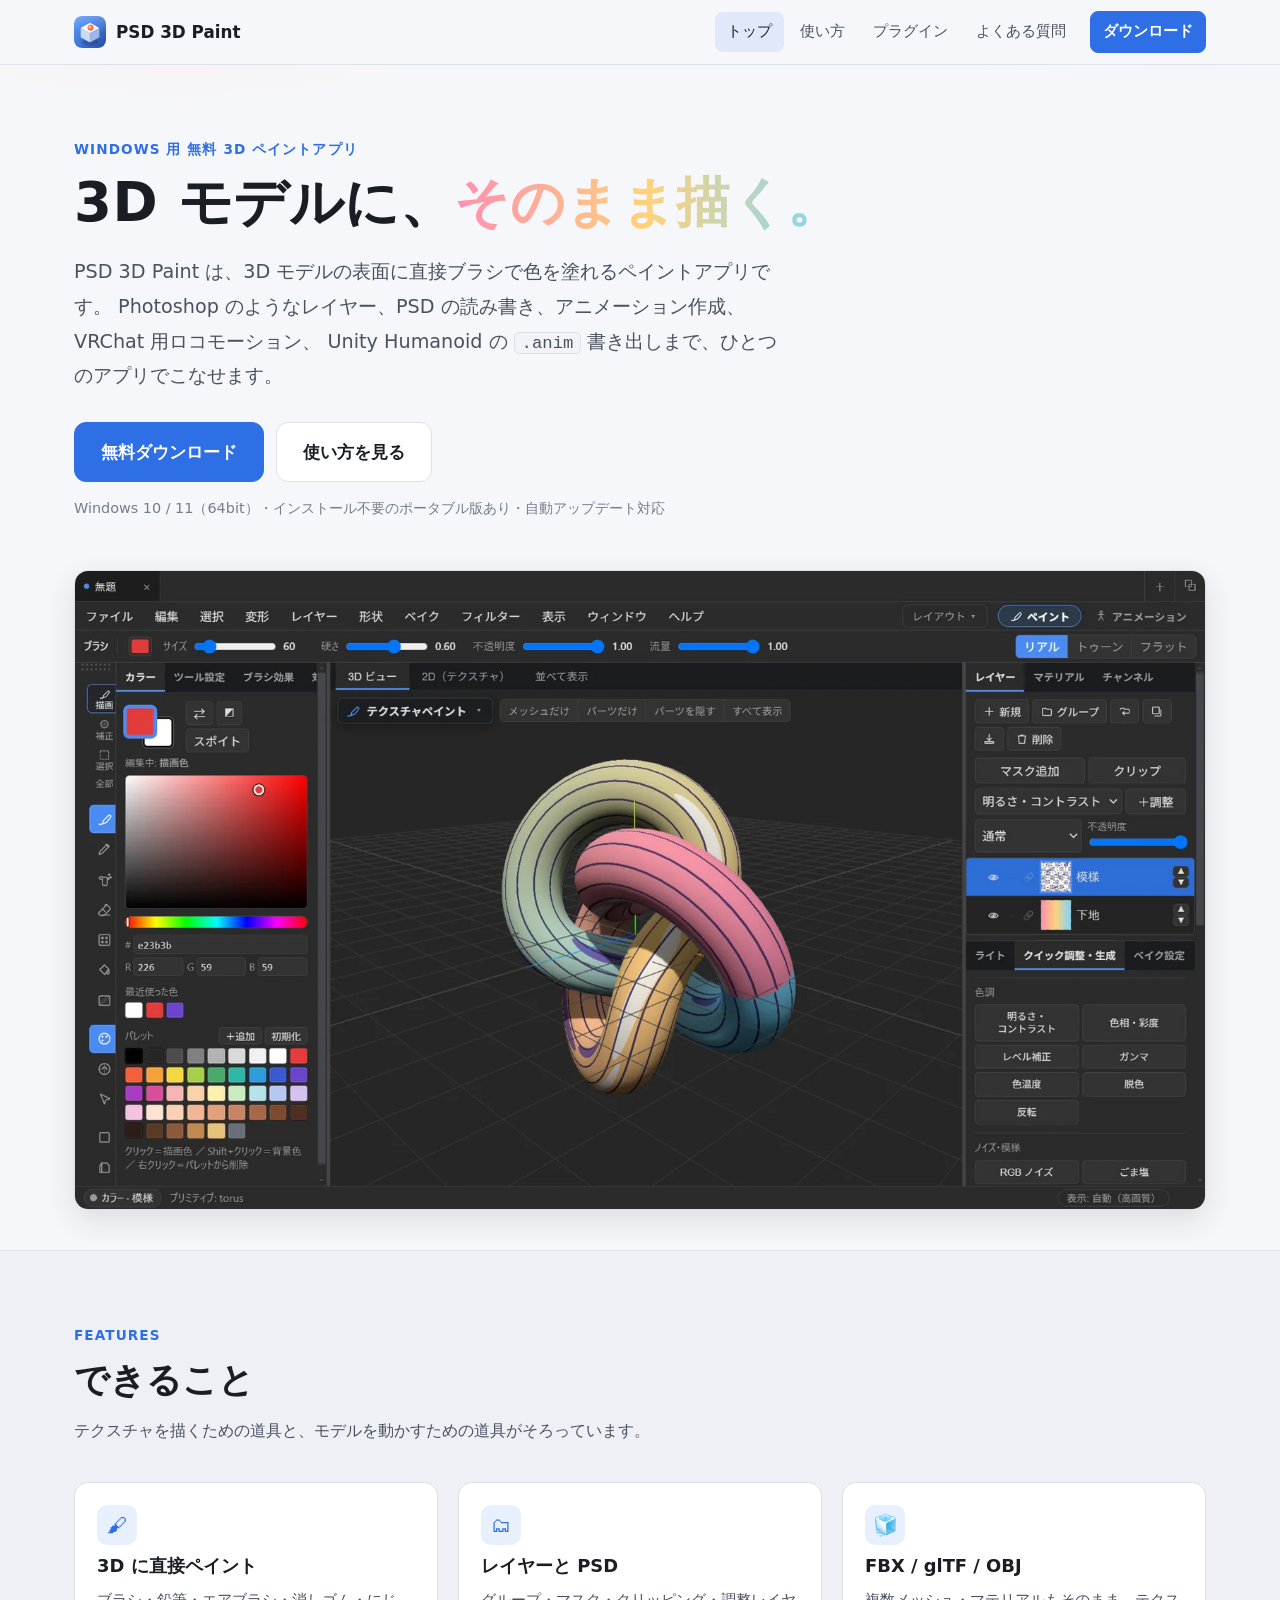
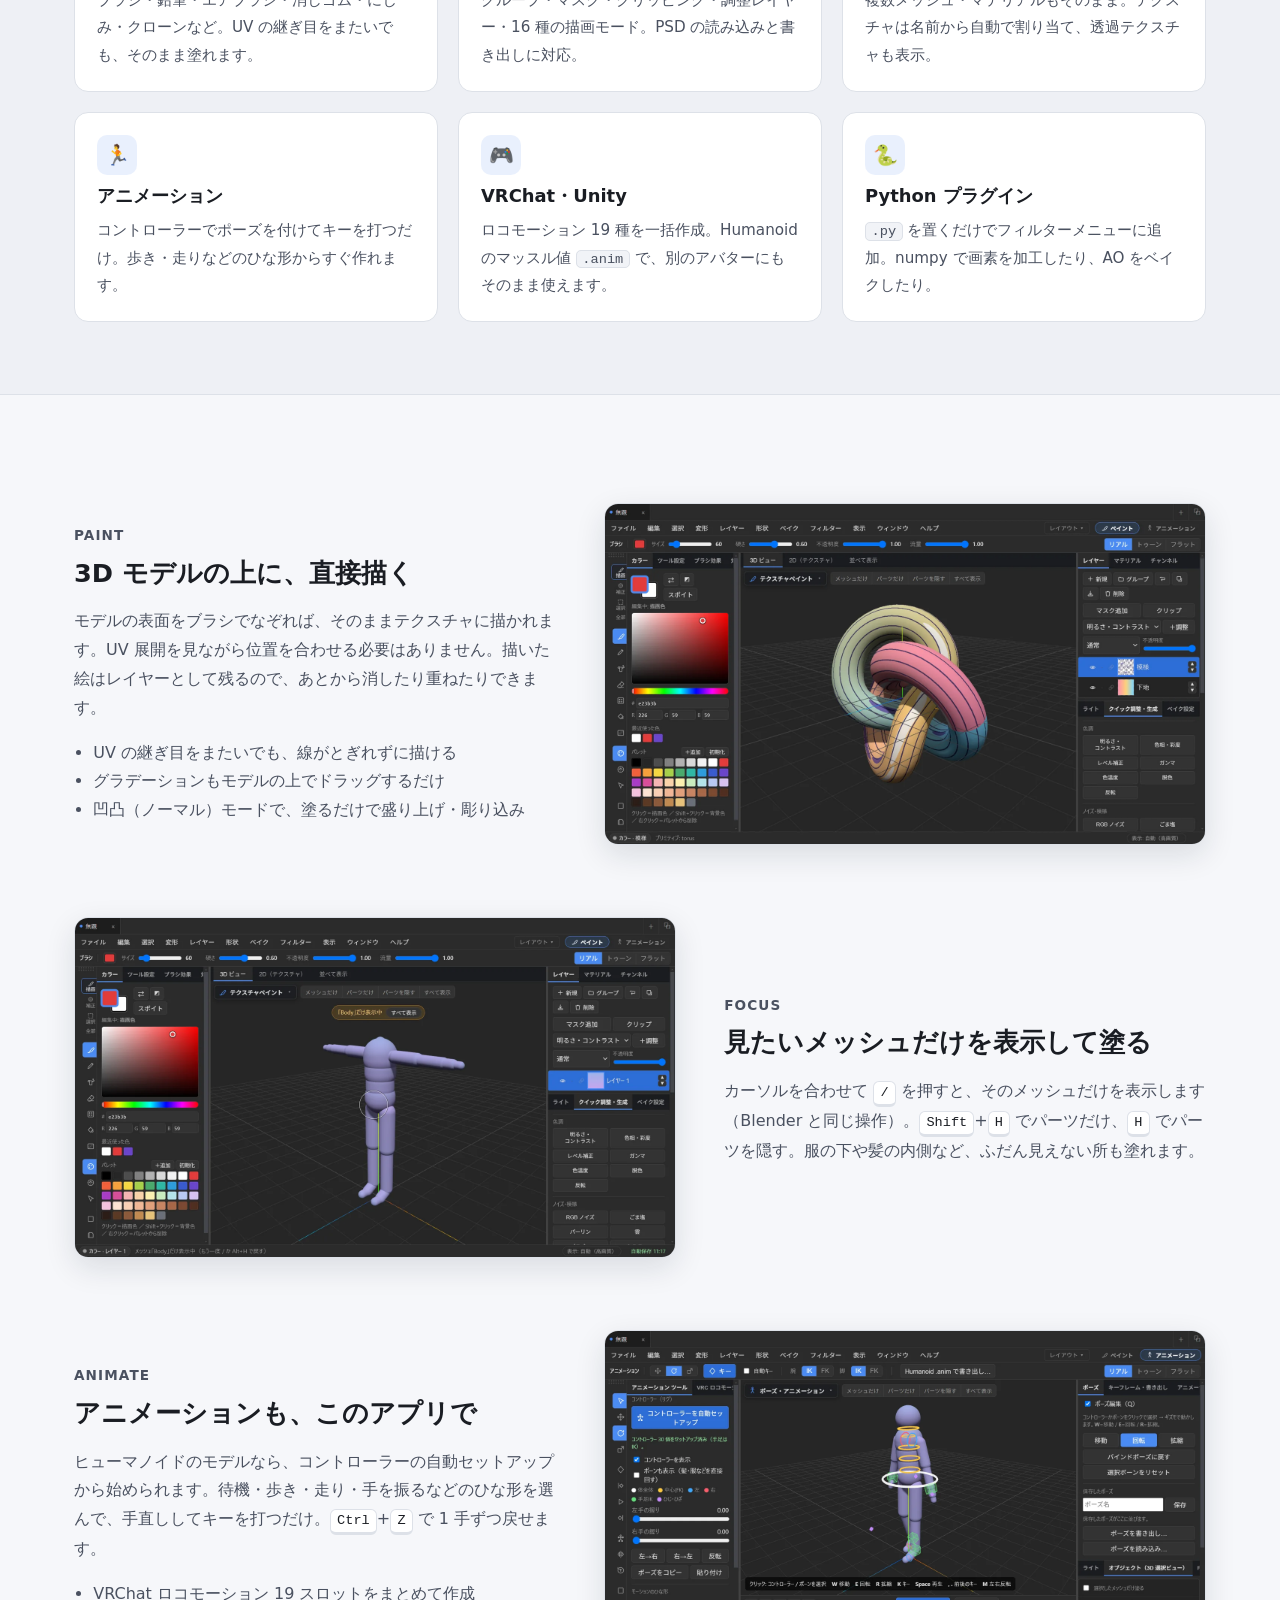
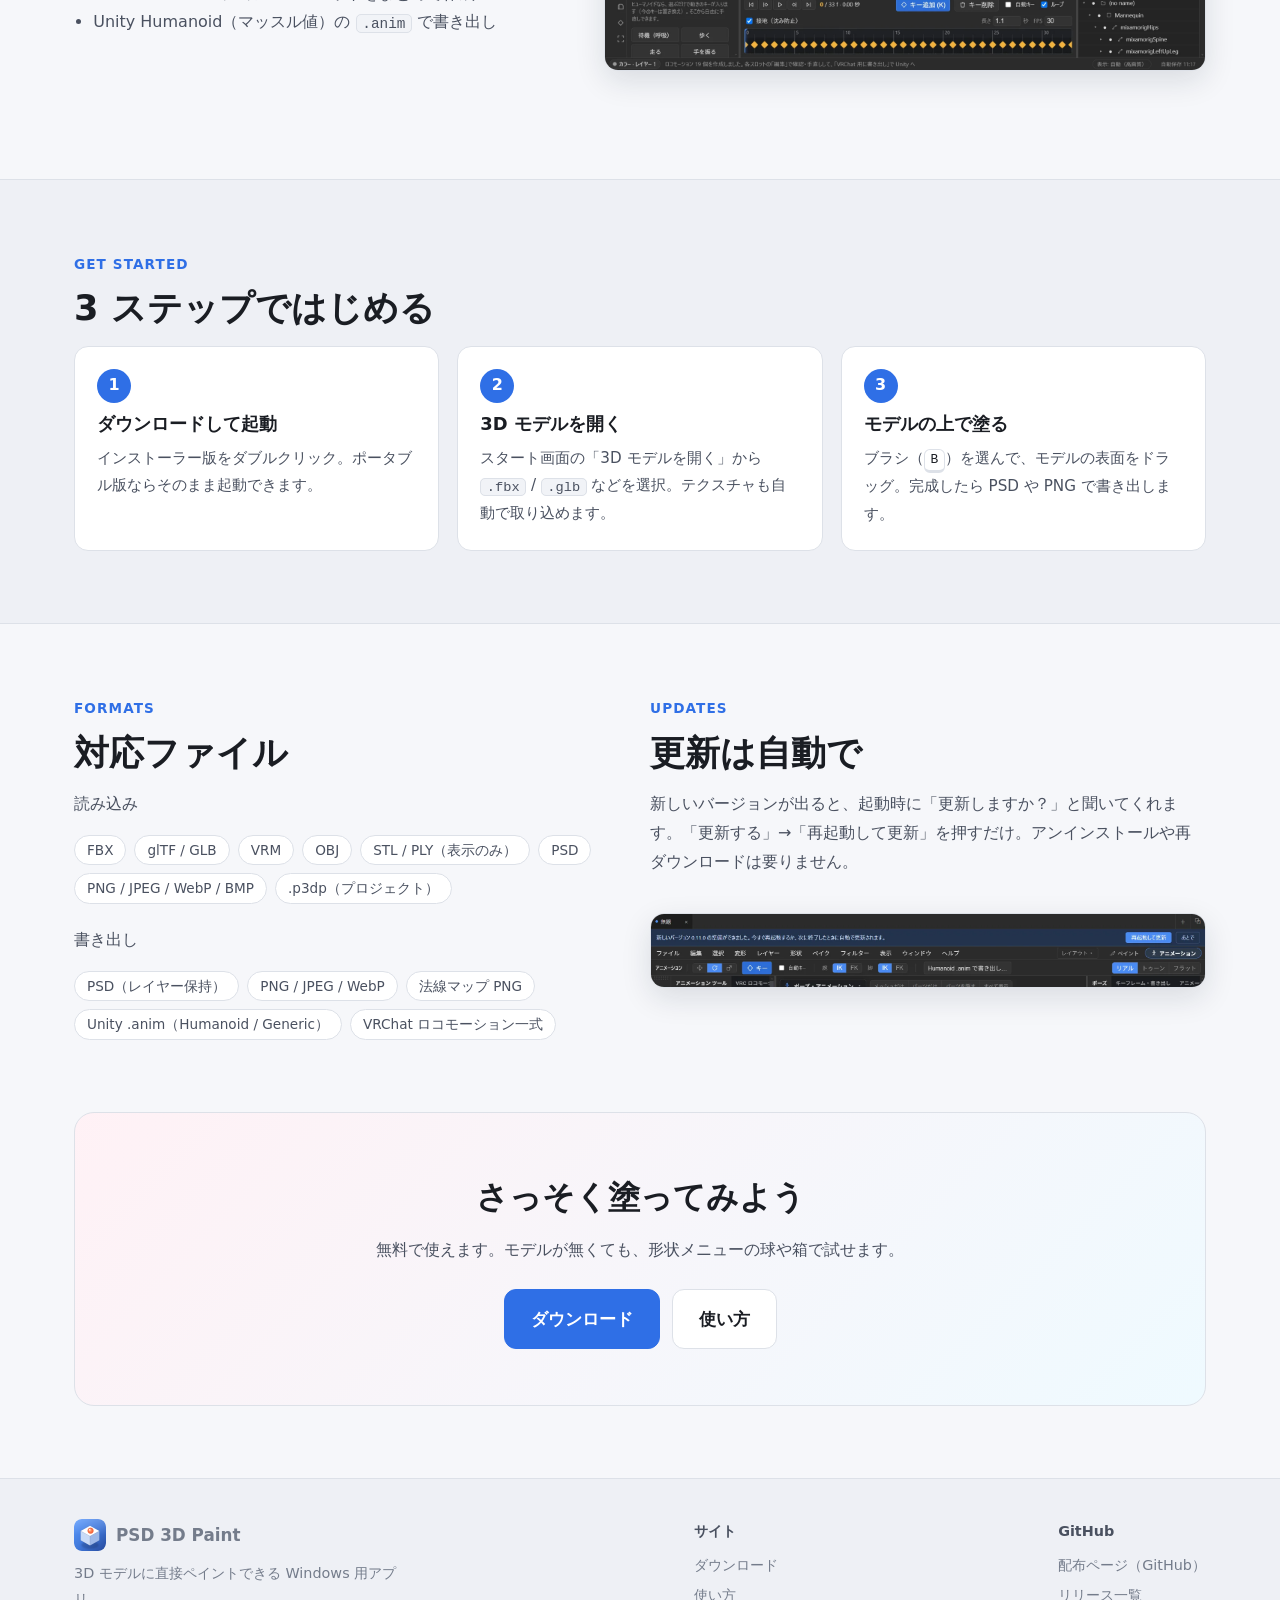
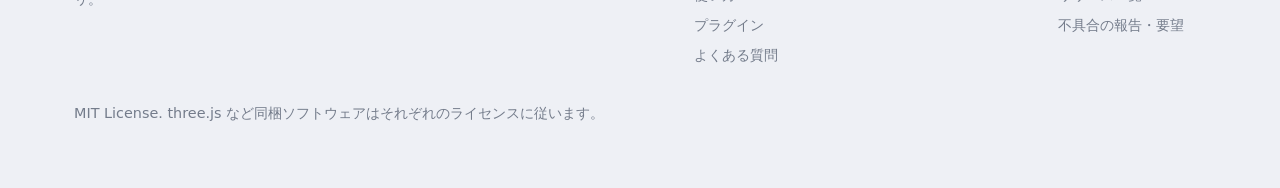
<file: index.html>
<!doctype html>
<html lang="ja">
<head>
  <meta charset="utf-8" />
  <meta name="viewport" content="width=device-width, initial-scale=1" />
  <title>PSD 3D Paint — 3D モデルに直接ペイント</title>
  <meta name="description" content="PSD 3D Paint は 3D モデルにテクスチャを直接塗れる無料の Windows アプリ。レイヤー・PSD 対応、アニメーション作成、VRChat ロコモーション、Unity Humanoid .anim 書き出し、Python プラグイン。" />
  <meta property="og:title" content="PSD 3D Paint — 3D モデルに直接ペイント" />
  <meta property="og:description" content="3D モデルに直接塗れる。レイヤー・PSD・アニメーション・VRChat・Unity 対応の無料ペイントアプリ。" />
  <meta property="og:type" content="website" />
  <meta property="og:image" content="images/og.jpg" />
  <meta name="twitter:card" content="summary_large_image" />
  <link rel="icon" href="images/favicon.png" />
  <link rel="stylesheet" href="assets/style.css" />
</head>
<body>
  <header class="site-header">
    <div class="wrap">
      <a class="brand" href="index.html"><img data-img="icon" src="images/icon-256.png" alt="" />PSD 3D Paint</a>
      <button class="nav-toggle" aria-label="メニュー" aria-expanded="false">☰</button>
      <nav class="nav">
        <a href="index.html" class="active">トップ</a>
        <a href="guide.html">使い方</a>
        <a href="plugins.html">プラグイン</a>
        <a href="faq.html">よくある質問</a>
        <a class="btn primary" href="download.html">ダウンロード</a>
      </nav>
    </div>
  </header>

  <main>
    <section class="hero">
      <div class="wrap">
        <p class="eyebrow">Windows 用 無料 3D ペイントアプリ</p>
        <h1>3D モデルに、<span class="grad">そのまま描く。</span></h1>
        <p class="lead">
          PSD 3D Paint は、3D モデルの表面に直接ブラシで色を塗れるペイントアプリです。
          Photoshop のようなレイヤー、PSD の読み書き、アニメーション作成、VRChat 用ロコモーション、
          Unity Humanoid の <code>.anim</code> 書き出しまで、ひとつのアプリでこなせます。
        </p>
        <div class="btn-row">
          <a class="btn primary big" href="download.html">無料ダウンロード</a>
          <a class="btn big" href="guide.html">使い方を見る</a>
        </div>
        <p class="meta">Windows 10 / 11（64bit）・インストール不要のポータブル版あり・自動アップデート対応</p>
        <div class="hero-shot shot">
          <img data-img="hero" src="images/hero-paint.webp" width="1600" height="904" alt="PSD 3D Paint のペイント画面。中央の 3D ビューにグラデーションと模様が塗られた結び目の形のモデル、左にカラーパネル、右にレイヤーパネル。" />
        </div>
      </div>
    </section>

    <section class="block alt">
      <div class="wrap">
        <p class="eyebrow">Features</p>
        <h2 class="title">できること</h2>
        <p class="sub">テクスチャを描くための道具と、モデルを動かすための道具がそろっています。</p>
        <div class="grid c3">
          <div class="card"><div class="ico">🖌</div><h3>3D に直接ペイント</h3><p>ブラシ・鉛筆・エアブラシ・消しゴム・にじみ・クローンなど。UV の継ぎ目をまたいでも、そのまま塗れます。</p></div>
          <div class="card"><div class="ico">🗂</div><h3>レイヤーと PSD</h3><p>グループ・マスク・クリッピング・調整レイヤー・16 種の描画モード。PSD の読み込みと書き出しに対応。</p></div>
          <div class="card"><div class="ico">🧊</div><h3>FBX / glTF / OBJ</h3><p>複数メッシュ・マテリアルもそのまま。テクスチャは名前から自動で割り当て、透過テクスチャも表示。</p></div>
          <div class="card"><div class="ico">🏃</div><h3>アニメーション</h3><p>コントローラーでポーズを付けてキーを打つだけ。歩き・走りなどのひな形からすぐ作れます。</p></div>
          <div class="card"><div class="ico">🎮</div><h3>VRChat・Unity</h3><p>ロコモーション 19 種を一括作成。Humanoid のマッスル値 <code>.anim</code> で、別のアバターにもそのまま使えます。</p></div>
          <div class="card"><div class="ico">🐍</div><h3>Python プラグイン</h3><p><code>.py</code> を置くだけでフィルターメニューに追加。numpy で画素を加工したり、AO をベイクしたり。</p></div>
        </div>
      </div>
    </section>

    <section class="block">
      <div class="wrap">
        <div class="feature">
          <div class="text">
            <p class="eyebrow">Paint</p>
            <h3>3D モデルの上に、直接描く</h3>
            <p>モデルの表面をブラシでなぞれば、そのままテクスチャに描かれます。UV 展開を見ながら位置を合わせる必要はありません。描いた絵はレイヤーとして残るので、あとから消したり重ねたりできます。</p>
            <ul>
              <li>UV の継ぎ目をまたいでも、線がとぎれずに描ける</li>
              <li>グラデーションもモデルの上でドラッグするだけ</li>
              <li>凹凸（ノーマル）モードで、塗るだけで盛り上げ・彫り込み</li>
            </ul>
          </div>
          <div class="shot"><img data-img="paint" src="images/hero-paint.webp" width="1600" height="904" loading="lazy" alt="3D モデルに直接ペイントしている画面" /></div>
        </div>

        <div class="feature rev">
          <div class="text">
            <p class="eyebrow">Focus</p>
            <h3>見たいメッシュだけを表示して塗る</h3>
            <p>カーソルを合わせて <kbd>/</kbd> を押すと、そのメッシュだけを表示します（Blender と同じ操作）。<kbd>Shift</kbd>+<kbd>H</kbd> でパーツだけ、<kbd>H</kbd> でパーツを隠す。服の下や髪の内側など、ふだん見えない所も塗れます。</p>
          </div>
          <div class="shot"><img data-img="isolate" src="images/isolate-mesh.webp" width="1600" height="904" loading="lazy" alt="メッシュ「Body」だけを表示している 3D ビュー" /></div>
        </div>

        <div class="feature">
          <div class="text">
            <p class="eyebrow">Animate</p>
            <h3>アニメーションも、このアプリで</h3>
            <p>ヒューマノイドのモデルなら、コントローラーの自動セットアップから始められます。待機・歩き・走り・手を振るなどのひな形を選んで、手直ししてキーを打つだけ。<kbd>Ctrl</kbd>+<kbd>Z</kbd> で 1 手ずつ戻せます。</p>
            <ul>
              <li>VRChat ロコモーション 19 スロットをまとめて作成</li>
              <li>Unity Humanoid（マッスル値）の <code>.anim</code> で書き出し</li>
            </ul>
          </div>
          <div class="shot"><img data-img="anim" src="images/anim-workspace.webp" width="1600" height="904" loading="lazy" alt="アニメーション ワークスペース。人形のモデルが歩くポーズで、下にキーフレームのタイムライン" /></div>
        </div>
      </div>
    </section>

    <section class="block alt">
      <div class="wrap">
        <p class="eyebrow">Get started</p>
        <h2 class="title">3 ステップではじめる</h2>
        <div class="steps">
          <div class="card"><h3>ダウンロードして起動</h3><p>インストーラー版をダブルクリック。ポータブル版ならそのまま起動できます。</p></div>
          <div class="card"><h3>3D モデルを開く</h3><p>スタート画面の「3D モデルを開く」から <code>.fbx</code> / <code>.glb</code> などを選択。テクスチャも自動で取り込めます。</p></div>
          <div class="card"><h3>モデルの上で塗る</h3><p>ブラシ（<kbd>B</kbd>）を選んで、モデルの表面をドラッグ。完成したら PSD や PNG で書き出します。</p></div>
        </div>
      </div>
    </section>

    <section class="block">
      <div class="wrap">
        <div class="grid c2">
          <div>
            <p class="eyebrow">Formats</p>
            <h2 class="title">対応ファイル</h2>
            <p class="sub" style="margin-bottom:16px">読み込み</p>
            <div class="tags">
              <span class="tag">FBX</span><span class="tag">glTF / GLB</span><span class="tag">VRM</span><span class="tag">OBJ</span><span class="tag">STL / PLY（表示のみ）</span>
              <span class="tag">PSD</span><span class="tag">PNG / JPEG / WebP / BMP</span><span class="tag">.p3dp（プロジェクト）</span>
            </div>
            <p class="sub" style="margin:22px 0 16px">書き出し</p>
            <div class="tags">
              <span class="tag">PSD（レイヤー保持）</span><span class="tag">PNG / JPEG / WebP</span><span class="tag">法線マップ PNG</span>
              <span class="tag">Unity .anim（Humanoid / Generic）</span><span class="tag">VRChat ロコモーション一式</span>
            </div>
          </div>
          <div>
            <p class="eyebrow">Updates</p>
            <h2 class="title">更新は自動で</h2>
            <p class="sub">新しいバージョンが出ると、起動時に「更新しますか？」と聞いてくれます。「更新する」→「再起動して更新」を押すだけ。アンインストールや再ダウンロードは要りません。</p>
            <div class="shot"><img data-img="update" src="images/update-banner.webp" width="1600" height="211" loading="lazy" alt="「新しいバージョンの準備ができました」と表示された更新バー" /></div>
          </div>
        </div>
      </div>
    </section>

    <section class="block" style="padding-top:0">
      <div class="wrap">
        <div class="cta">
          <h2>さっそく塗ってみよう</h2>
          <p>無料で使えます。モデルが無くても、形状メニューの球や箱で試せます。</p>
          <div class="btn-row">
            <a class="btn primary big" href="download.html">ダウンロード</a>
            <a class="btn big" href="guide.html">使い方</a>
          </div>
        </div>
      </div>
    </section>
  </main>

  <footer class="site-footer">
    <div class="wrap">
      <div class="cols">
        <div>
          <a class="brand" href="index.html"><img data-img="icon" src="images/icon-256.png" alt="" />PSD 3D Paint</a>
          <p style="margin:10px 0 0;max-width:340px">3D モデルに直接ペイントできる Windows 用アプリ。</p>
        </div>
        <div><h4>サイト</h4><ul><li><a href="download.html">ダウンロード</a></li><li><a href="guide.html">使い方</a></li><li><a href="plugins.html">プラグイン</a></li><li><a href="faq.html">よくある質問</a></li></ul></div>
        <div><h4>GitHub</h4><ul><li><a class="gh-link" data-gh="repo">配布ページ（GitHub）</a></li><li><a class="gh-link" data-gh="releases">リリース一覧</a></li><li><a class="gh-link" data-gh="issues">不具合の報告・要望</a></li></ul></div>
      </div>
      <p class="fine">MIT License. three.js など同梱ソフトウェアはそれぞれのライセンスに従います。</p>
    </div>
  </footer>
  <script src="assets/config.js"></script>
  <script src="assets/images.js"></script>
  <script src="assets/site.js"></script>
</body>
</html>
</file>
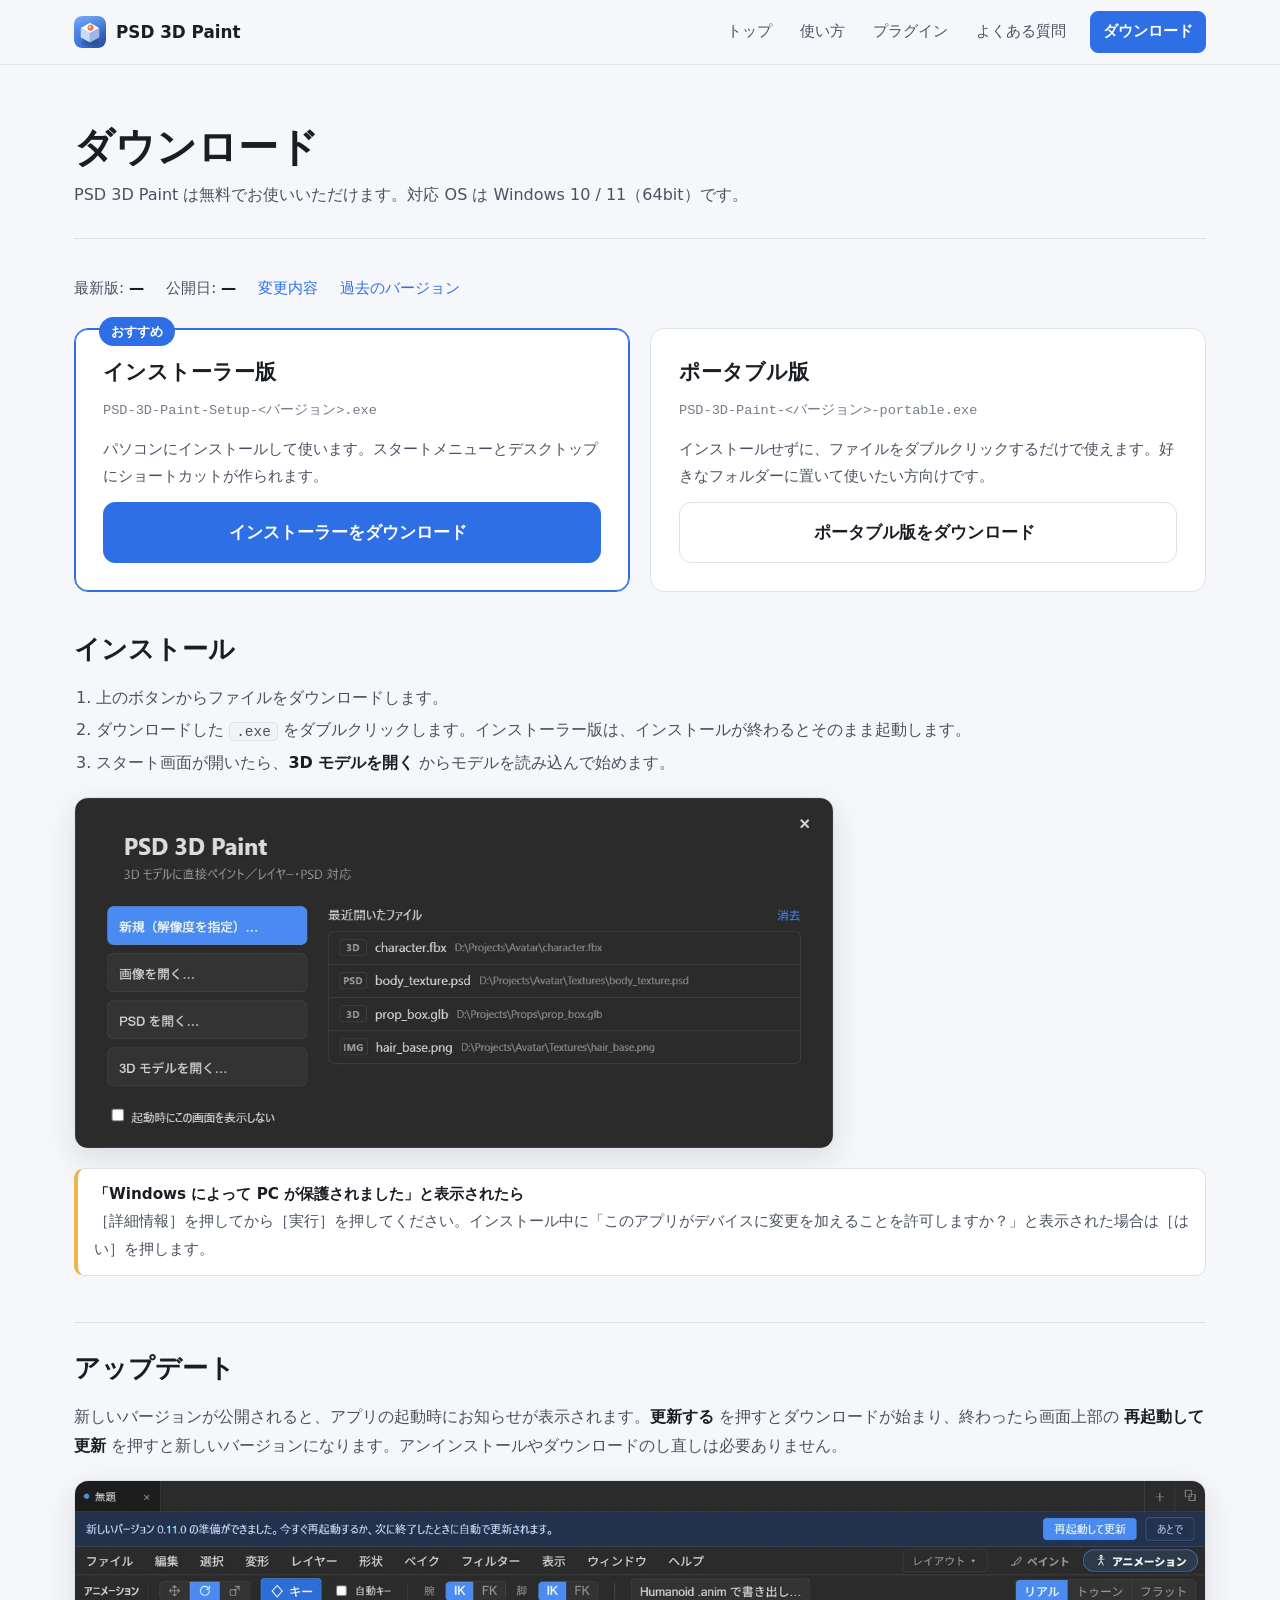
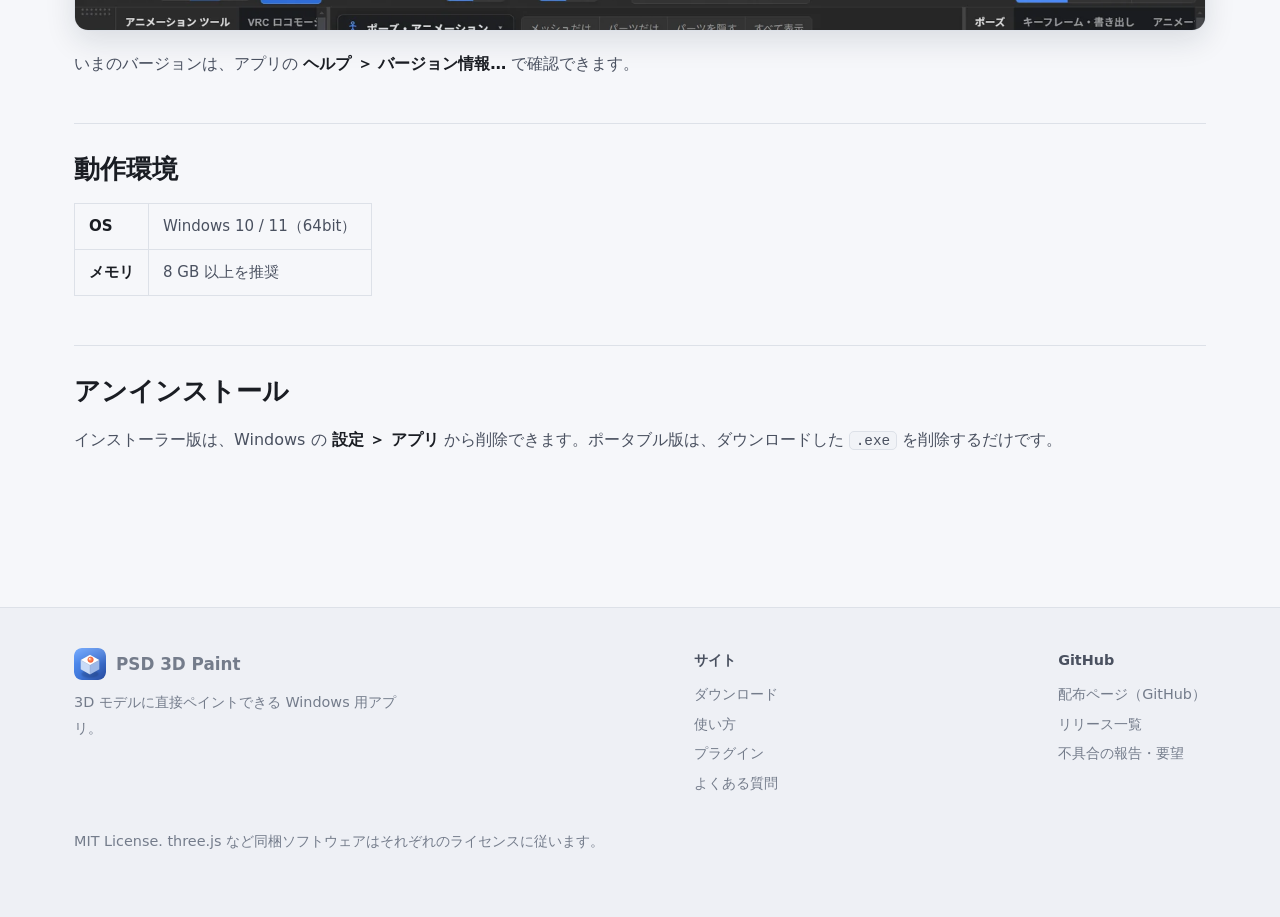
<file: download.html>
<!doctype html>
<html lang="ja">
<head>
  <meta charset="utf-8" />
  <meta name="viewport" content="width=device-width, initial-scale=1" />
  <title>ダウンロード — PSD 3D Paint</title>
  <meta name="description" content="PSD 3D Paint の最新版をダウンロード（Windows 10 / 11）。インストーラー版とポータブル版があります。" />
  <meta property="og:title" content="ダウンロード — PSD 3D Paint" />
  <meta property="og:image" content="images/og.jpg" />
  <link rel="icon" href="images/favicon.png" />
  <link rel="stylesheet" href="assets/style.css" />
</head>
<body>
  <header class="site-header">
    <div class="wrap">
      <a class="brand" href="index.html"><img data-img="icon" src="images/icon-256.png" alt="" />PSD 3D Paint</a>
      <button class="nav-toggle" aria-label="メニュー" aria-expanded="false">☰</button>
      <nav class="nav">
        <a href="index.html">トップ</a>
        <a href="guide.html">使い方</a>
        <a href="plugins.html">プラグイン</a>
        <a href="faq.html">よくある質問</a>
        <a class="btn primary" href="download.html">ダウンロード</a>
      </nav>
    </div>
  </header>

  <main class="wrap">
    <div class="page-head">
      <h1>ダウンロード</h1>
      <p>PSD 3D Paint は無料でお使いいただけます。対応 OS は Windows 10 / 11（64bit）です。</p>
    </div>

    <section style="padding:36px 0 20px">
      <div class="notice" data-if-unconfigured>
        ただいま準備中です。公開されると、このページから最新版をダウンロードできます。
      </div>
      <div class="release-info">
        <span>最新版: <b data-release="version">—</b></span>
        <span>公開日: <b data-release="date">—</b></span>
        <a data-release="notes" class="gh-link" data-gh="latest">変更内容</a>
        <a class="gh-link" data-gh="releases">過去のバージョン</a>
      </div>

      <div class="dl-grid">
        <div class="card dl-card recommended">
          <span class="badge">おすすめ</span>
          <h3 style="font-size:1.3rem">インストーラー版</h3>
          <p class="file" data-file="setup">PSD-3D-Paint-Setup-&lt;バージョン&gt;.exe</p>
          <p>パソコンにインストールして使います。スタートメニューとデスクトップにショートカットが作られます。</p>
          <a class="btn primary big" data-asset="setup">インストーラーをダウンロード <small data-size></small></a>
        </div>
        <div class="card dl-card">
          <h3 style="font-size:1.3rem">ポータブル版</h3>
          <p class="file" data-file="portable">PSD-3D-Paint-&lt;バージョン&gt;-portable.exe</p>
          <p>インストールせずに、ファイルをダブルクリックするだけで使えます。好きなフォルダーに置いて使いたい方向けです。</p>
          <a class="btn big" data-asset="portable">ポータブル版をダウンロード <small data-size></small></a>
        </div>
      </div>
    </section>

    <div class="docs" style="grid-template-columns:1fr;padding-top:20px">
      <div class="content">
        <section id="install">
          <h2>インストール</h2>
          <ol>
            <li>上のボタンからファイルをダウンロードします。</li>
            <li>ダウンロードした <code>.exe</code> をダブルクリックします。インストーラー版は、インストールが終わるとそのまま起動します。</li>
            <li>スタート画面が開いたら、<strong>3D モデルを開く</strong> からモデルを読み込んで始めます。</li>
          </ol>
          <figure class="shot mid"><img data-img="welcome" src="images/welcome.webp" width="1080" height="498" loading="lazy" alt="スタート画面" /></figure>
          <div class="warn">
            <strong>「Windows によって PC が保護されました」と表示されたら</strong><br />
            ［詳細情報］を押してから［実行］を押してください。インストール中に「このアプリがデバイスに変更を加えることを許可しますか？」と表示された場合は［はい］を押します。
          </div>
        </section>

        <section id="update">
          <h2>アップデート</h2>
          <p>新しいバージョンが公開されると、アプリの起動時にお知らせが表示されます。<strong>更新する</strong> を押すとダウンロードが始まり、終わったら画面上部の <strong>再起動して更新</strong> を押すと新しいバージョンになります。アンインストールやダウンロードのし直しは必要ありません。</p>
          <figure class="shot"><img data-img="update" src="images/update-banner.webp" width="1600" height="211" loading="lazy" alt="アップデートのお知らせ" /></figure>
          <p>いまのバージョンは、アプリの <strong>ヘルプ ＞ バージョン情報…</strong> で確認できます。</p>
        </section>

        <section id="requirements">
          <h2>動作環境</h2>
          <table>
            <tbody>
              <tr><th>OS</th><td>Windows 10 / 11（64bit）</td></tr>
              <tr><th>メモリ</th><td>8 GB 以上を推奨</td></tr>
            </tbody>
          </table>
        </section>

        <section id="uninstall">
          <h2>アンインストール</h2>
          <p>インストーラー版は、Windows の <strong>設定 ＞ アプリ</strong> から削除できます。ポータブル版は、ダウンロードした <code>.exe</code> を削除するだけです。</p>
        </section>
      </div>
    </div>
  </main>

  <footer class="site-footer">
    <div class="wrap">
      <div class="cols">
        <div>
          <a class="brand" href="index.html"><img data-img="icon" src="images/icon-256.png" alt="" />PSD 3D Paint</a>
          <p style="margin:10px 0 0;max-width:340px">3D モデルに直接ペイントできる Windows 用アプリ。</p>
        </div>
        <div><h4>サイト</h4><ul><li><a href="download.html">ダウンロード</a></li><li><a href="guide.html">使い方</a></li><li><a href="plugins.html">プラグイン</a></li><li><a href="faq.html">よくある質問</a></li></ul></div>
        <div><h4>GitHub</h4><ul><li><a class="gh-link" data-gh="repo">配布ページ（GitHub）</a></li><li><a class="gh-link" data-gh="releases">リリース一覧</a></li><li><a class="gh-link" data-gh="issues">不具合の報告・要望</a></li></ul></div>
      </div>
      <p class="fine">MIT License. three.js など同梱ソフトウェアはそれぞれのライセンスに従います。</p>
    </div>
  </footer>
  <script src="assets/config.js"></script>
  <script src="assets/images.js"></script>
  <script src="assets/site.js"></script>
</body>
</html>
</file>
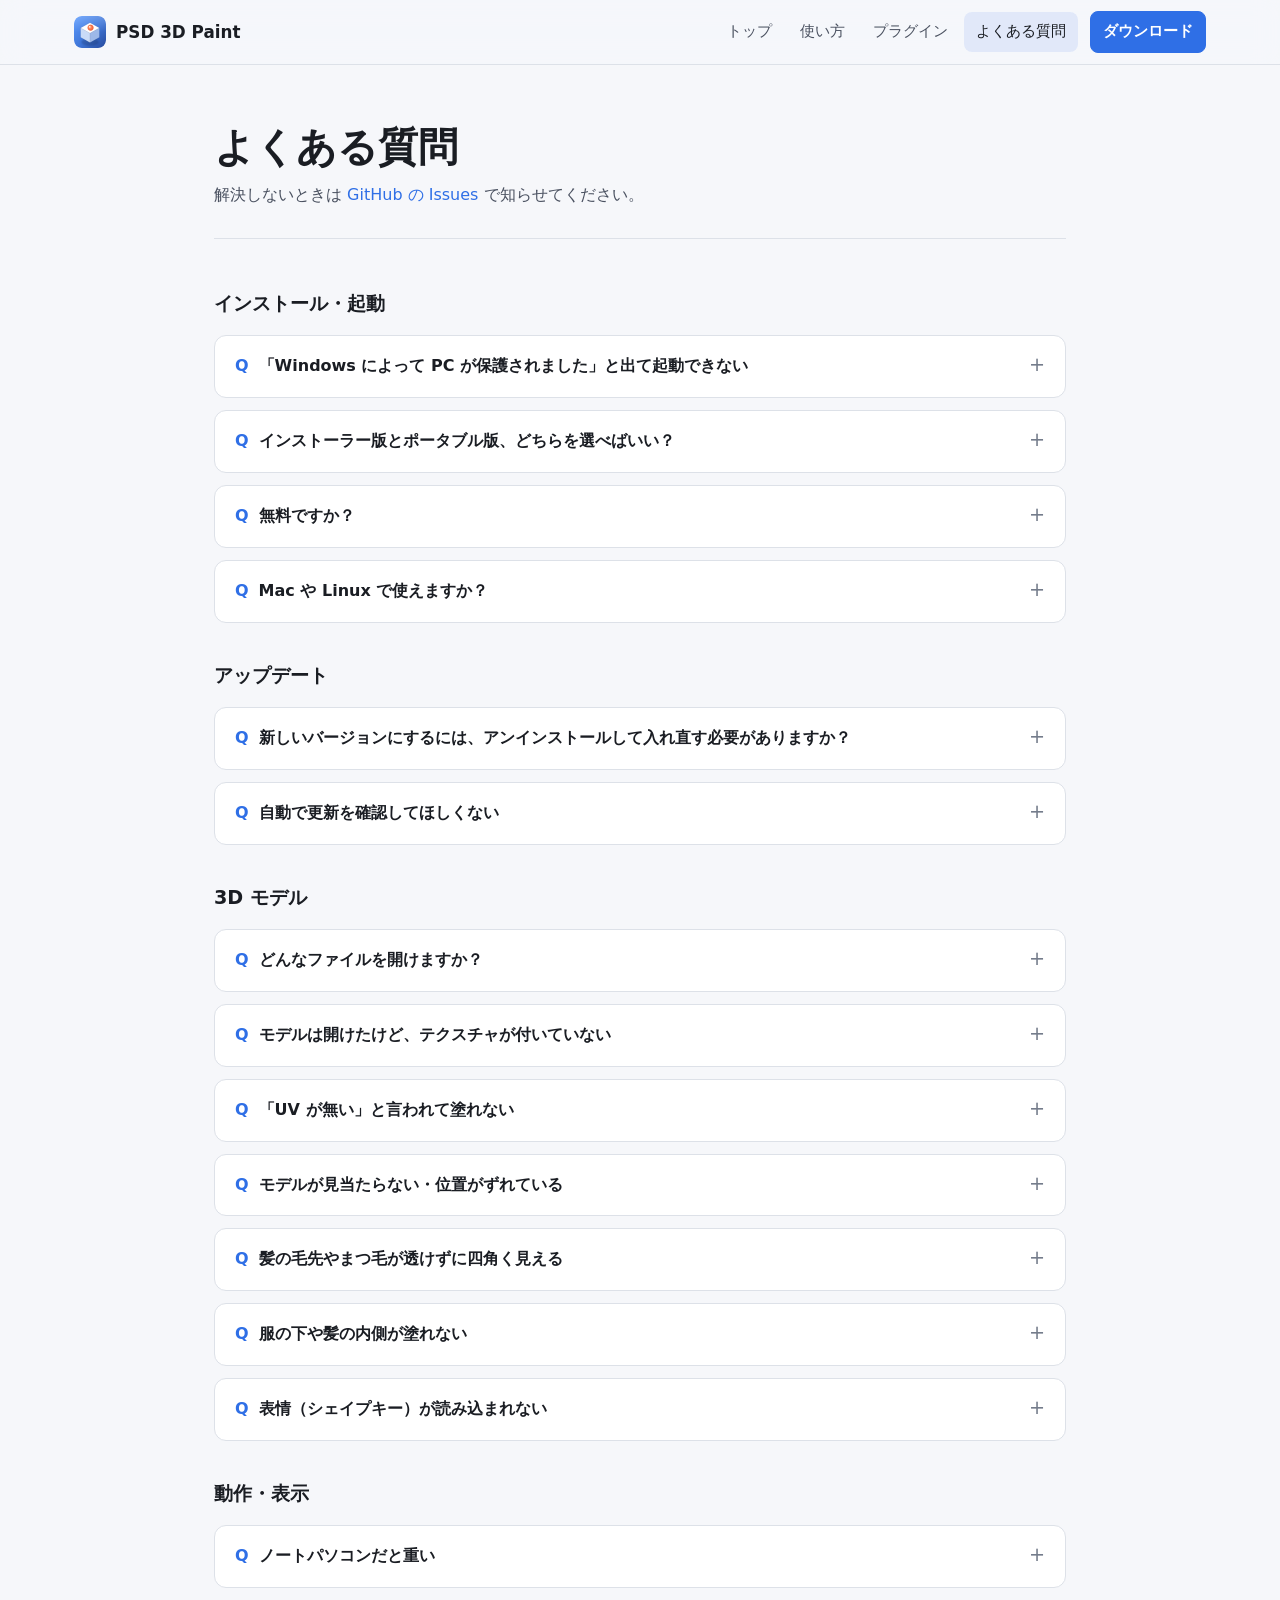
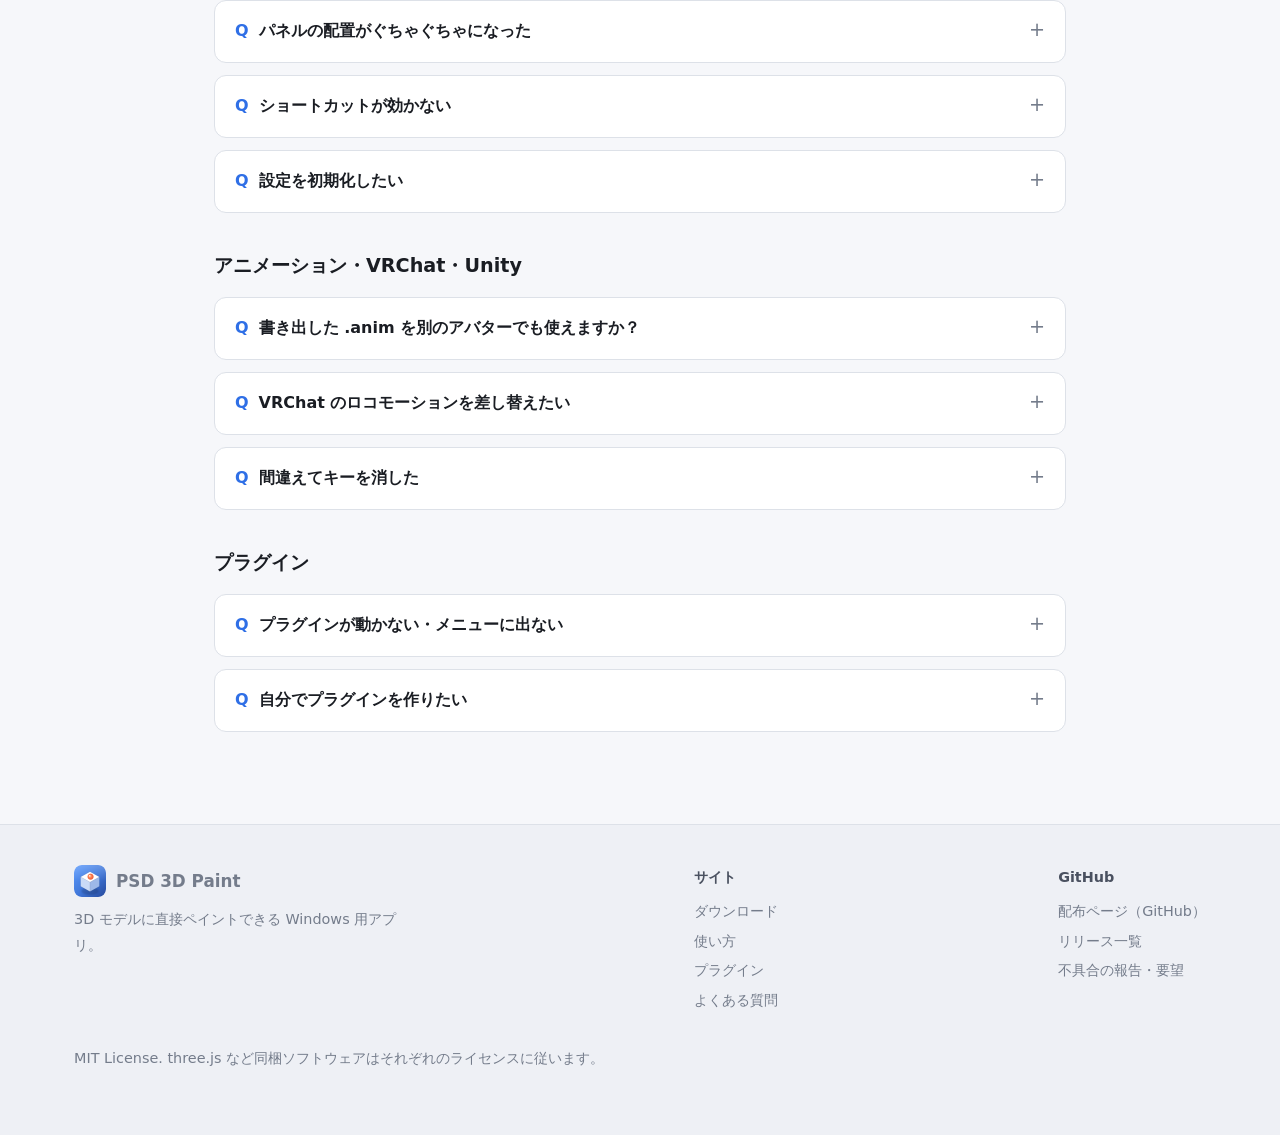
<file: faq.html>
<!doctype html>
<html lang="ja">
<head>
  <meta charset="utf-8" />
  <meta name="viewport" content="width=device-width, initial-scale=1" />
  <title>よくある質問 — PSD 3D Paint</title>
  <meta name="description" content="PSD 3D Paint のよくある質問。起動時の警告、モデルが読み込めない、重い、透過、アップデート、VRChat など。" />
  <meta property="og:title" content="よくある質問 — PSD 3D Paint" />
  <meta property="og:image" content="images/og.jpg" />
  <link rel="icon" href="images/favicon.png" />
  <link rel="stylesheet" href="assets/style.css" />
</head>
<body>
  <header class="site-header">
    <div class="wrap">
      <a class="brand" href="index.html"><img data-img="icon" src="images/icon-256.png" alt="" />PSD 3D Paint</a>
      <button class="nav-toggle" aria-label="メニュー" aria-expanded="false">☰</button>
      <nav class="nav">
        <a href="index.html">トップ</a>
        <a href="guide.html">使い方</a>
        <a href="plugins.html">プラグイン</a>
        <a href="faq.html" class="active">よくある質問</a>
        <a class="btn primary" href="download.html">ダウンロード</a>
      </nav>
    </div>
  </header>

  <main class="wrap" style="max-width:900px">
    <div class="page-head">
      <h1>よくある質問</h1>
      <p>解決しないときは <a class="gh-link" data-gh="issues">GitHub の Issues</a> で知らせてください。</p>
    </div>

    <div style="padding:12px 0 80px">
      <h2 class="faq-group">インストール・起動</h2>
      <details class="qa"><summary>「Windows によって PC が保護されました」と出て起動できない</summary>
        <div class="a"><p>コード署名をしていないため、Windows SmartScreen の警告が出ます。<strong>［詳細情報］→［実行］</strong> で起動できます。</p></div></details>
      <details class="qa"><summary>インストーラー版とポータブル版、どちらを選べばいい？</summary>
        <div class="a"><p>迷ったら <strong>インストーラー版</strong>。スタートメニューに登録され、更新も終了時に自動で適用されます。USB メモリで持ち歩きたい、インストールしたくない場合はポータブル版を選んでください。どちらも自動アップデートに対応しています。</p></div></details>
      <details class="qa"><summary>無料ですか？</summary>
        <div class="a"><p>無料です。</p></div></details>
      <details class="qa"><summary>Mac や Linux で使えますか？</summary>
        <div class="a"><p>いまは Windows 10 / 11（64bit）用だけです。</p></div></details>

      <h2 class="faq-group">アップデート</h2>
      <details class="qa"><summary>新しいバージョンにするには、アンインストールして入れ直す必要がありますか？</summary>
        <div class="a"><p>いいえ。起動時に新しいバージョンがあると「更新しますか？」と表示されるので、<strong>更新する</strong> → <strong>再起動して更新</strong> を押すだけです。いまのバージョンは ヘルプ ＞ バージョン情報… で確認できます。</p></div></details>
      <details class="qa"><summary>自動で更新を確認してほしくない</summary>
        <div class="a"><p><strong>ヘルプ ＞ 起動時に自動で更新を確認</strong> のチェックを外してください。<strong>ヘルプ ＞ 更新を確認…</strong> でいつでも手動で確認できます。</p></div></details>

      <h2 class="faq-group">3D モデル</h2>
      <details class="qa"><summary>どんなファイルを開けますか？</summary>
        <div class="a"><p>FBX / glTF・GLB / VRM / OBJ / STL / PLY です。STL と PLY は UV を持たないので表示だけで、塗れません。<code>.gltf</code> は外部ファイル（<code>.bin</code> や画像）を参照していると読めないので、<code>.glb</code> で書き出してください。</p></div></details>
      <details class="qa"><summary>モデルは開けたけど、テクスチャが付いていない</summary>
        <div class="a"><p>モデルと同じフォルダー（または FBX フォルダーの親）にテクスチャ画像があれば、開いたときに割り当て画面が出ます。出なかった場合や選び直したい場合は <strong>ファイル ＞ モデルのテクスチャを取り込む</strong> を使ってください。<a href="guide.html#textures">詳しくはこちら</a>。</p></div></details>
      <details class="qa"><summary>「UV が無い」と言われて塗れない</summary>
        <div class="a"><p>UV 展開されていないメッシュは塗れません。Blender などで UV 展開してから <code>.glb</code> / <code>.fbx</code> で書き出してください。</p></div></details>
      <details class="qa"><summary>モデルが見当たらない・位置がずれている</summary>
        <div class="a"><p>テンキーの <kbd>.</kbd> で全体を表示します。読み込み時に中心を原点に合わせ、底面がグリッドに乗るように自動で配置しています。</p></div></details>
      <details class="qa"><summary>髪の毛先やまつ毛が透けずに四角く見える</summary>
        <div class="a"><p>マテリアルパネルの <strong>透過</strong> を「切り抜き」にしてみてください。既定の「自動」は、透明な画素があれば透かします。透過マスク（白 = 見える、黒 = 透明）を使うモデルは、テクスチャの取り込み画面でマスク画像も選んでください。</p></div></details>
      <details class="qa"><summary>服の下や髪の内側が塗れない</summary>
        <div class="a"><p>塗りたいメッシュにカーソルを合わせて <kbd>/</kbd>（そのメッシュだけ表示）や <kbd>Shift</kbd>+<kbd>H</kbd>（そのパーツだけ表示）を押してください。隠した部分は塗りの対象から外れます。<a href="guide.html#isolate">詳しくはこちら</a>。</p></div></details>
      <details class="qa"><summary>表情（シェイプキー）が読み込まれない</summary>
        <div class="a"><p>読み込みを速くするため、シェイプキーは既定で読み込みません。<strong>環境設定 ＞ 一般</strong> で読み込むようにできます。</p></div></details>

      <h2 class="faq-group">動作・表示</h2>
      <details class="qa"><summary>ノートパソコンだと重い</summary>
        <div class="a"><p>右下の <strong>表示: 自動</strong> を押して <strong>軽量</strong> にしてください。視点を動かしている間や塗っている間だけ解像度を下げ、影と選択枠を省略します。それでも重いときは、キャンバスの解像度を下げる、環境設定で元に戻す段数を減らす、影を切る、を試してください。</p></div></details>
      <details class="qa"><summary>パネルの配置がぐちゃぐちゃになった</summary>
        <div class="a"><p><strong>ウィンドウ ＞ このワークスペースの配置をリセット</strong> で元に戻ります。右上の <strong>レイアウト ▾</strong> からプリセットも選べます。</p></div></details>
      <details class="qa"><summary>ショートカットが効かない</summary>
        <div class="a"><p>文字入力欄にカーソルがあると、キーは入力欄に入ります。3D ビューを一度クリックしてから押してください。キーの割り当ては <strong>環境設定 ＞ ショートカット</strong> で確認・変更できます。</p></div></details>
      <details class="qa"><summary>設定を初期化したい</summary>
        <div class="a"><p>アプリを終了して <code>%APPDATA%\PSD 3D Paint\</code> を削除してください。保存したプロジェクト（<code>.p3dp</code>）は別の場所にあるので消えません。</p></div></details>

      <h2 class="faq-group">アニメーション・VRChat・Unity</h2>
      <details class="qa"><summary>書き出した .anim を別のアバターでも使えますか？</summary>
        <div class="a"><p><strong>ヒューマノイド（マッスル）</strong> 形式で書き出した <code>.anim</code> は、Rig が Humanoid のアバターならどれにでも使えます。<strong>このモデル専用</strong> 形式は、書き出したモデルにだけ使えます。</p></div></details>
      <details class="qa"><summary>VRChat のロコモーションを差し替えたい</summary>
        <div class="a"><p>アニメーションモードの <strong>VRC ロコモーション</strong> タブで 19 スロットを作り、<strong>VRChat 用に書き出し…</strong> で Unity プロジェクトの Assets を選びます。Unity で <strong>Tools ＞ PSD 3D Paint ＞ VRC ロコモーションを作成</strong> を実行すると、Animator Controller まで作られます。<a href="guide.html#vrc">詳しくはこちら</a>。</p></div></details>
      <details class="qa"><summary>間違えてキーを消した</summary>
        <div class="a"><p>アニメーションモードでも <kbd>Ctrl</kbd>+<kbd>Z</kbd> で戻せます（キーの追加・削除・移動、ポーズの変更など。最大 100 手）。</p></div></details>

      <h2 class="faq-group">プラグイン</h2>
      <details class="qa"><summary>プラグインが動かない・メニューに出ない</summary>
        <div class="a"><p>Python 3 が必要です。<strong>環境設定 ＞ プラグイン</strong> に Python のバージョンが表示されているか確認し、見つからないときは <strong>Python設定</strong> で場所を指定してください。numpy を使うプラグインは <code>pip install numpy</code> も必要です。エラーは Python コンソールパネルに出ます。</p></div></details>
      <details class="qa"><summary>自分でプラグインを作りたい</summary>
        <div class="a"><p><a href="plugins.html#hello">プラグインの作り方</a> を見てください。<code>.py</code> を 1 つ書くだけで作れます。</p></div></details>
    </div>
  </main>

  <footer class="site-footer">
    <div class="wrap">
      <div class="cols">
        <div>
          <a class="brand" href="index.html"><img data-img="icon" src="images/icon-256.png" alt="" />PSD 3D Paint</a>
          <p style="margin:10px 0 0;max-width:340px">3D モデルに直接ペイントできる Windows 用アプリ。</p>
        </div>
        <div><h4>サイト</h4><ul><li><a href="download.html">ダウンロード</a></li><li><a href="guide.html">使い方</a></li><li><a href="plugins.html">プラグイン</a></li><li><a href="faq.html">よくある質問</a></li></ul></div>
        <div><h4>GitHub</h4><ul><li><a class="gh-link" data-gh="repo">配布ページ（GitHub）</a></li><li><a class="gh-link" data-gh="releases">リリース一覧</a></li><li><a class="gh-link" data-gh="issues">不具合の報告・要望</a></li></ul></div>
      </div>
      <p class="fine">MIT License. three.js など同梱ソフトウェアはそれぞれのライセンスに従います。</p>
    </div>
  </footer>
  <script src="assets/config.js"></script>
  <script src="assets/images.js"></script>
  <script src="assets/site.js"></script>
</body>
</html>
</file>
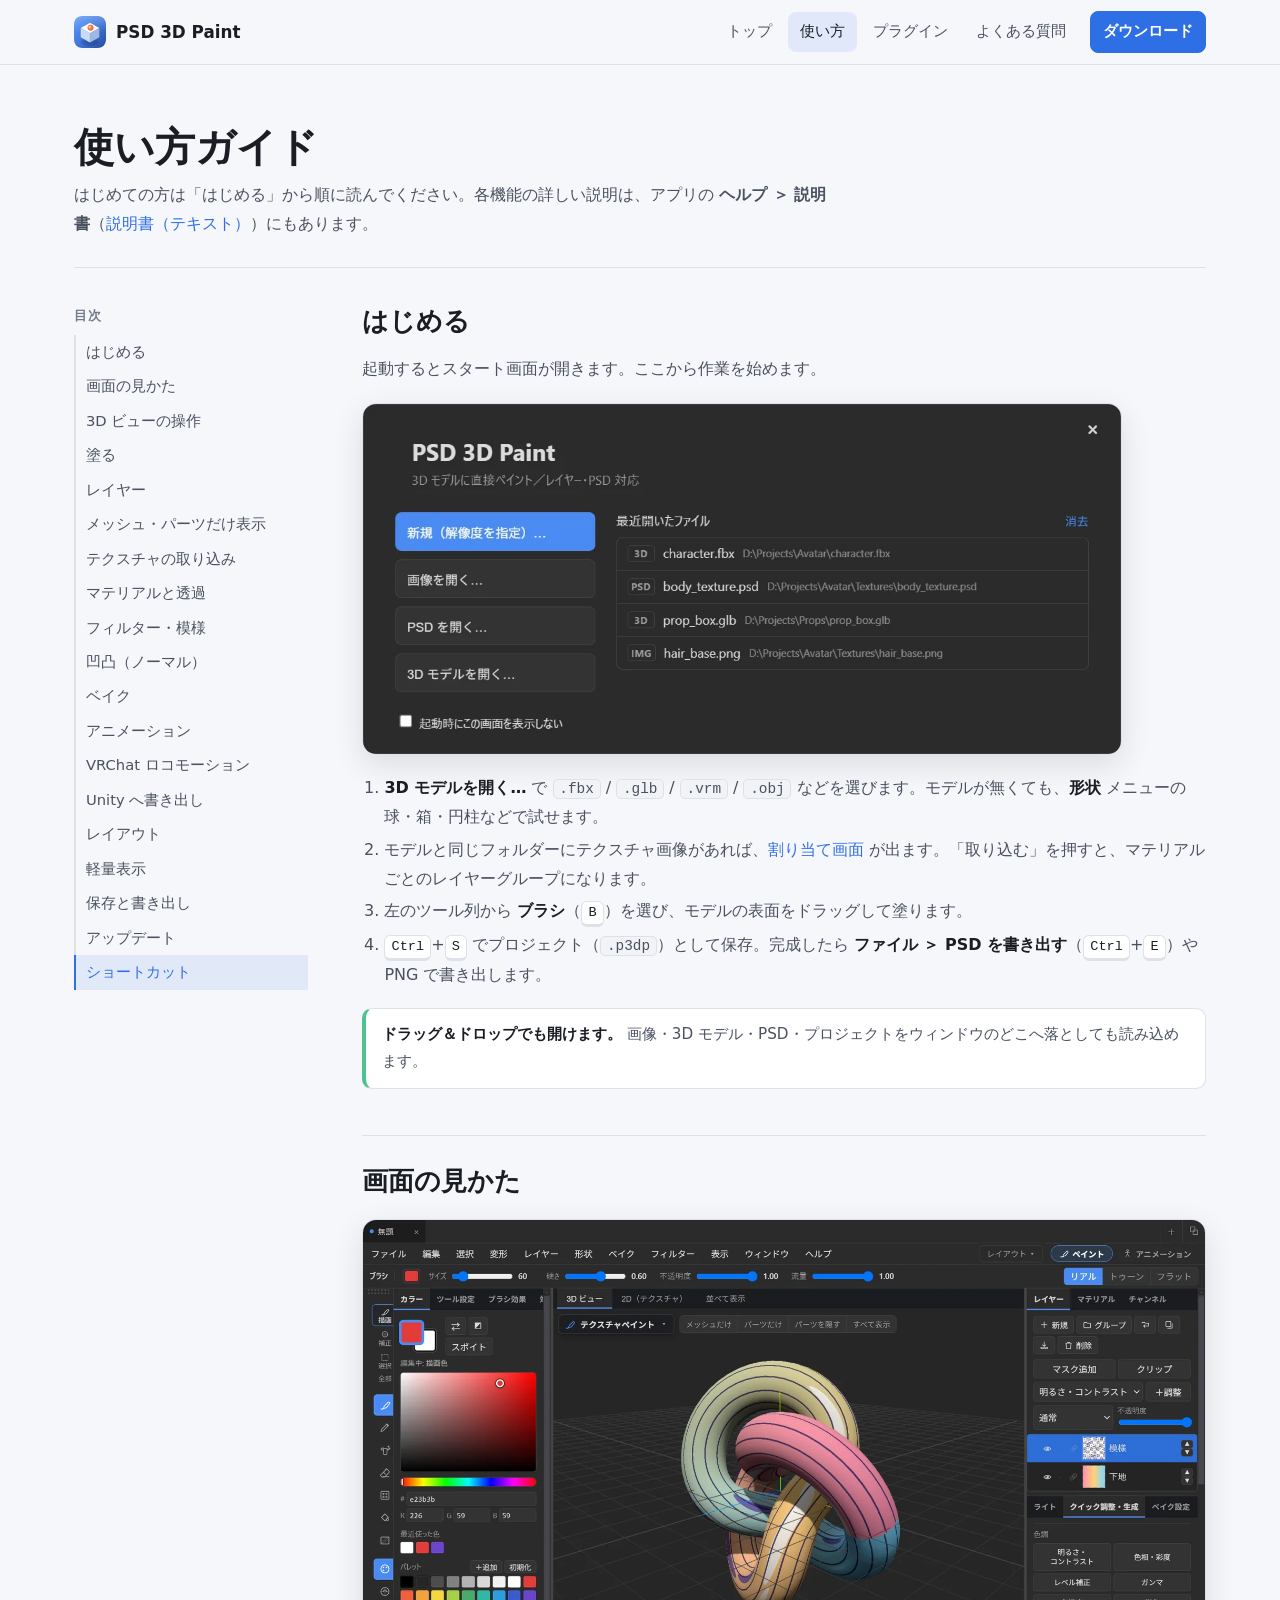
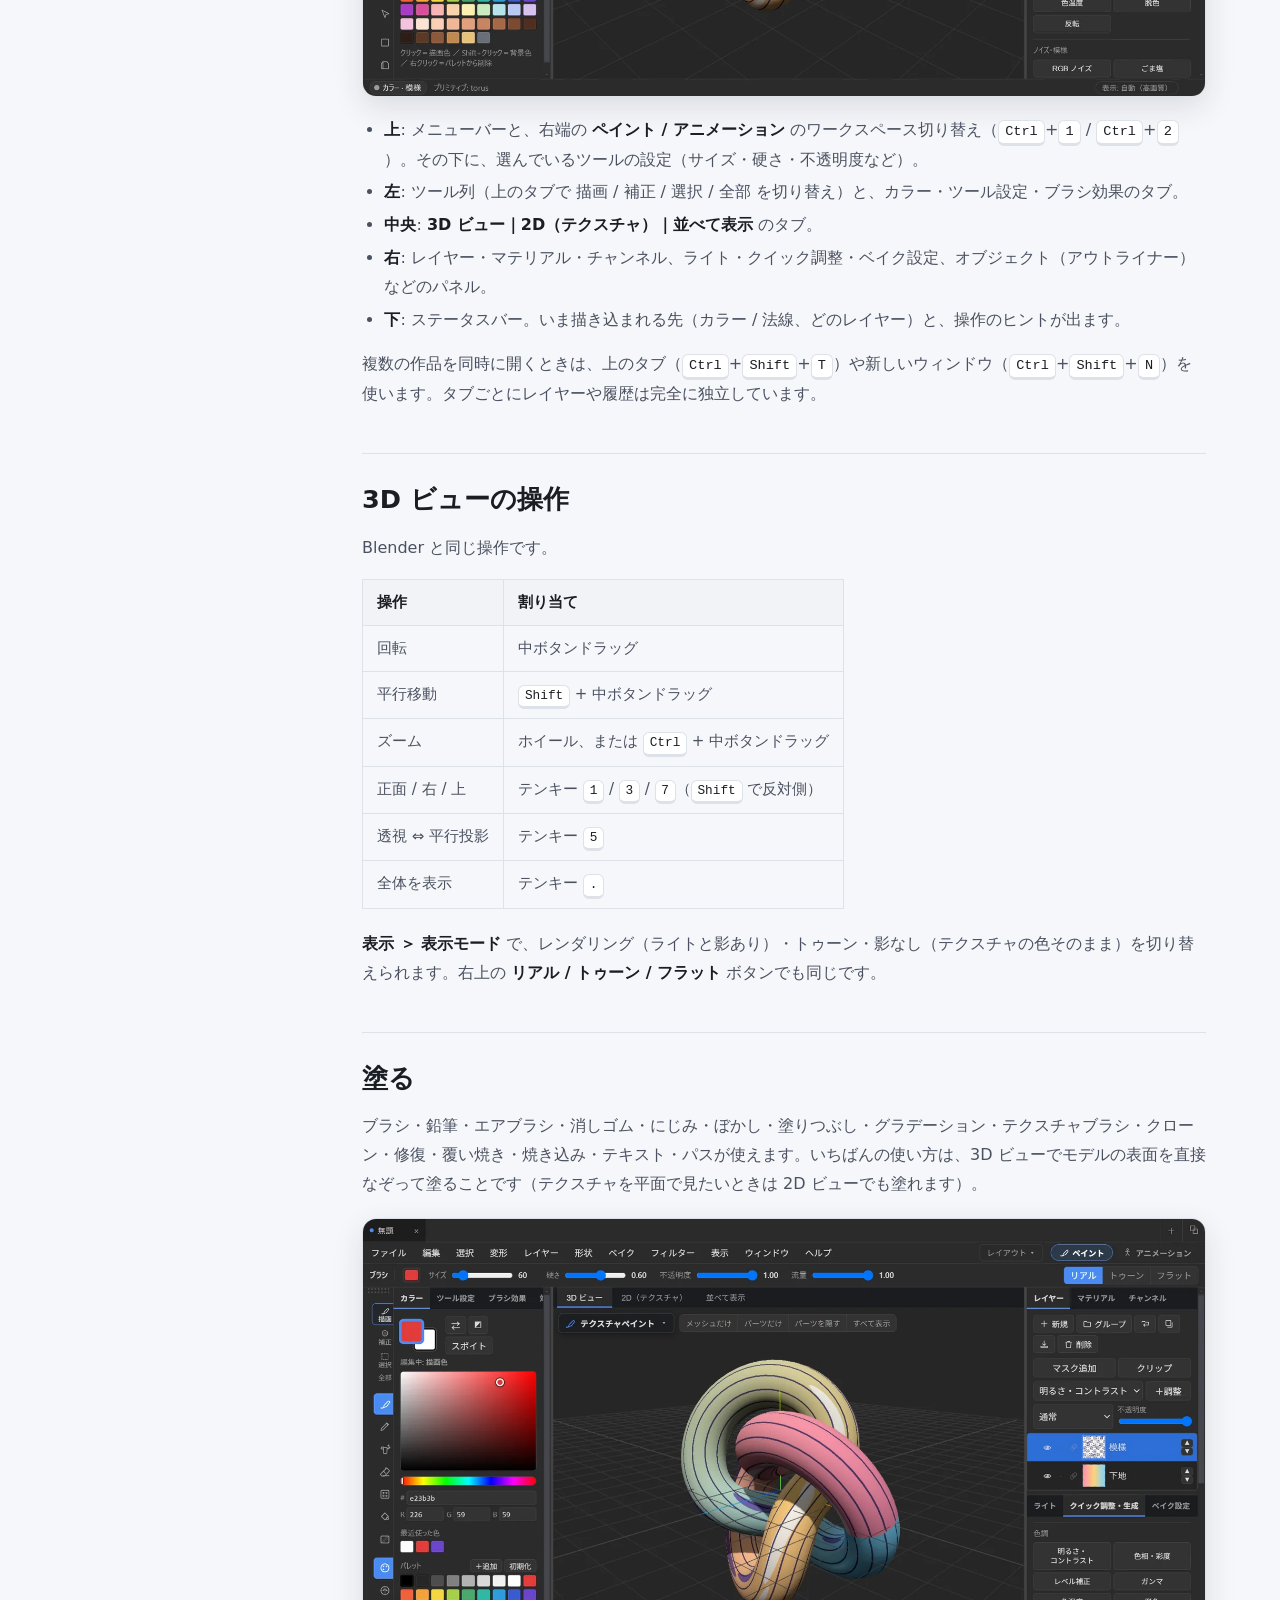
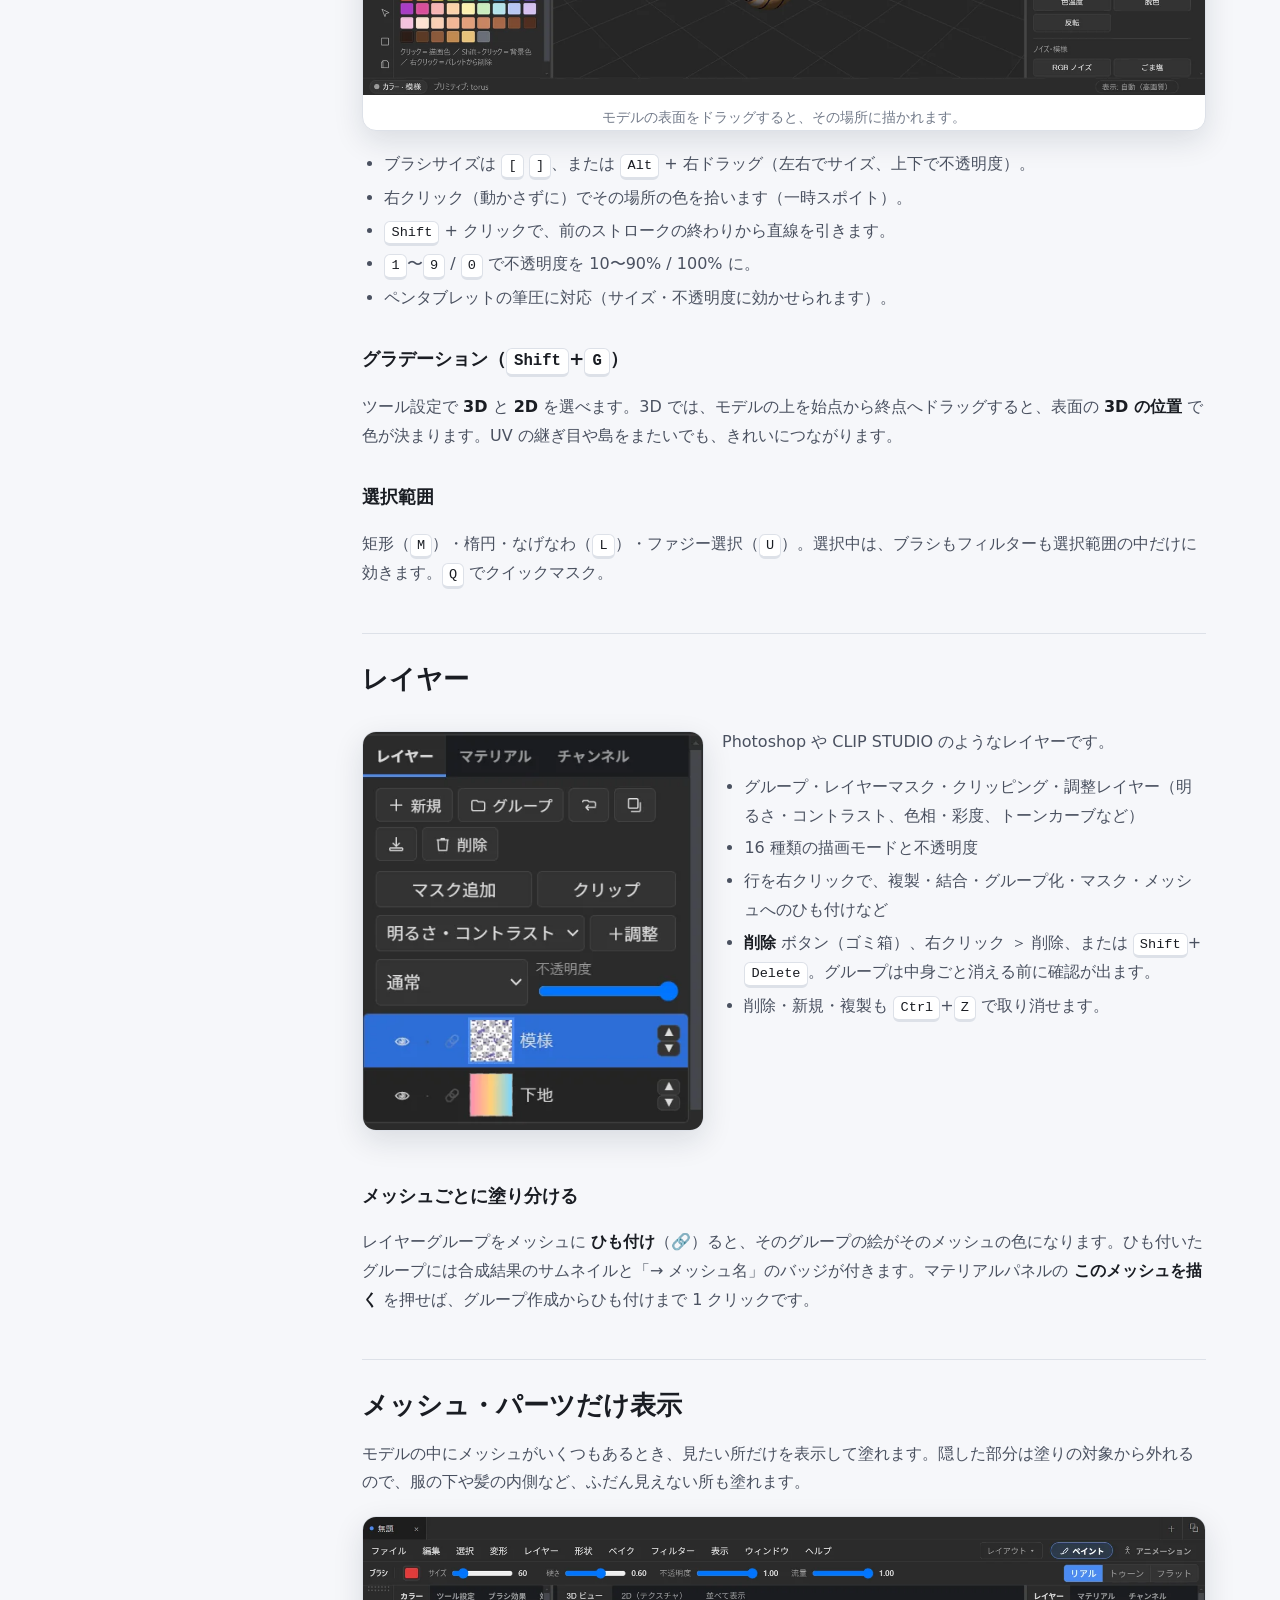
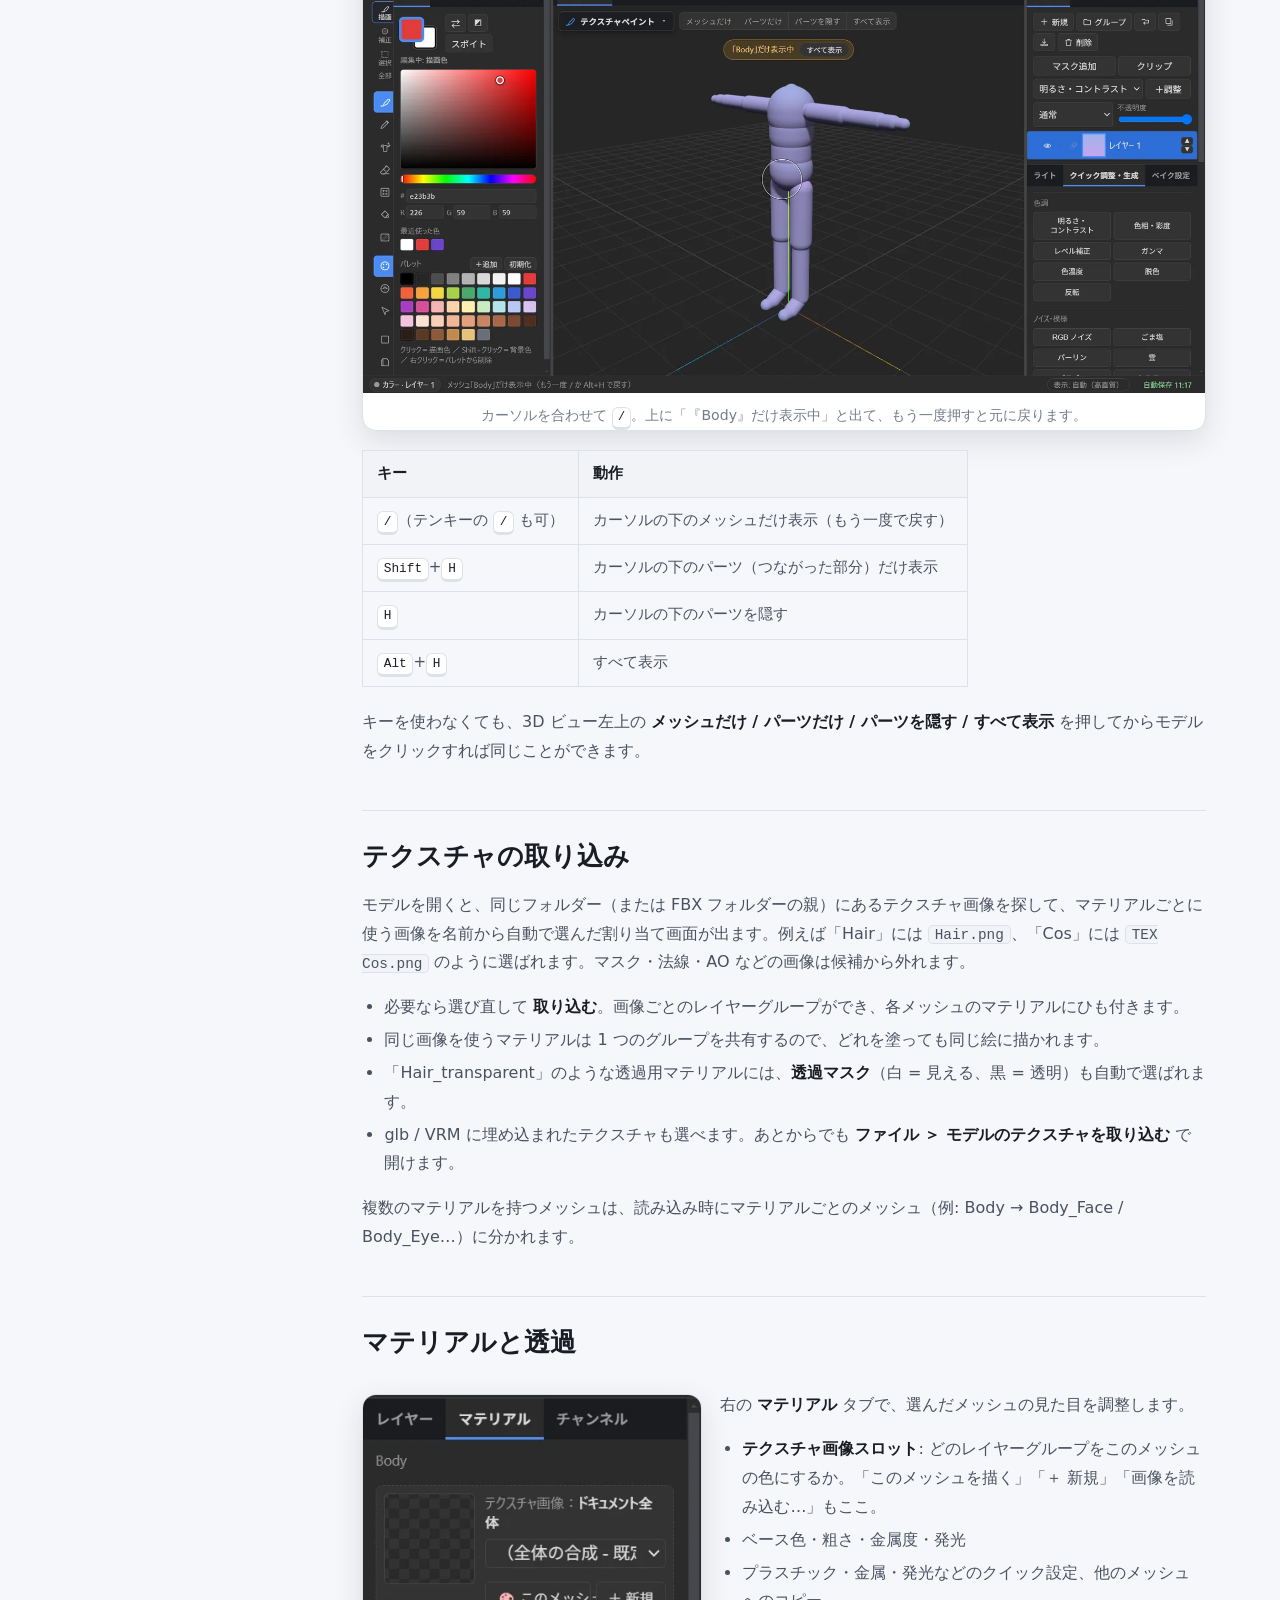
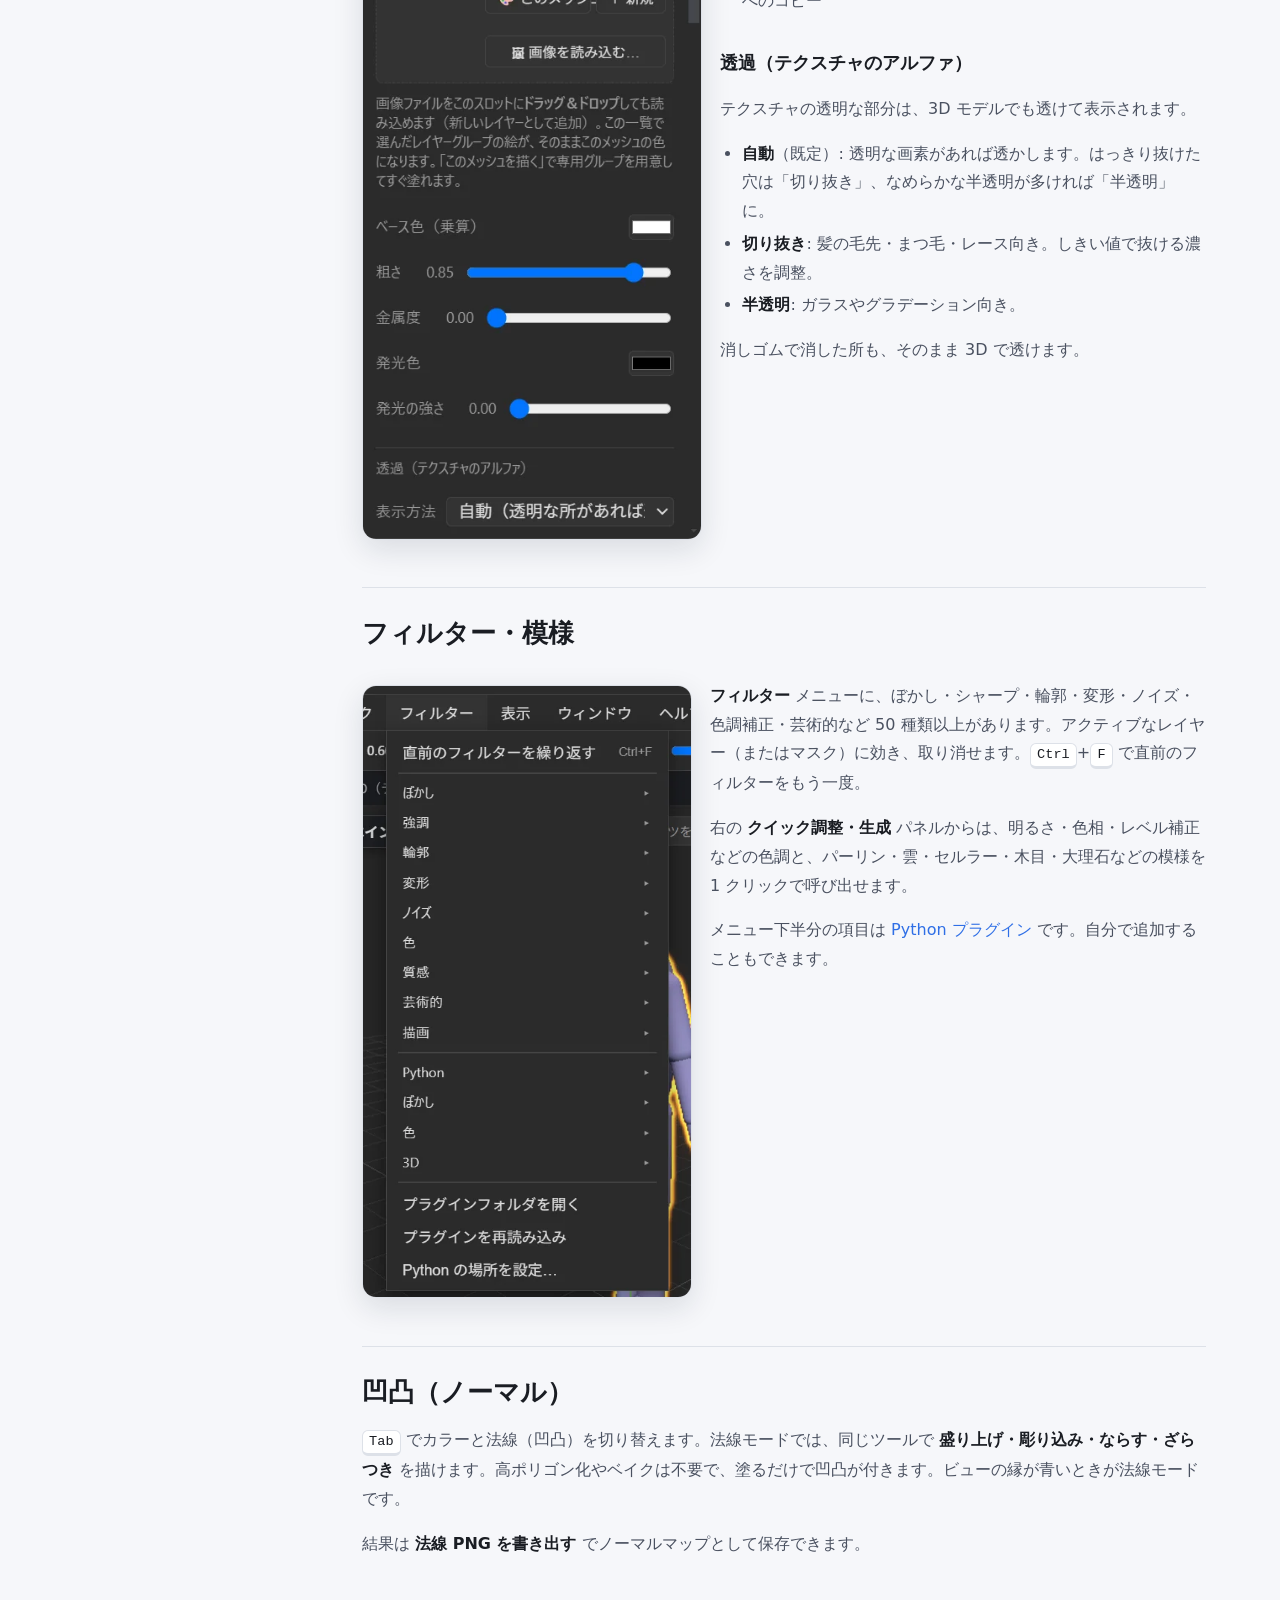
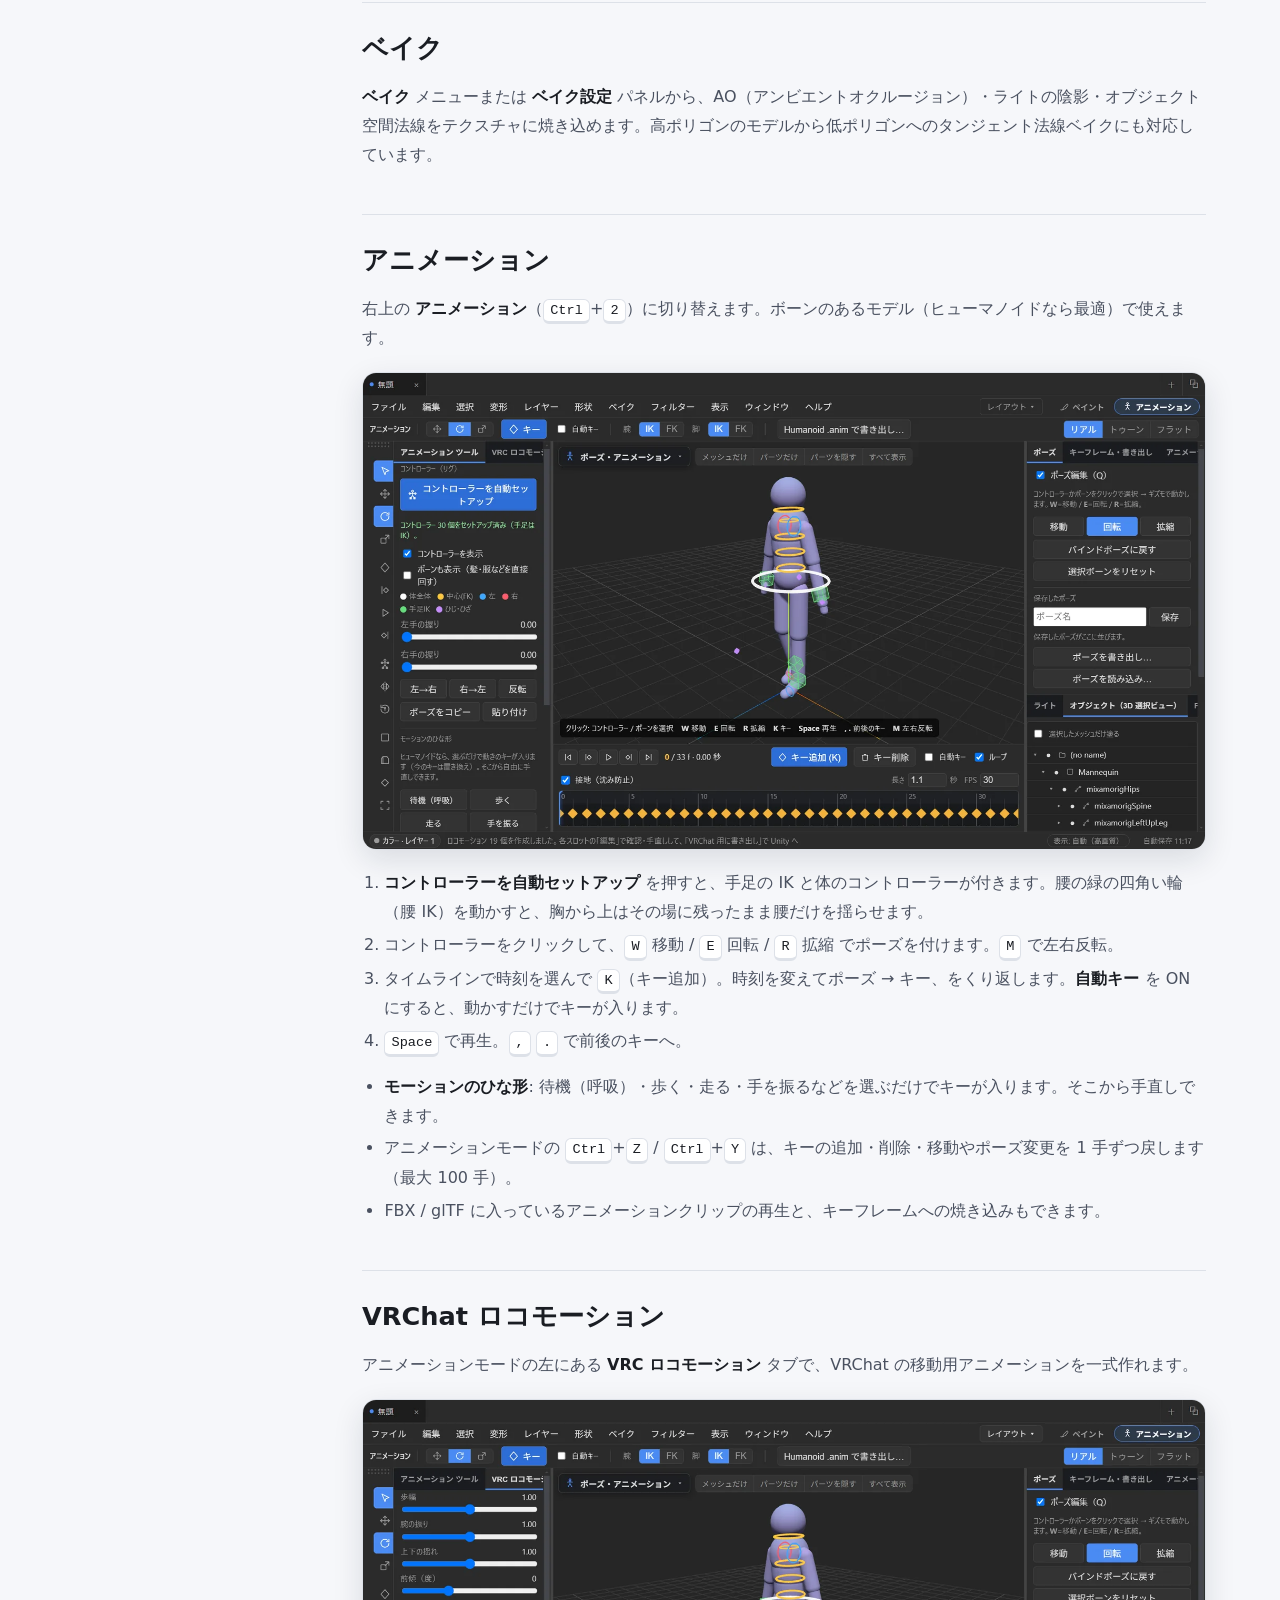
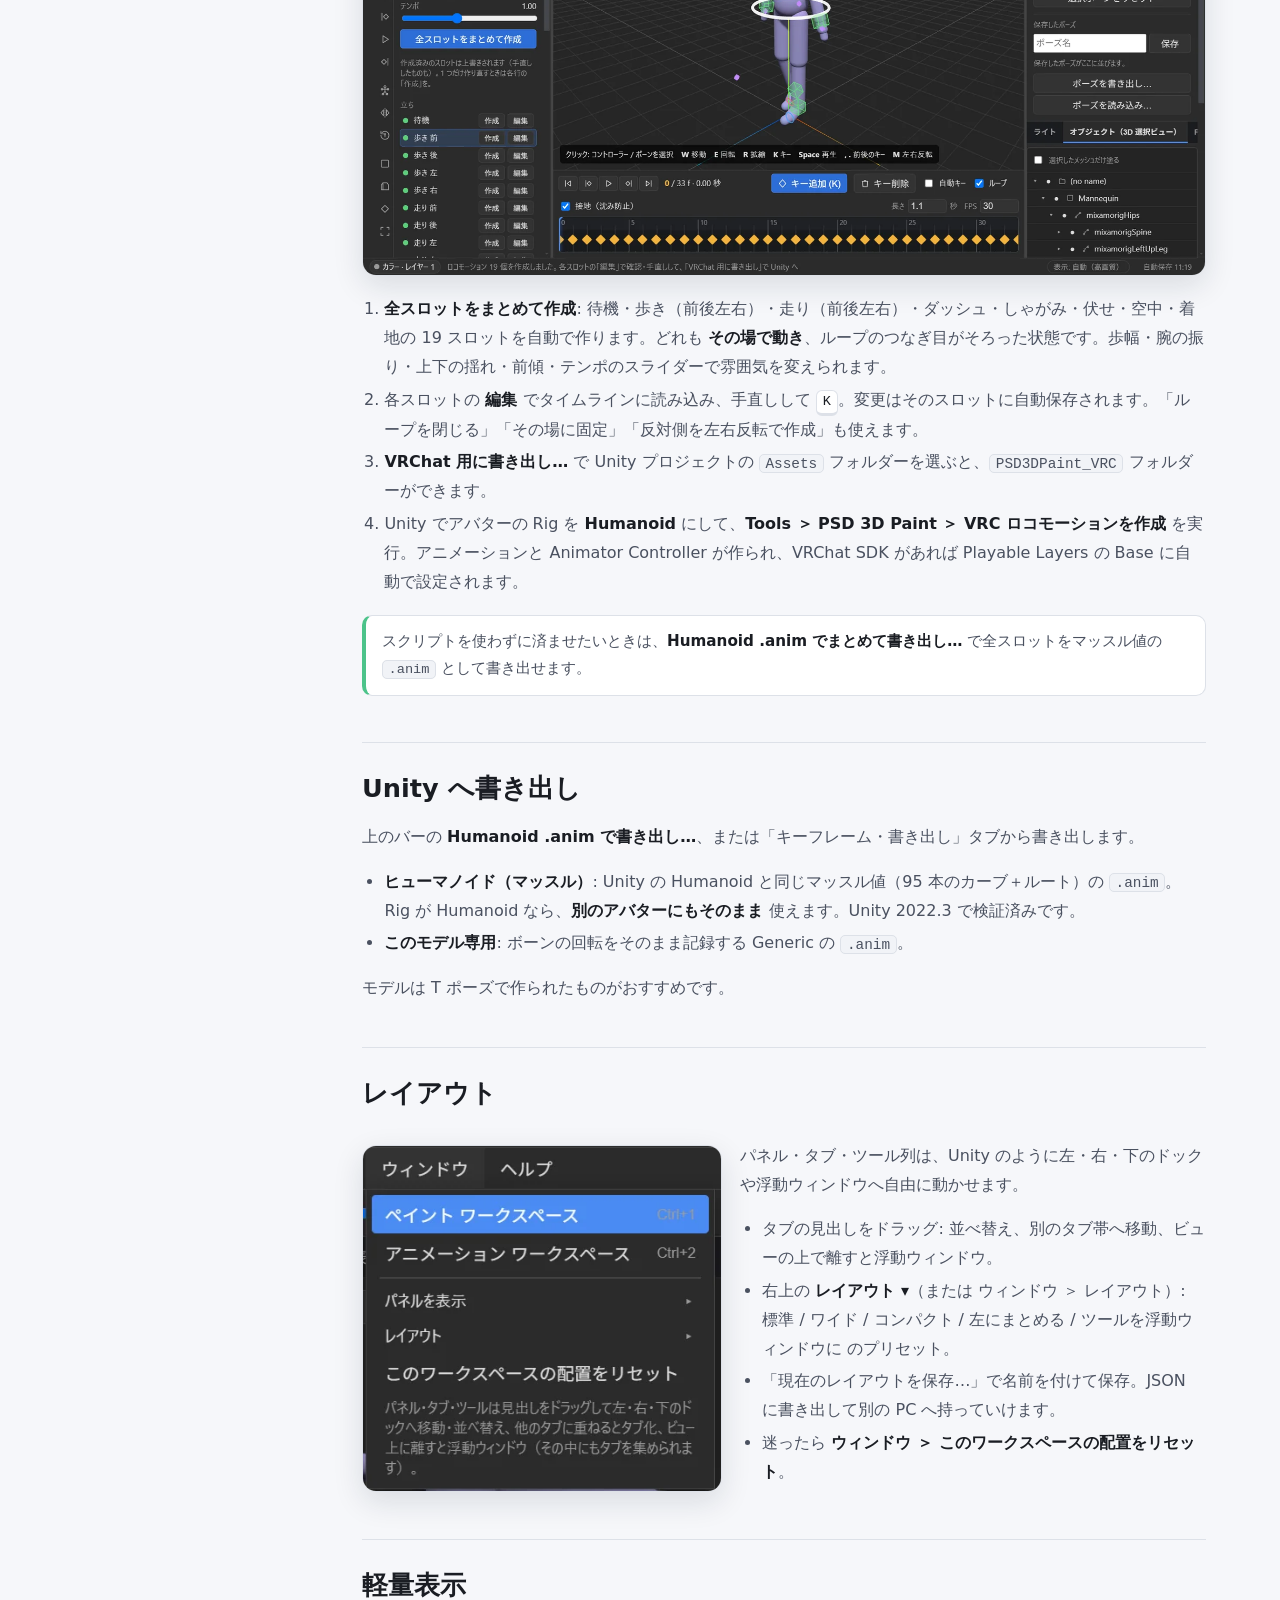
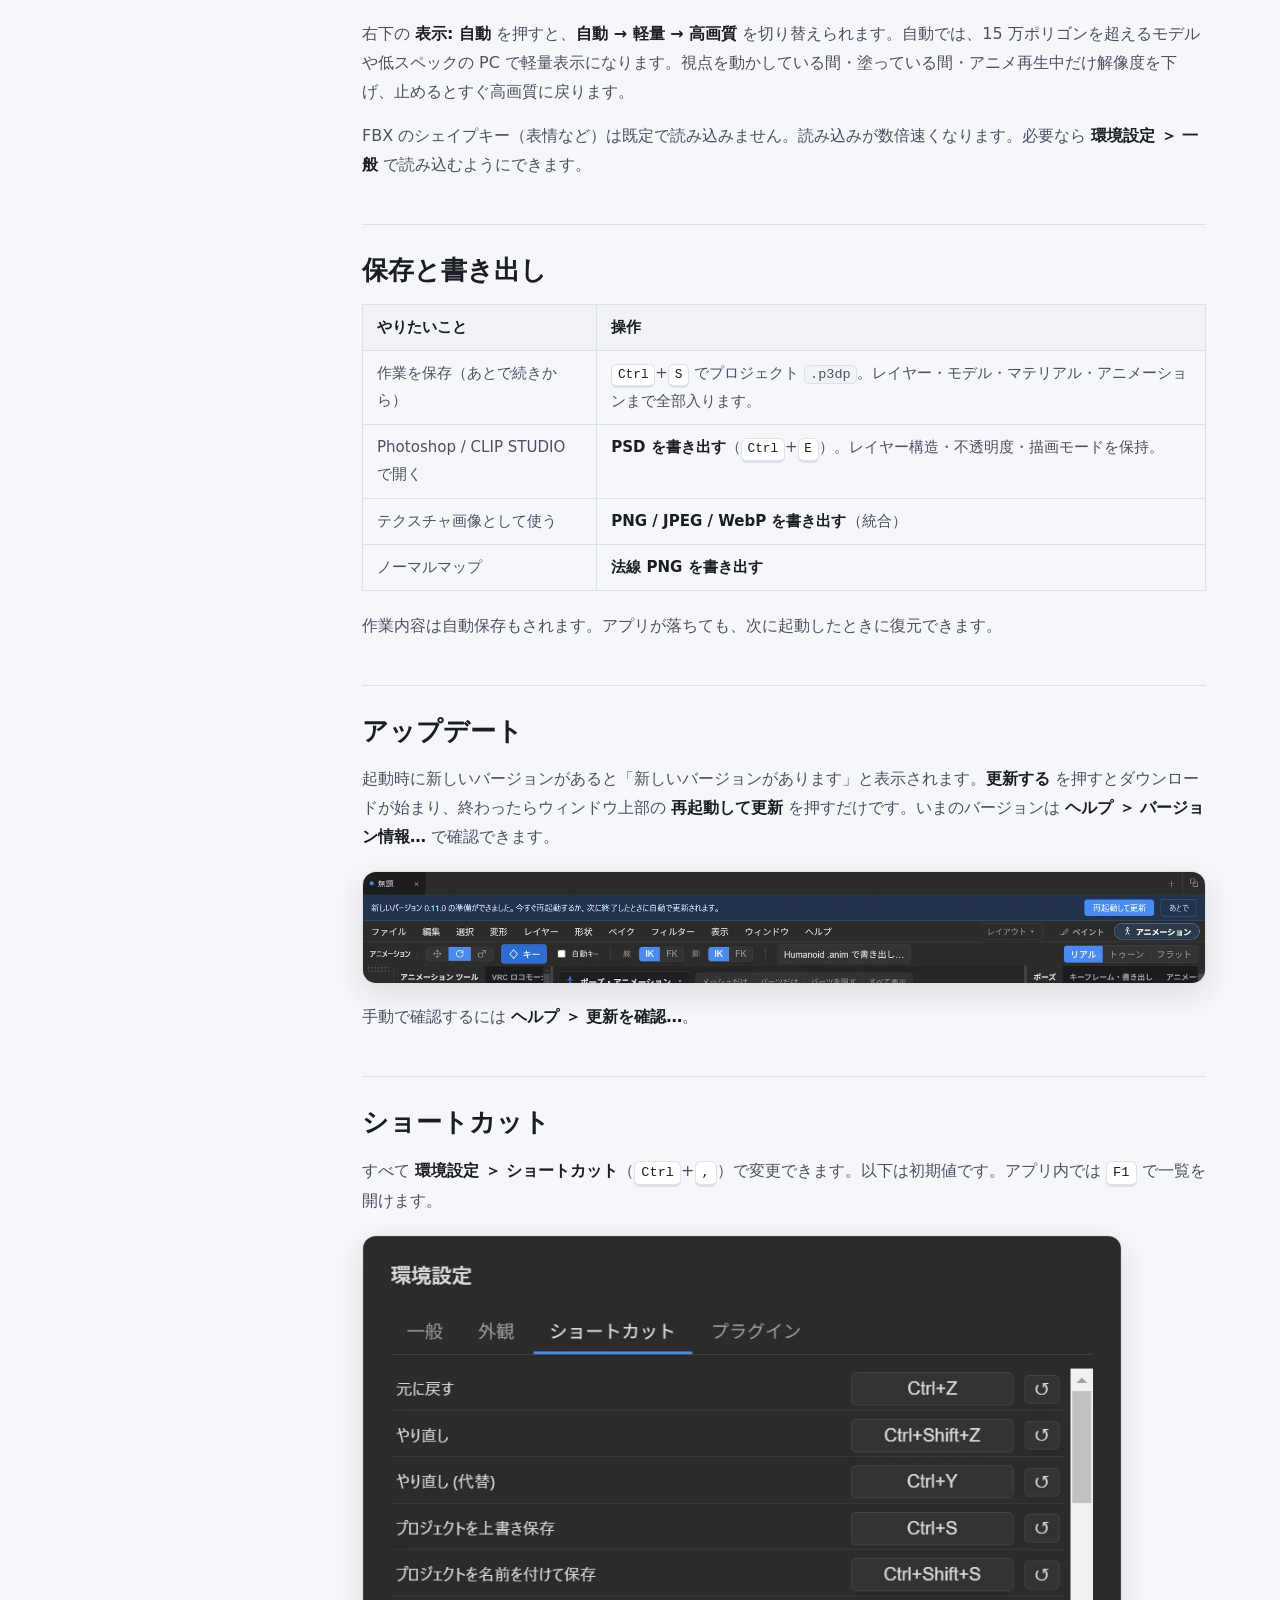
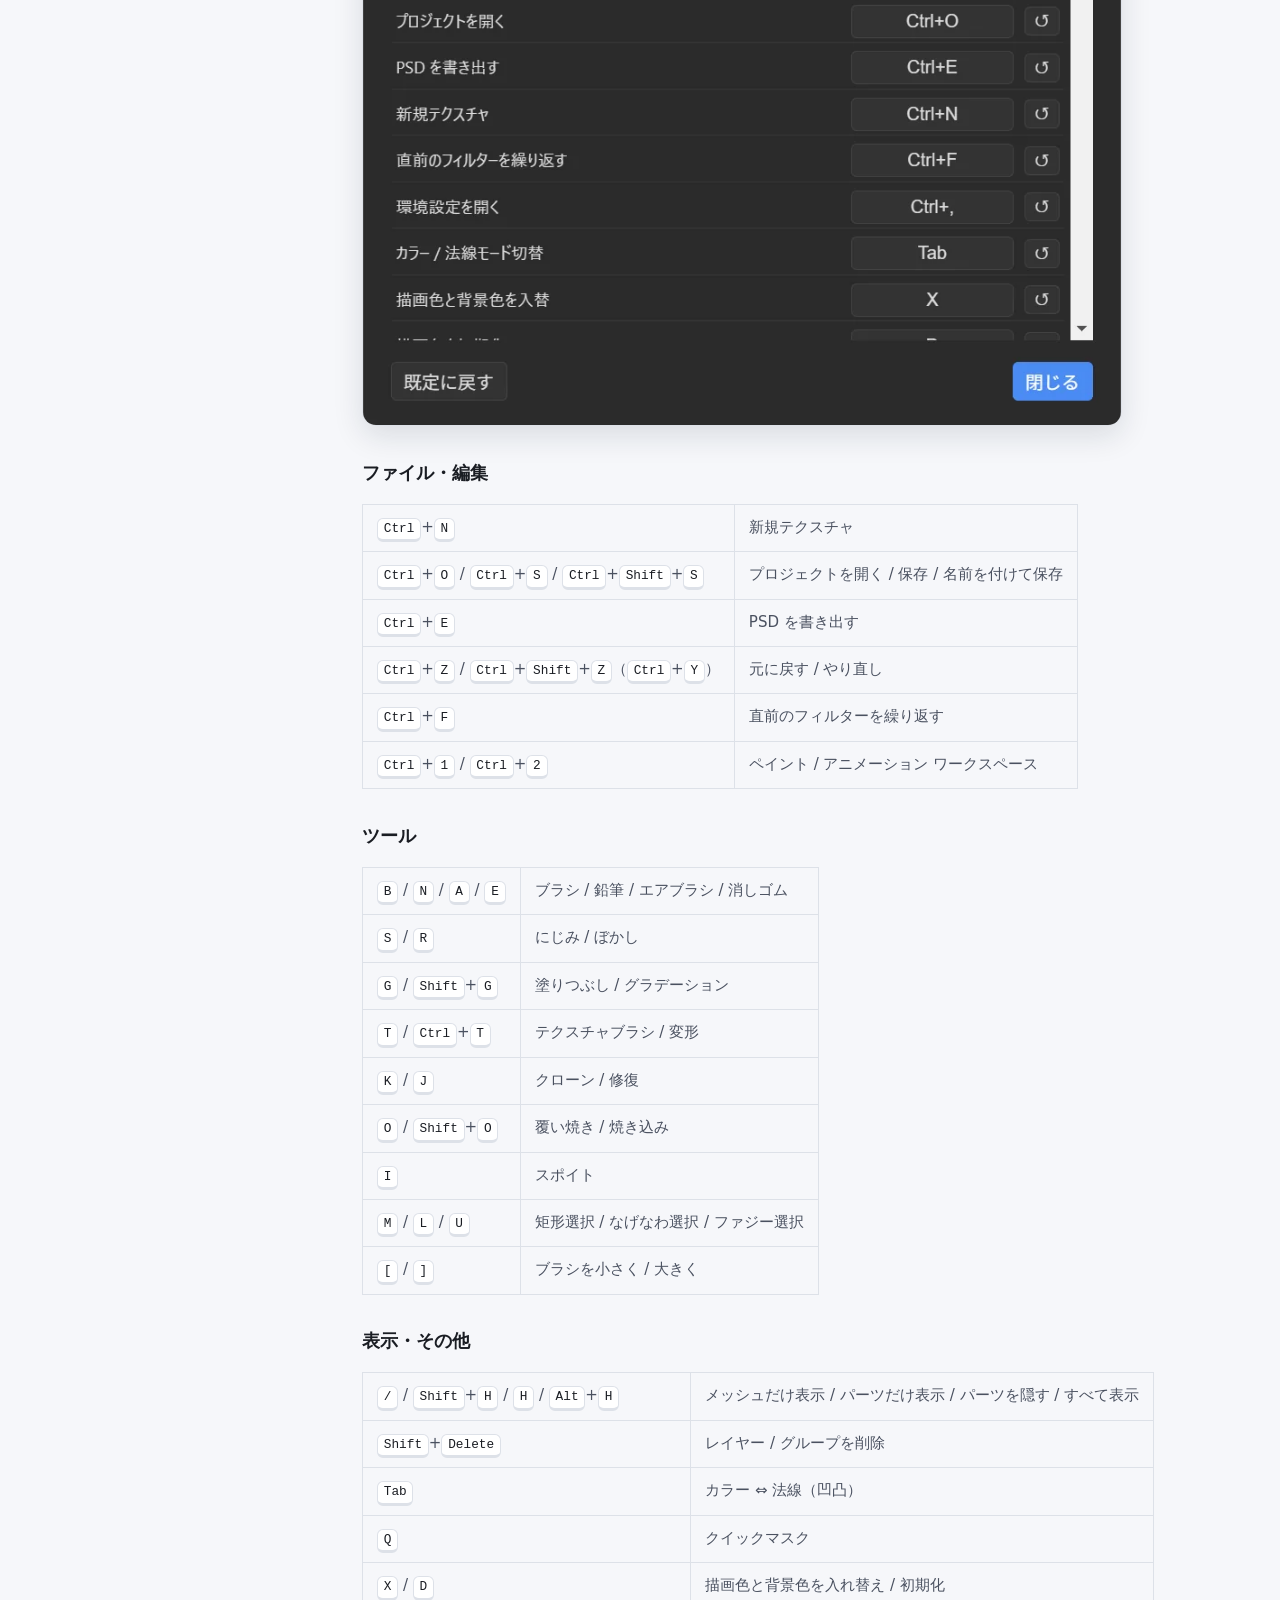
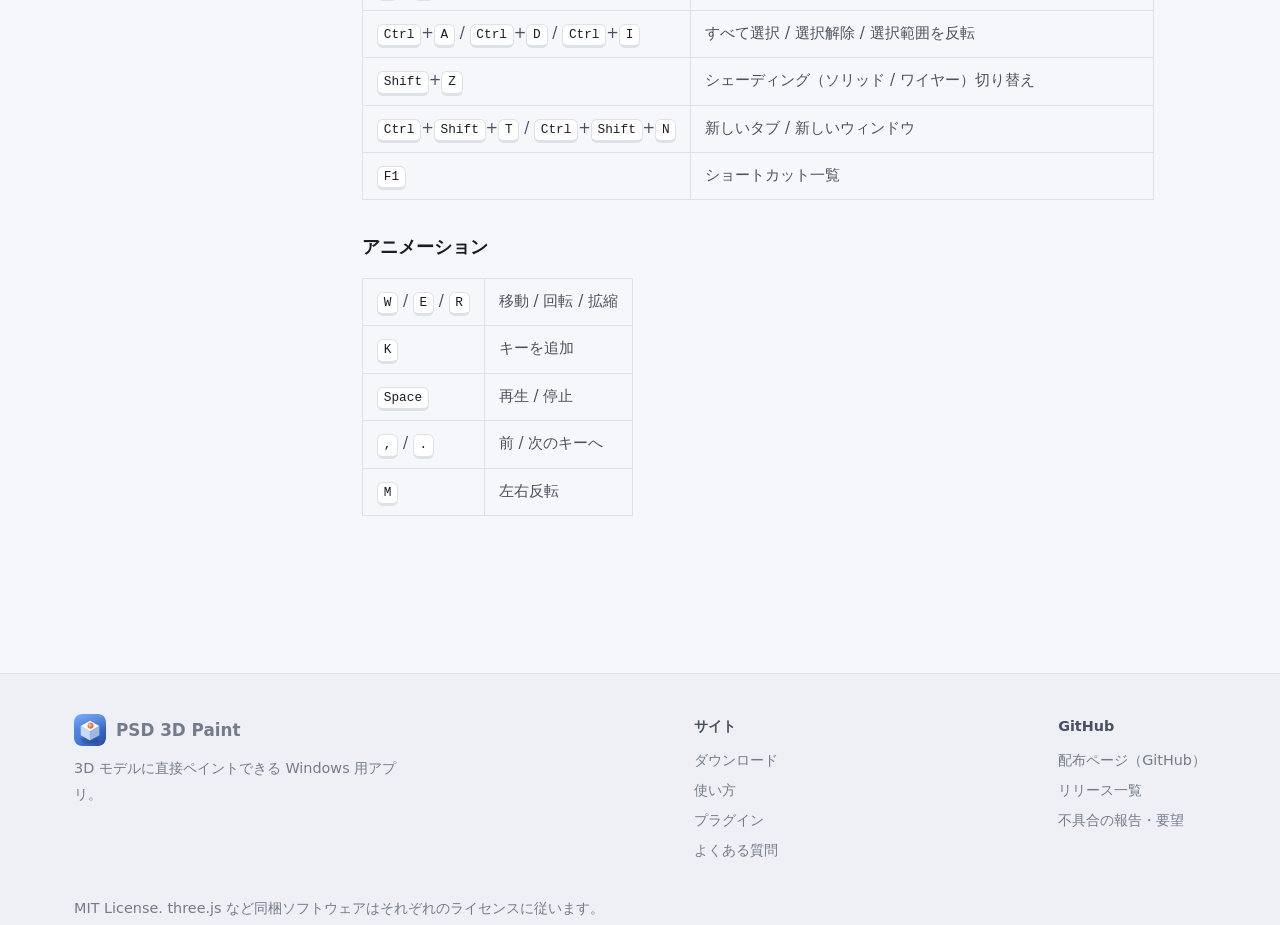
<file: guide.html>
<!doctype html>
<html lang="ja">
<head>
  <meta charset="utf-8" />
  <meta name="viewport" content="width=device-width, initial-scale=1" />
  <title>使い方ガイド — PSD 3D Paint</title>
  <meta name="description" content="PSD 3D Paint の操作説明。3D モデルの読み込み、ペイント、レイヤー、透過テクスチャ、アニメーション、VRChat ロコモーション、Unity 書き出し、ショートカット。" />
  <meta property="og:title" content="使い方ガイド — PSD 3D Paint" />
  <meta property="og:image" content="images/og.jpg" />
  <link rel="icon" href="images/favicon.png" />
  <link rel="stylesheet" href="assets/style.css" />
</head>
<body>
  <header class="site-header">
    <div class="wrap">
      <a class="brand" href="index.html"><img data-img="icon" src="images/icon-256.png" alt="" />PSD 3D Paint</a>
      <button class="nav-toggle" aria-label="メニュー" aria-expanded="false">☰</button>
      <nav class="nav">
        <a href="index.html">トップ</a>
        <a href="guide.html" class="active">使い方</a>
        <a href="plugins.html">プラグイン</a>
        <a href="faq.html">よくある質問</a>
        <a class="btn primary" href="download.html">ダウンロード</a>
      </nav>
    </div>
  </header>

  <main class="wrap">
    <div class="page-head">
      <h1>使い方ガイド</h1>
      <p>はじめての方は「はじめる」から順に読んでください。各機能の詳しい説明は、アプリの <strong>ヘルプ ＞ 説明書</strong>（<a href="files/MANUAL.txt">説明書（テキスト）</a>）にもあります。</p>
    </div>

    <div class="docs">
      <aside class="toc" aria-label="目次">
        <p class="toc-title">目次</p>
        <ol>
          <li><a href="#start">はじめる</a></li>
          <li><a href="#screen">画面の見かた</a></li>
          <li><a href="#view">3D ビューの操作</a></li>
          <li><a href="#paint">塗る</a></li>
          <li><a href="#layers">レイヤー</a></li>
          <li><a href="#isolate">メッシュ・パーツだけ表示</a></li>
          <li><a href="#textures">テクスチャの取り込み</a></li>
          <li><a href="#material">マテリアルと透過</a></li>
          <li><a href="#filters">フィルター・模様</a></li>
          <li><a href="#normal">凹凸（ノーマル）</a></li>
          <li><a href="#bake">ベイク</a></li>
          <li><a href="#anim">アニメーション</a></li>
          <li><a href="#vrc">VRChat ロコモーション</a></li>
          <li><a href="#unity">Unity へ書き出し</a></li>
          <li><a href="#layout">レイアウト</a></li>
          <li><a href="#perf">軽量表示</a></li>
          <li><a href="#save">保存と書き出し</a></li>
          <li><a href="#update">アップデート</a></li>
          <li><a href="#keys">ショートカット</a></li>
        </ol>
      </aside>

      <article class="content">
        <section id="start">
          <h2>はじめる</h2>
          <p>起動するとスタート画面が開きます。ここから作業を始めます。</p>
          <figure class="shot mid"><img data-img="welcome" src="images/welcome.webp" width="1080" height="498" loading="lazy" alt="スタート画面" /></figure>
          <ol>
            <li><strong>3D モデルを開く…</strong> で <code>.fbx</code> / <code>.glb</code> / <code>.vrm</code> / <code>.obj</code> などを選びます。モデルが無くても、<strong>形状</strong> メニューの球・箱・円柱などで試せます。</li>
            <li>モデルと同じフォルダーにテクスチャ画像があれば、<a href="#textures">割り当て画面</a> が出ます。「取り込む」を押すと、マテリアルごとのレイヤーグループになります。</li>
            <li>左のツール列から <strong>ブラシ</strong>（<kbd>B</kbd>）を選び、モデルの表面をドラッグして塗ります。</li>
            <li><kbd>Ctrl</kbd>+<kbd>S</kbd> でプロジェクト（<code>.p3dp</code>）として保存。完成したら <strong>ファイル ＞ PSD を書き出す</strong>（<kbd>Ctrl</kbd>+<kbd>E</kbd>）や PNG で書き出します。</li>
          </ol>
          <div class="tip"><strong>ドラッグ＆ドロップでも開けます。</strong> 画像・3D モデル・PSD・プロジェクトをウィンドウのどこへ落としても読み込めます。</div>
        </section>

        <section id="screen">
          <h2>画面の見かた</h2>
          <figure class="shot"><img data-img="screen" src="images/hero-paint.webp" width="1600" height="904" loading="lazy" alt="ペイント画面の全体" /></figure>
          <ul>
            <li><strong>上</strong>: メニューバーと、右端の <strong>ペイント / アニメーション</strong> のワークスペース切り替え（<kbd>Ctrl</kbd>+<kbd>1</kbd> / <kbd>Ctrl</kbd>+<kbd>2</kbd>）。その下に、選んでいるツールの設定（サイズ・硬さ・不透明度など）。</li>
            <li><strong>左</strong>: ツール列（上のタブで 描画 / 補正 / 選択 / 全部 を切り替え）と、カラー・ツール設定・ブラシ効果のタブ。</li>
            <li><strong>中央</strong>: <strong>3D ビュー｜2D（テクスチャ）｜並べて表示</strong> のタブ。</li>
            <li><strong>右</strong>: レイヤー・マテリアル・チャンネル、ライト・クイック調整・ベイク設定、オブジェクト（アウトライナー）などのパネル。</li>
            <li><strong>下</strong>: ステータスバー。いま描き込まれる先（カラー / 法線、どのレイヤー）と、操作のヒントが出ます。</li>
          </ul>
          <p>複数の作品を同時に開くときは、上のタブ（<kbd>Ctrl</kbd>+<kbd>Shift</kbd>+<kbd>T</kbd>）や新しいウィンドウ（<kbd>Ctrl</kbd>+<kbd>Shift</kbd>+<kbd>N</kbd>）を使います。タブごとにレイヤーや履歴は完全に独立しています。</p>
        </section>

        <section id="view">
          <h2>3D ビューの操作</h2>
          <p>Blender と同じ操作です。</p>
          <table>
            <thead><tr><th>操作</th><th>割り当て</th></tr></thead>
            <tbody>
              <tr><td>回転</td><td>中ボタンドラッグ</td></tr>
              <tr><td>平行移動</td><td><kbd>Shift</kbd> + 中ボタンドラッグ</td></tr>
              <tr><td>ズーム</td><td>ホイール、または <kbd>Ctrl</kbd> + 中ボタンドラッグ</td></tr>
              <tr><td>正面 / 右 / 上</td><td>テンキー <kbd>1</kbd> / <kbd>3</kbd> / <kbd>7</kbd>（<kbd>Shift</kbd> で反対側）</td></tr>
              <tr><td>透視 ⇔ 平行投影</td><td>テンキー <kbd>5</kbd></td></tr>
              <tr><td>全体を表示</td><td>テンキー <kbd>.</kbd></td></tr>
            </tbody>
          </table>
          <p><strong>表示 ＞ 表示モード</strong> で、レンダリング（ライトと影あり）・トゥーン・影なし（テクスチャの色そのまま）を切り替えられます。右上の <strong>リアル / トゥーン / フラット</strong> ボタンでも同じです。</p>
        </section>

        <section id="paint">
          <h2>塗る</h2>
          <p>ブラシ・鉛筆・エアブラシ・消しゴム・にじみ・ぼかし・塗りつぶし・グラデーション・テクスチャブラシ・クローン・修復・覆い焼き・焼き込み・テキスト・パスが使えます。いちばんの使い方は、3D ビューでモデルの表面を直接なぞって塗ることです（テクスチャを平面で見たいときは 2D ビューでも塗れます）。</p>
          <figure class="shot"><img data-img="paint" src="images/hero-paint.webp" width="1600" height="904" loading="lazy" alt="3D モデルに直接ペイントしている画面" /><figcaption>モデルの表面をドラッグすると、その場所に描かれます。</figcaption></figure>
          <ul>
            <li>ブラシサイズは <kbd>[</kbd> <kbd>]</kbd>、または <kbd>Alt</kbd> + 右ドラッグ（左右でサイズ、上下で不透明度）。</li>
            <li>右クリック（動かさずに）でその場所の色を拾います（一時スポイト）。</li>
            <li><kbd>Shift</kbd> + クリックで、前のストロークの終わりから直線を引きます。</li>
            <li><kbd>1</kbd>〜<kbd>9</kbd> / <kbd>0</kbd> で不透明度を 10〜90% / 100% に。</li>
            <li>ペンタブレットの筆圧に対応（サイズ・不透明度に効かせられます）。</li>
          </ul>
          <h3>グラデーション（<kbd>Shift</kbd>+<kbd>G</kbd>）</h3>
          <p>ツール設定で <strong>3D</strong> と <strong>2D</strong> を選べます。3D では、モデルの上を始点から終点へドラッグすると、表面の <strong>3D の位置</strong> で色が決まります。UV の継ぎ目や島をまたいでも、きれいにつながります。</p>
          <h3>選択範囲</h3>
          <p>矩形（<kbd>M</kbd>）・楕円・なげなわ（<kbd>L</kbd>）・ファジー選択（<kbd>U</kbd>）。選択中は、ブラシもフィルターも選択範囲の中だけに効きます。<kbd>Q</kbd> でクイックマスク。</p>
        </section>

        <section id="layers">
          <h2>レイヤー</h2>
          <div class="inline-shots">
            <figure class="shot"><img data-img="layers" src="images/layers-panel.webp" width="402" height="470" loading="lazy" alt="レイヤーパネル" /></figure>
            <div style="flex:2 1 320px">
              <p>Photoshop や CLIP STUDIO のようなレイヤーです。</p>
              <ul>
                <li>グループ・レイヤーマスク・クリッピング・調整レイヤー（明るさ・コントラスト、色相・彩度、トーンカーブなど）</li>
                <li>16 種類の描画モードと不透明度</li>
                <li>行を右クリックで、複製・結合・グループ化・マスク・メッシュへのひも付けなど</li>
                <li><strong>削除</strong> ボタン（ゴミ箱）、右クリック ＞ 削除、または <kbd>Shift</kbd>+<kbd>Delete</kbd>。グループは中身ごと消える前に確認が出ます。</li>
                <li>削除・新規・複製も <kbd>Ctrl</kbd>+<kbd>Z</kbd> で取り消せます。</li>
              </ul>
            </div>
          </div>
          <h3>メッシュごとに塗り分ける</h3>
          <p>レイヤーグループをメッシュに <strong>ひも付け</strong>（🔗）ると、そのグループの絵がそのメッシュの色になります。ひも付いたグループには合成結果のサムネイルと「→ メッシュ名」のバッジが付きます。マテリアルパネルの <strong>このメッシュを描く</strong> を押せば、グループ作成からひも付けまで 1 クリックです。</p>
        </section>

        <section id="isolate">
          <h2>メッシュ・パーツだけ表示</h2>
          <p>モデルの中にメッシュがいくつもあるとき、見たい所だけを表示して塗れます。隠した部分は塗りの対象から外れるので、服の下や髪の内側など、ふだん見えない所も塗れます。</p>
          <figure class="shot"><img data-img="isolate" src="images/isolate-mesh.webp" width="1600" height="904" loading="lazy" alt="Body メッシュだけを表示している" /><figcaption>カーソルを合わせて <kbd>/</kbd>。上に「『Body』だけ表示中」と出て、もう一度押すと元に戻ります。</figcaption></figure>
          <table class="keys">
            <thead><tr><th>キー</th><th>動作</th></tr></thead>
            <tbody>
              <tr><td><kbd>/</kbd>（テンキーの <kbd>/</kbd> も可）</td><td>カーソルの下のメッシュだけ表示（もう一度で戻す）</td></tr>
              <tr><td><kbd>Shift</kbd>+<kbd>H</kbd></td><td>カーソルの下のパーツ（つながった部分）だけ表示</td></tr>
              <tr><td><kbd>H</kbd></td><td>カーソルの下のパーツを隠す</td></tr>
              <tr><td><kbd>Alt</kbd>+<kbd>H</kbd></td><td>すべて表示</td></tr>
            </tbody>
          </table>
          <p>キーを使わなくても、3D ビュー左上の <strong>メッシュだけ / パーツだけ / パーツを隠す / すべて表示</strong> を押してからモデルをクリックすれば同じことができます。</p>
        </section>

        <section id="textures">
          <h2>テクスチャの取り込み</h2>
          <p>モデルを開くと、同じフォルダー（または FBX フォルダーの親）にあるテクスチャ画像を探して、マテリアルごとに使う画像を名前から自動で選んだ割り当て画面が出ます。例えば「Hair」には <code>Hair.png</code>、「Cos」には <code>TEX Cos.png</code> のように選ばれます。マスク・法線・AO などの画像は候補から外れます。</p>
          <ul>
            <li>必要なら選び直して <strong>取り込む</strong>。画像ごとのレイヤーグループができ、各メッシュのマテリアルにひも付きます。</li>
            <li>同じ画像を使うマテリアルは 1 つのグループを共有するので、どれを塗っても同じ絵に描かれます。</li>
            <li>「Hair_transparent」のような透過用マテリアルには、<strong>透過マスク</strong>（白 = 見える、黒 = 透明）も自動で選ばれます。</li>
            <li>glb / VRM に埋め込まれたテクスチャも選べます。あとからでも <strong>ファイル ＞ モデルのテクスチャを取り込む</strong> で開けます。</li>
          </ul>
          <p>複数のマテリアルを持つメッシュは、読み込み時にマテリアルごとのメッシュ（例: Body → Body_Face / Body_Eye…）に分かれます。</p>
        </section>

        <section id="material">
          <h2>マテリアルと透過</h2>
          <div class="inline-shots">
            <figure class="shot" style="flex:0 1 340px"><img data-img="material" src="images/material-panel.webp" width="402" height="885" loading="lazy" alt="マテリアルパネル" /></figure>
            <div style="flex:2 1 320px">
              <p>右の <strong>マテリアル</strong> タブで、選んだメッシュの見た目を調整します。</p>
              <ul>
                <li><strong>テクスチャ画像スロット</strong>: どのレイヤーグループをこのメッシュの色にするか。「このメッシュを描く」「＋ 新規」「画像を読み込む…」もここ。</li>
                <li>ベース色・粗さ・金属度・発光</li>
                <li>プラスチック・金属・発光などのクイック設定、他のメッシュへのコピー</li>
              </ul>
              <h3>透過（テクスチャのアルファ）</h3>
              <p>テクスチャの透明な部分は、3D モデルでも透けて表示されます。</p>
              <ul>
                <li><strong>自動</strong>（既定）: 透明な画素があれば透かします。はっきり抜けた穴は「切り抜き」、なめらかな半透明が多ければ「半透明」に。</li>
                <li><strong>切り抜き</strong>: 髪の毛先・まつ毛・レース向き。しきい値で抜ける濃さを調整。</li>
                <li><strong>半透明</strong>: ガラスやグラデーション向き。</li>
              </ul>
              <p>消しゴムで消した所も、そのまま 3D で透けます。</p>
            </div>
          </div>
        </section>

        <section id="filters">
          <h2>フィルター・模様</h2>
          <div class="inline-shots">
            <figure class="shot" style="flex:0 1 330px"><img data-img="filter" src="images/filter-menu.webp" width="440" height="820" loading="lazy" alt="フィルターメニュー" /></figure>
            <div style="flex:2 1 320px">
              <p><strong>フィルター</strong> メニューに、ぼかし・シャープ・輪郭・変形・ノイズ・色調補正・芸術的など 50 種類以上があります。アクティブなレイヤー（またはマスク）に効き、取り消せます。<kbd>Ctrl</kbd>+<kbd>F</kbd> で直前のフィルターをもう一度。</p>
              <p>右の <strong>クイック調整・生成</strong> パネルからは、明るさ・色相・レベル補正などの色調と、パーリン・雲・セルラー・木目・大理石などの模様を 1 クリックで呼び出せます。</p>
              <p>メニュー下半分の項目は <a href="plugins.html">Python プラグイン</a> です。自分で追加することもできます。</p>
            </div>
          </div>
        </section>

        <section id="normal">
          <h2>凹凸（ノーマル）</h2>
          <p><kbd>Tab</kbd> でカラーと法線（凹凸）を切り替えます。法線モードでは、同じツールで <strong>盛り上げ・彫り込み・ならす・ざらつき</strong> を描けます。高ポリゴン化やベイクは不要で、塗るだけで凹凸が付きます。ビューの縁が青いときが法線モードです。</p>
          <p>結果は <strong>法線 PNG を書き出す</strong> でノーマルマップとして保存できます。</p>
        </section>

        <section id="bake">
          <h2>ベイク</h2>
          <p><strong>ベイク</strong> メニューまたは <strong>ベイク設定</strong> パネルから、AO（アンビエントオクルージョン）・ライトの陰影・オブジェクト空間法線をテクスチャに焼き込めます。高ポリゴンのモデルから低ポリゴンへのタンジェント法線ベイクにも対応しています。</p>
        </section>

        <section id="anim">
          <h2>アニメーション</h2>
          <p>右上の <strong>アニメーション</strong>（<kbd>Ctrl</kbd>+<kbd>2</kbd>）に切り替えます。ボーンのあるモデル（ヒューマノイドなら最適）で使えます。</p>
          <figure class="shot"><img data-img="anim" src="images/anim-workspace.webp" width="1600" height="904" loading="lazy" alt="アニメーション ワークスペース" /></figure>
          <ol>
            <li><strong>コントローラーを自動セットアップ</strong> を押すと、手足の IK と体のコントローラーが付きます。腰の緑の四角い輪（腰 IK）を動かすと、胸から上はその場に残ったまま腰だけを揺らせます。</li>
            <li>コントローラーをクリックして、<kbd>W</kbd> 移動 / <kbd>E</kbd> 回転 / <kbd>R</kbd> 拡縮 でポーズを付けます。<kbd>M</kbd> で左右反転。</li>
            <li>タイムラインで時刻を選んで <kbd>K</kbd>（キー追加）。時刻を変えてポーズ → キー、をくり返します。<strong>自動キー</strong> を ON にすると、動かすだけでキーが入ります。</li>
            <li><kbd>Space</kbd> で再生。<kbd>,</kbd> <kbd>.</kbd> で前後のキーへ。</li>
          </ol>
          <ul>
            <li><strong>モーションのひな形</strong>: 待機（呼吸）・歩く・走る・手を振るなどを選ぶだけでキーが入ります。そこから手直しできます。</li>
            <li>アニメーションモードの <kbd>Ctrl</kbd>+<kbd>Z</kbd> / <kbd>Ctrl</kbd>+<kbd>Y</kbd> は、キーの追加・削除・移動やポーズ変更を 1 手ずつ戻します（最大 100 手）。</li>
            <li>FBX / glTF に入っているアニメーションクリップの再生と、キーフレームへの焼き込みもできます。</li>
          </ul>
        </section>

        <section id="vrc">
          <h2>VRChat ロコモーション</h2>
          <p>アニメーションモードの左にある <strong>VRC ロコモーション</strong> タブで、VRChat の移動用アニメーションを一式作れます。</p>
          <figure class="shot"><img data-img="vrc" src="images/vrc-locomotion.webp" width="1600" height="904" loading="lazy" alt="VRC ロコモーションパネル" /></figure>
          <ol>
            <li><strong>全スロットをまとめて作成</strong>: 待機・歩き（前後左右）・走り（前後左右）・ダッシュ・しゃがみ・伏せ・空中・着地の 19 スロットを自動で作ります。どれも <strong>その場で動き</strong>、ループのつなぎ目がそろった状態です。歩幅・腕の振り・上下の揺れ・前傾・テンポのスライダーで雰囲気を変えられます。</li>
            <li>各スロットの <strong>編集</strong> でタイムラインに読み込み、手直しして <kbd>K</kbd>。変更はそのスロットに自動保存されます。「ループを閉じる」「その場に固定」「反対側を左右反転で作成」も使えます。</li>
            <li><strong>VRChat 用に書き出し…</strong> で Unity プロジェクトの <code>Assets</code> フォルダーを選ぶと、<code>PSD3DPaint_VRC</code> フォルダーができます。</li>
            <li>Unity でアバターの Rig を <strong>Humanoid</strong> にして、<strong>Tools ＞ PSD 3D Paint ＞ VRC ロコモーションを作成</strong> を実行。アニメーションと Animator Controller が作られ、VRChat SDK があれば Playable Layers の Base に自動で設定されます。</li>
          </ol>
          <div class="tip">スクリプトを使わずに済ませたいときは、<strong>Humanoid .anim でまとめて書き出し…</strong> で全スロットをマッスル値の <code>.anim</code> として書き出せます。</div>
        </section>

        <section id="unity">
          <h2>Unity へ書き出し</h2>
          <p>上のバーの <strong>Humanoid .anim で書き出し…</strong>、または「キーフレーム・書き出し」タブから書き出します。</p>
          <ul>
            <li><strong>ヒューマノイド（マッスル）</strong>: Unity の Humanoid と同じマッスル値（95 本のカーブ＋ルート）の <code>.anim</code>。Rig が Humanoid なら、<strong>別のアバターにもそのまま</strong> 使えます。Unity 2022.3 で検証済みです。</li>
            <li><strong>このモデル専用</strong>: ボーンの回転をそのまま記録する Generic の <code>.anim</code>。</li>
          </ul>
          <p>モデルは T ポーズで作られたものがおすすめです。</p>
        </section>

        <section id="layout">
          <h2>レイアウト</h2>
          <div class="inline-shots">
            <figure class="shot" style="flex:0 1 360px"><img data-img="window-menu" src="images/window-menu.webp" width="410" height="395" loading="lazy" alt="ウィンドウメニュー" /></figure>
            <div style="flex:2 1 320px">
              <p>パネル・タブ・ツール列は、Unity のように左・右・下のドックや浮動ウィンドウへ自由に動かせます。</p>
              <ul>
                <li>タブの見出しをドラッグ: 並べ替え、別のタブ帯へ移動、ビューの上で離すと浮動ウィンドウ。</li>
                <li>右上の <strong>レイアウト ▾</strong>（または ウィンドウ ＞ レイアウト）: 標準 / ワイド / コンパクト / 左にまとめる / ツールを浮動ウィンドウに のプリセット。</li>
                <li>「現在のレイアウトを保存…」で名前を付けて保存。JSON に書き出して別の PC へ持っていけます。</li>
                <li>迷ったら <strong>ウィンドウ ＞ このワークスペースの配置をリセット</strong>。</li>
              </ul>
            </div>
          </div>
        </section>

        <section id="perf">
          <h2>軽量表示</h2>
          <p>右下の <strong>表示: 自動</strong> を押すと、<strong>自動 → 軽量 → 高画質</strong> を切り替えられます。自動では、15 万ポリゴンを超えるモデルや低スペックの PC で軽量表示になります。視点を動かしている間・塗っている間・アニメ再生中だけ解像度を下げ、止めるとすぐ高画質に戻ります。</p>
          <p>FBX のシェイプキー（表情など）は既定で読み込みません。読み込みが数倍速くなります。必要なら <strong>環境設定 ＞ 一般</strong> で読み込むようにできます。</p>
        </section>

        <section id="save">
          <h2>保存と書き出し</h2>
          <table>
            <thead><tr><th>やりたいこと</th><th>操作</th></tr></thead>
            <tbody>
              <tr><td>作業を保存（あとで続きから）</td><td><kbd>Ctrl</kbd>+<kbd>S</kbd> でプロジェクト <code>.p3dp</code>。レイヤー・モデル・マテリアル・アニメーションまで全部入ります。</td></tr>
              <tr><td>Photoshop / CLIP STUDIO で開く</td><td><strong>PSD を書き出す</strong>（<kbd>Ctrl</kbd>+<kbd>E</kbd>）。レイヤー構造・不透明度・描画モードを保持。</td></tr>
              <tr><td>テクスチャ画像として使う</td><td><strong>PNG / JPEG / WebP を書き出す</strong>（統合）</td></tr>
              <tr><td>ノーマルマップ</td><td><strong>法線 PNG を書き出す</strong></td></tr>
            </tbody>
          </table>
          <p>作業内容は自動保存もされます。アプリが落ちても、次に起動したときに復元できます。</p>
        </section>

        <section id="update">
          <h2>アップデート</h2>
          <p>起動時に新しいバージョンがあると「新しいバージョンがあります」と表示されます。<strong>更新する</strong> を押すとダウンロードが始まり、終わったらウィンドウ上部の <strong>再起動して更新</strong> を押すだけです。いまのバージョンは <strong>ヘルプ ＞ バージョン情報…</strong> で確認できます。</p>
          <figure class="shot"><img data-img="update" src="images/update-banner.webp" width="1600" height="211" loading="lazy" alt="更新バー" /></figure>
          <p>手動で確認するには <strong>ヘルプ ＞ 更新を確認…</strong>。</p>
        </section>

        <section id="keys">
          <h2>ショートカット</h2>
          <p>すべて <strong>環境設定 ＞ ショートカット</strong>（<kbd>Ctrl</kbd>+<kbd>,</kbd>）で変更できます。以下は初期値です。アプリ内では <kbd>F1</kbd> で一覧を開けます。</p>
          <figure class="shot mid"><img data-img="shortcuts" src="images/shortcuts.webp" width="840" height="875" loading="lazy" alt="環境設定のショートカット画面" /></figure>
          <h3>ファイル・編集</h3>
          <table class="keys"><tbody>
            <tr><td><kbd>Ctrl</kbd>+<kbd>N</kbd></td><td>新規テクスチャ</td></tr>
            <tr><td><kbd>Ctrl</kbd>+<kbd>O</kbd> / <kbd>Ctrl</kbd>+<kbd>S</kbd> / <kbd>Ctrl</kbd>+<kbd>Shift</kbd>+<kbd>S</kbd></td><td>プロジェクトを開く / 保存 / 名前を付けて保存</td></tr>
            <tr><td><kbd>Ctrl</kbd>+<kbd>E</kbd></td><td>PSD を書き出す</td></tr>
            <tr><td><kbd>Ctrl</kbd>+<kbd>Z</kbd> / <kbd>Ctrl</kbd>+<kbd>Shift</kbd>+<kbd>Z</kbd>（<kbd>Ctrl</kbd>+<kbd>Y</kbd>）</td><td>元に戻す / やり直し</td></tr>
            <tr><td><kbd>Ctrl</kbd>+<kbd>F</kbd></td><td>直前のフィルターを繰り返す</td></tr>
            <tr><td><kbd>Ctrl</kbd>+<kbd>1</kbd> / <kbd>Ctrl</kbd>+<kbd>2</kbd></td><td>ペイント / アニメーション ワークスペース</td></tr>
          </tbody></table>
          <h3>ツール</h3>
          <table class="keys"><tbody>
            <tr><td><kbd>B</kbd> / <kbd>N</kbd> / <kbd>A</kbd> / <kbd>E</kbd></td><td>ブラシ / 鉛筆 / エアブラシ / 消しゴム</td></tr>
            <tr><td><kbd>S</kbd> / <kbd>R</kbd></td><td>にじみ / ぼかし</td></tr>
            <tr><td><kbd>G</kbd> / <kbd>Shift</kbd>+<kbd>G</kbd></td><td>塗りつぶし / グラデーション</td></tr>
            <tr><td><kbd>T</kbd> / <kbd>Ctrl</kbd>+<kbd>T</kbd></td><td>テクスチャブラシ / 変形</td></tr>
            <tr><td><kbd>K</kbd> / <kbd>J</kbd></td><td>クローン / 修復</td></tr>
            <tr><td><kbd>O</kbd> / <kbd>Shift</kbd>+<kbd>O</kbd></td><td>覆い焼き / 焼き込み</td></tr>
            <tr><td><kbd>I</kbd></td><td>スポイト</td></tr>
            <tr><td><kbd>M</kbd> / <kbd>L</kbd> / <kbd>U</kbd></td><td>矩形選択 / なげなわ選択 / ファジー選択</td></tr>
            <tr><td><kbd>[</kbd> / <kbd>]</kbd></td><td>ブラシを小さく / 大きく</td></tr>
          </tbody></table>
          <h3>表示・その他</h3>
          <table class="keys"><tbody>
            <tr><td><kbd>/</kbd> / <kbd>Shift</kbd>+<kbd>H</kbd> / <kbd>H</kbd> / <kbd>Alt</kbd>+<kbd>H</kbd></td><td>メッシュだけ表示 / パーツだけ表示 / パーツを隠す / すべて表示</td></tr>
            <tr><td><kbd>Shift</kbd>+<kbd>Delete</kbd></td><td>レイヤー / グループを削除</td></tr>
            <tr><td><kbd>Tab</kbd></td><td>カラー ⇔ 法線（凹凸）</td></tr>
            <tr><td><kbd>Q</kbd></td><td>クイックマスク</td></tr>
            <tr><td><kbd>X</kbd> / <kbd>D</kbd></td><td>描画色と背景色を入れ替え / 初期化</td></tr>
            <tr><td><kbd>Ctrl</kbd>+<kbd>A</kbd> / <kbd>Ctrl</kbd>+<kbd>D</kbd> / <kbd>Ctrl</kbd>+<kbd>I</kbd></td><td>すべて選択 / 選択解除 / 選択範囲を反転</td></tr>
            <tr><td><kbd>Shift</kbd>+<kbd>Z</kbd></td><td>シェーディング（ソリッド / ワイヤー）切り替え</td></tr>
            <tr><td><kbd>Ctrl</kbd>+<kbd>Shift</kbd>+<kbd>T</kbd> / <kbd>Ctrl</kbd>+<kbd>Shift</kbd>+<kbd>N</kbd></td><td>新しいタブ / 新しいウィンドウ</td></tr>
            <tr><td><kbd>F1</kbd></td><td>ショートカット一覧</td></tr>
          </tbody></table>
          <h3>アニメーション</h3>
          <table class="keys"><tbody>
            <tr><td><kbd>W</kbd> / <kbd>E</kbd> / <kbd>R</kbd></td><td>移動 / 回転 / 拡縮</td></tr>
            <tr><td><kbd>K</kbd></td><td>キーを追加</td></tr>
            <tr><td><kbd>Space</kbd></td><td>再生 / 停止</td></tr>
            <tr><td><kbd>,</kbd> / <kbd>.</kbd></td><td>前 / 次のキーへ</td></tr>
            <tr><td><kbd>M</kbd></td><td>左右反転</td></tr>
          </tbody></table>
        </section>
      </article>
    </div>
  </main>

  <footer class="site-footer">
    <div class="wrap">
      <div class="cols">
        <div>
          <a class="brand" href="index.html"><img data-img="icon" src="images/icon-256.png" alt="" />PSD 3D Paint</a>
          <p style="margin:10px 0 0;max-width:340px">3D モデルに直接ペイントできる Windows 用アプリ。</p>
        </div>
        <div><h4>サイト</h4><ul><li><a href="download.html">ダウンロード</a></li><li><a href="guide.html">使い方</a></li><li><a href="plugins.html">プラグイン</a></li><li><a href="faq.html">よくある質問</a></li></ul></div>
        <div><h4>GitHub</h4><ul><li><a class="gh-link" data-gh="repo">配布ページ（GitHub）</a></li><li><a class="gh-link" data-gh="releases">リリース一覧</a></li><li><a class="gh-link" data-gh="issues">不具合の報告・要望</a></li></ul></div>
      </div>
      <p class="fine">MIT License. three.js など同梱ソフトウェアはそれぞれのライセンスに従います。</p>
    </div>
  </footer>
  <script src="assets/config.js"></script>
  <script src="assets/images.js"></script>
  <script src="assets/site.js"></script>
</body>
</html>
</file>
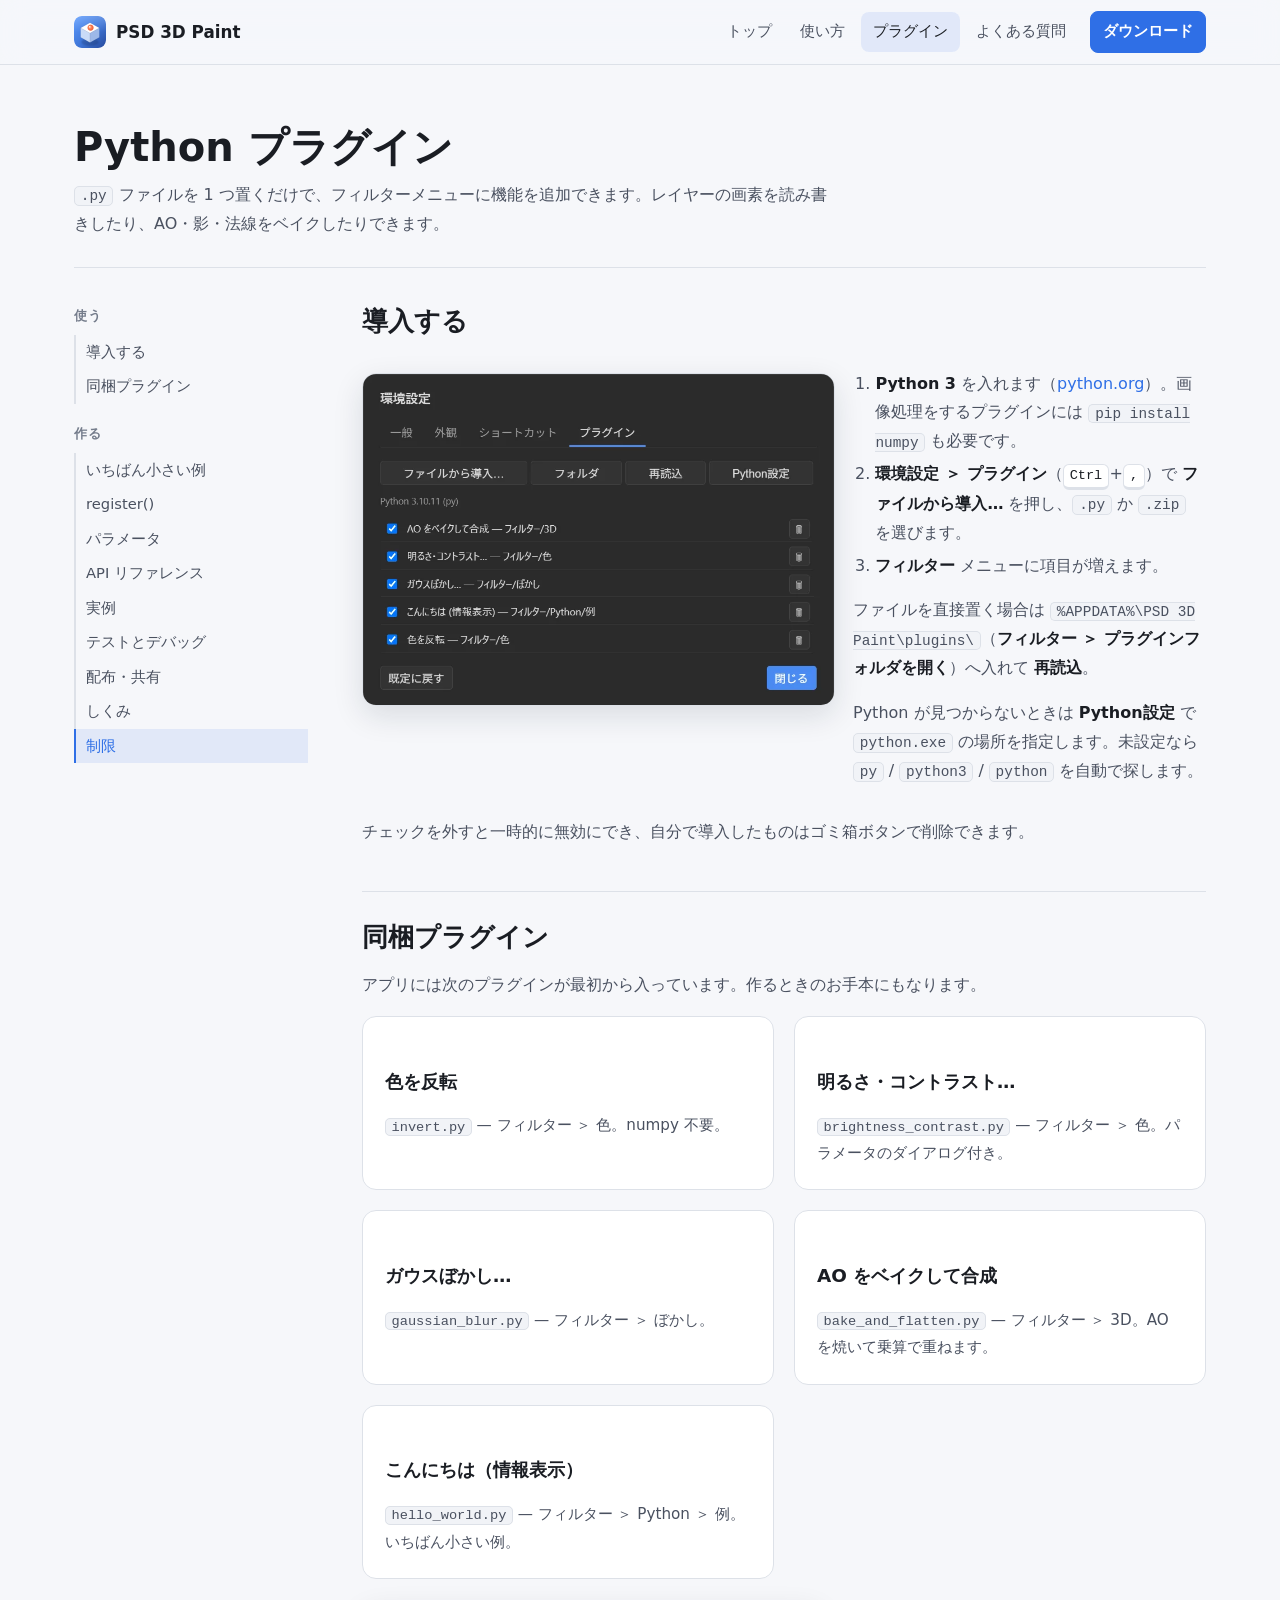
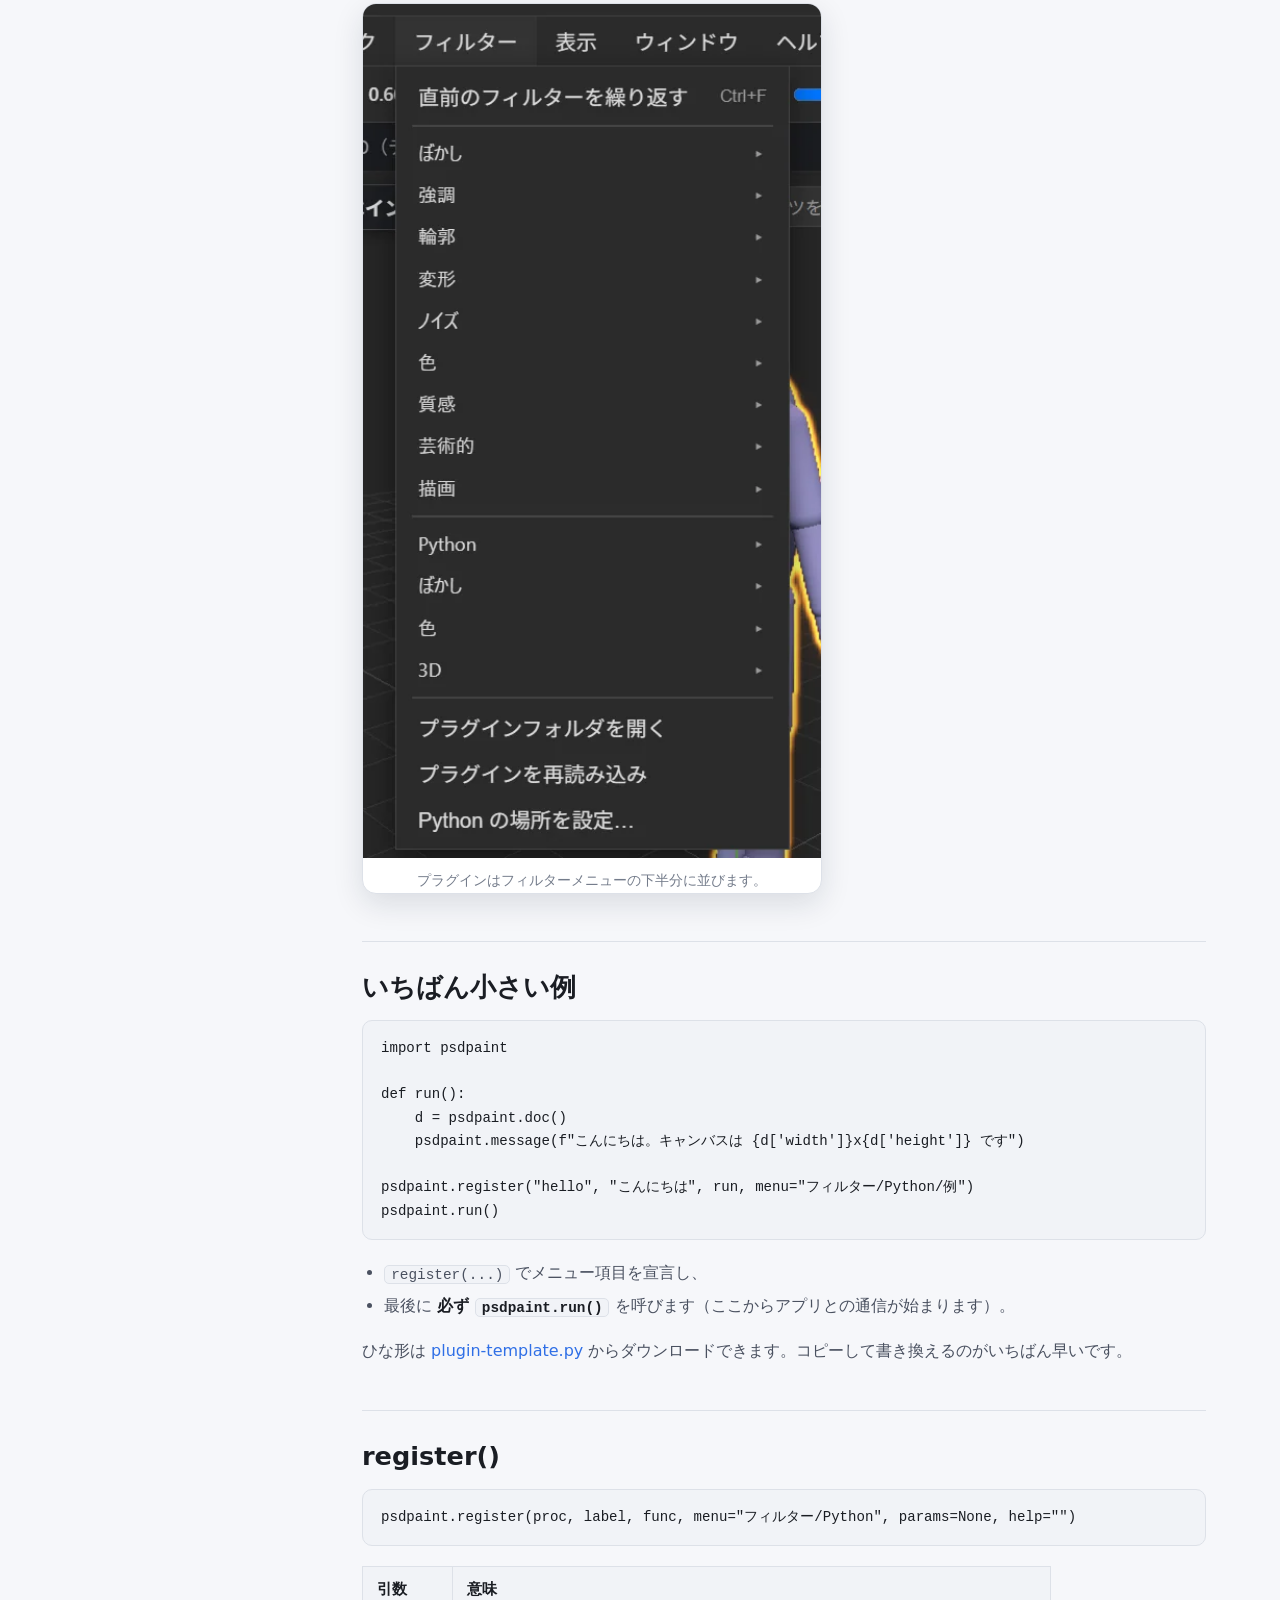
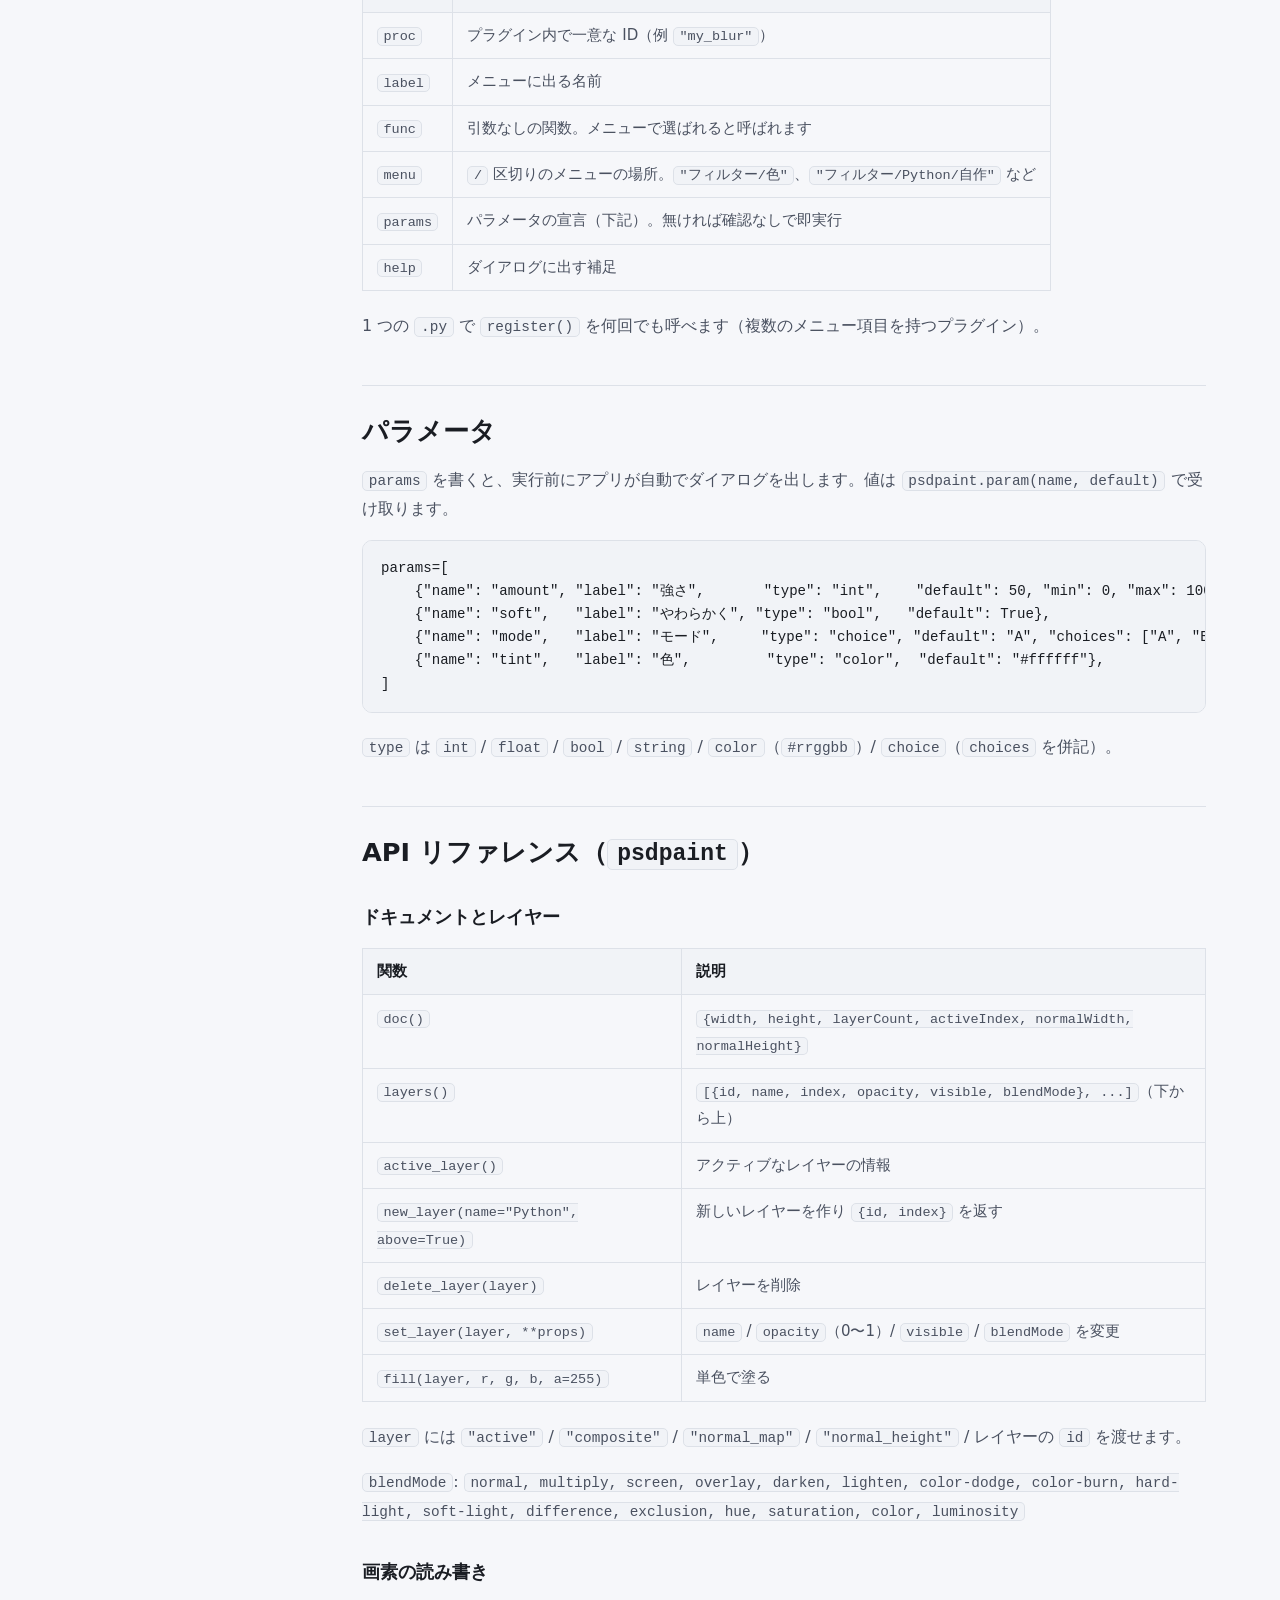
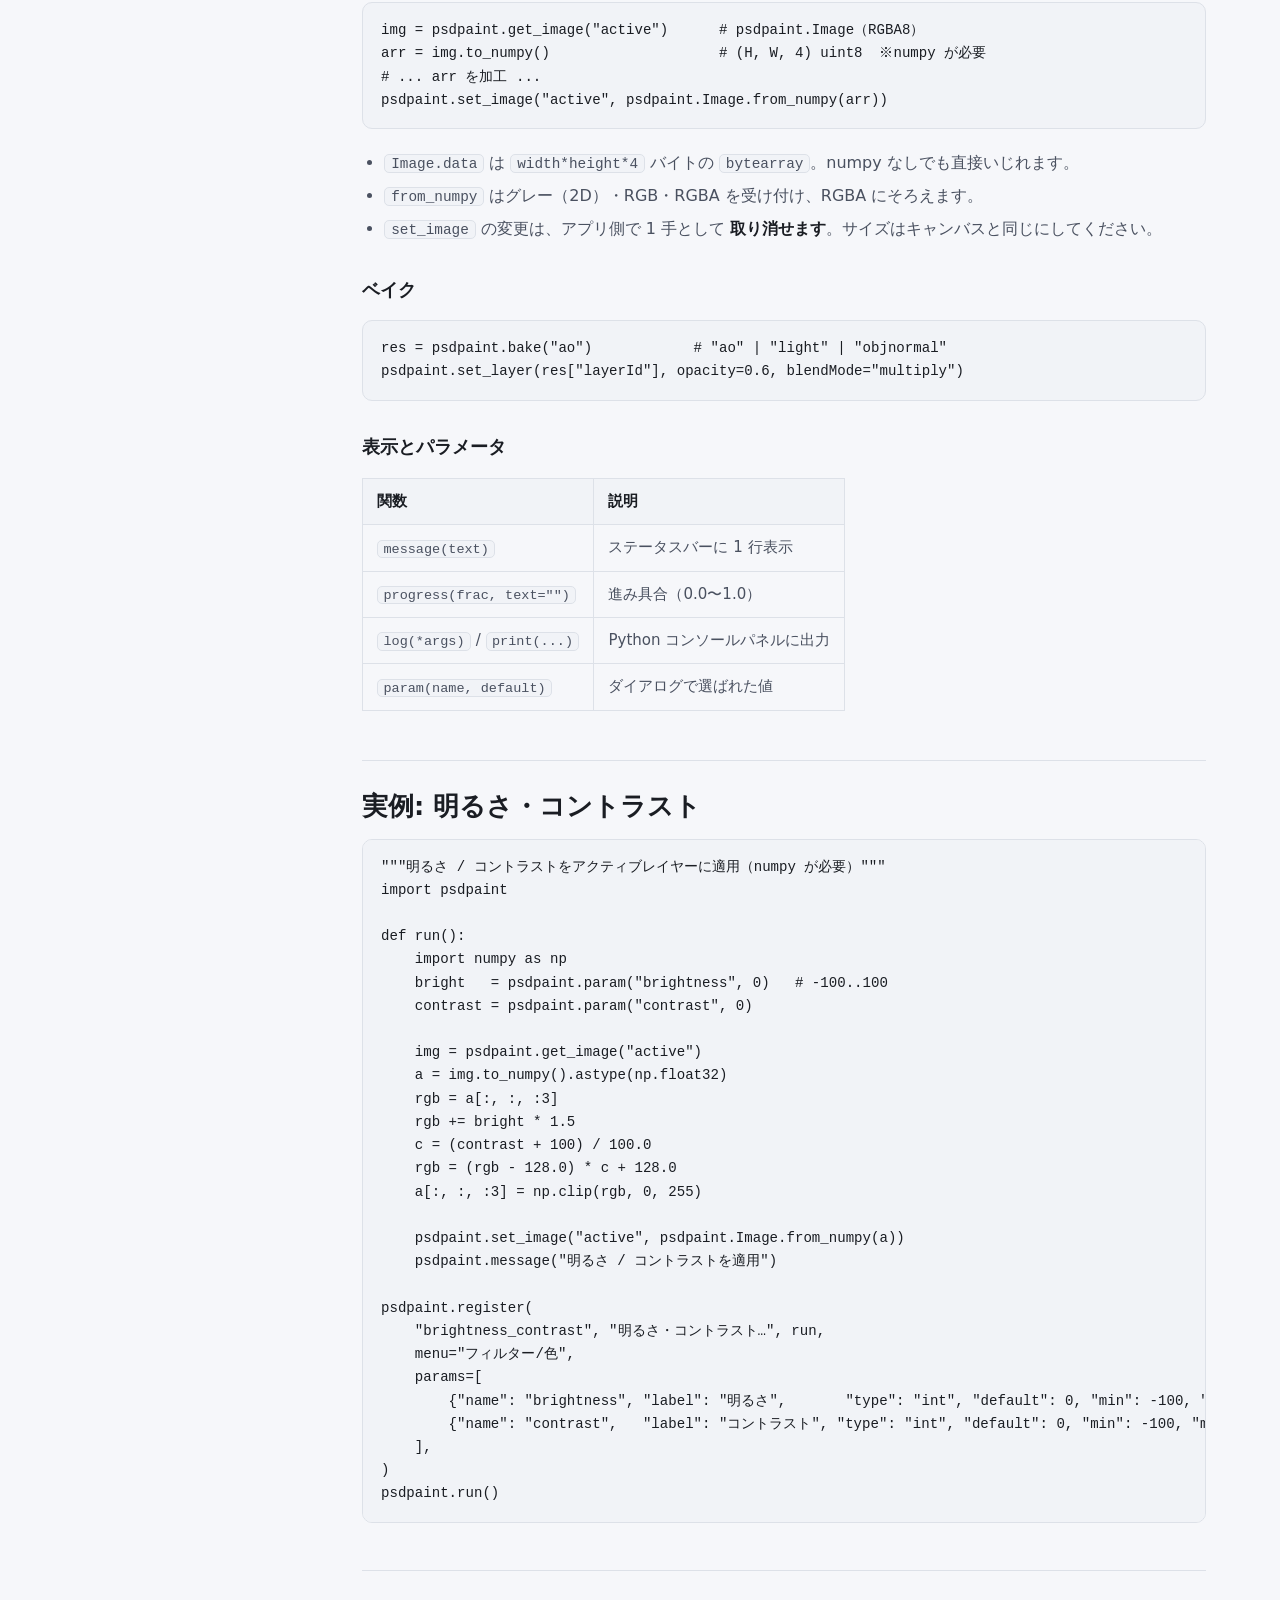
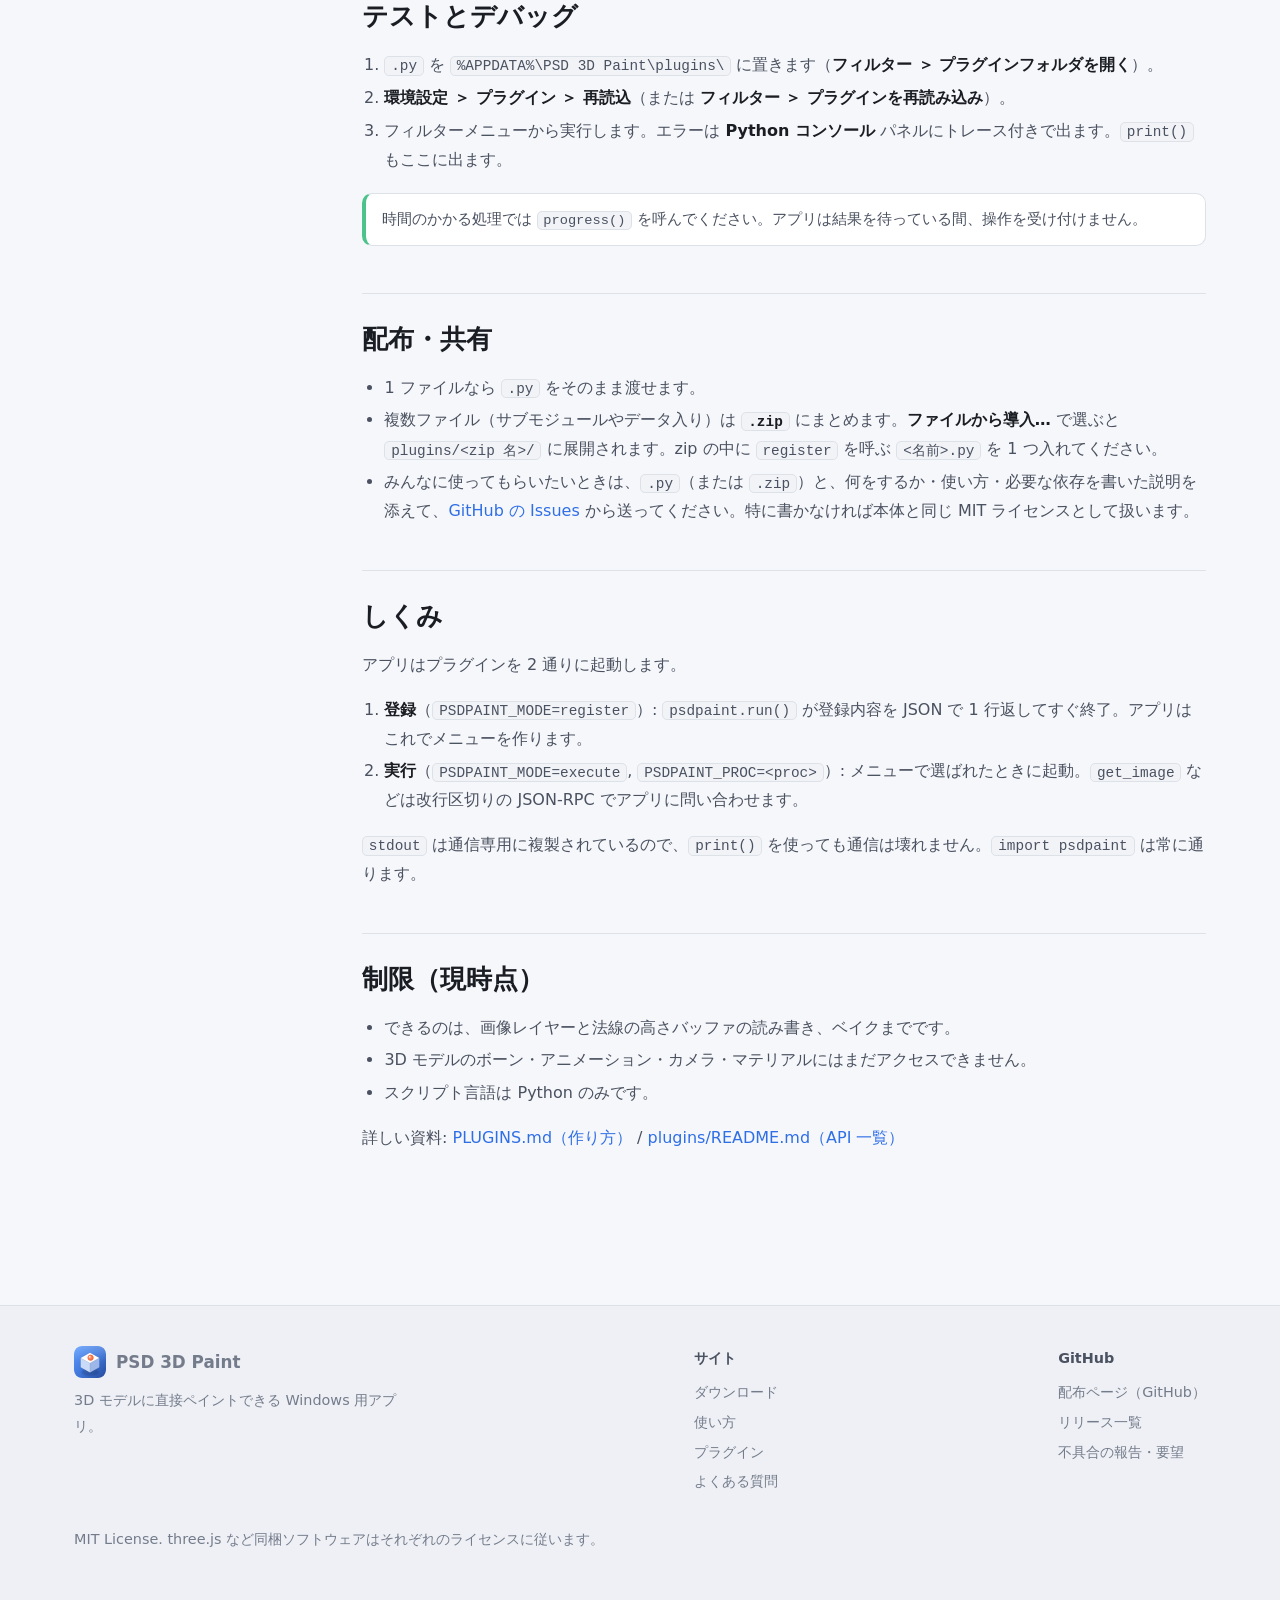
<file: plugins.html>
<!doctype html>
<html lang="ja">
<head>
  <meta charset="utf-8" />
  <meta name="viewport" content="width=device-width, initial-scale=1" />
  <title>プラグイン — PSD 3D Paint</title>
  <meta name="description" content="PSD 3D Paint の Python プラグイン。導入方法、同梱プラグイン、作り方（psdpaint SDK のリファレンス）、配布方法。" />
  <meta property="og:title" content="プラグイン — PSD 3D Paint" />
  <meta property="og:image" content="images/og.jpg" />
  <link rel="icon" href="images/favicon.png" />
  <link rel="stylesheet" href="assets/style.css" />
</head>
<body>
  <header class="site-header">
    <div class="wrap">
      <a class="brand" href="index.html"><img data-img="icon" src="images/icon-256.png" alt="" />PSD 3D Paint</a>
      <button class="nav-toggle" aria-label="メニュー" aria-expanded="false">☰</button>
      <nav class="nav">
        <a href="index.html">トップ</a>
        <a href="guide.html">使い方</a>
        <a href="plugins.html" class="active">プラグイン</a>
        <a href="faq.html">よくある質問</a>
        <a class="btn primary" href="download.html">ダウンロード</a>
      </nav>
    </div>
  </header>

  <main class="wrap">
    <div class="page-head">
      <h1>Python プラグイン</h1>
      <p><code>.py</code> ファイルを 1 つ置くだけで、フィルターメニューに機能を追加できます。レイヤーの画素を読み書きしたり、AO・影・法線をベイクしたりできます。</p>
    </div>

    <div class="docs">
      <aside class="toc" aria-label="目次">
        <p class="toc-title">使う</p>
        <ol>
          <li><a href="#install">導入する</a></li>
          <li><a href="#bundled">同梱プラグイン</a></li>
        </ol>
        <p class="toc-title" style="margin-top:18px">作る</p>
        <ol>
          <li><a href="#hello">いちばん小さい例</a></li>
          <li><a href="#register">register()</a></li>
          <li><a href="#params">パラメータ</a></li>
          <li><a href="#api">API リファレンス</a></li>
          <li><a href="#example">実例</a></li>
          <li><a href="#test">テストとデバッグ</a></li>
          <li><a href="#share">配布・共有</a></li>
          <li><a href="#how">しくみ</a></li>
          <li><a href="#limits">制限</a></li>
        </ol>
      </aside>

      <article class="content">
        <section id="install">
          <h2>導入する</h2>
          <div class="inline-shots">
            <figure class="shot" style="flex:1 1 420px"><img data-img="plugin-settings" src="images/plugin-settings.webp" width="840" height="591" loading="lazy" alt="環境設定のプラグインタブ。導入済みのプラグイン一覧と、ファイルから導入・フォルダ・再読込・Python設定ボタン" /></figure>
            <div style="flex:1 1 300px">
              <ol>
                <li><strong>Python 3</strong> を入れます（<a href="https://www.python.org/downloads/windows/" rel="noopener">python.org</a>）。画像処理をするプラグインには <code>pip install numpy</code> も必要です。</li>
                <li><strong>環境設定 ＞ プラグイン</strong>（<kbd>Ctrl</kbd>+<kbd>,</kbd>）で <strong>ファイルから導入…</strong> を押し、<code>.py</code> か <code>.zip</code> を選びます。</li>
                <li><strong>フィルター</strong> メニューに項目が増えます。</li>
              </ol>
              <p>ファイルを直接置く場合は <code>%APPDATA%\PSD 3D Paint\plugins\</code>（<strong>フィルター ＞ プラグインフォルダを開く</strong>）へ入れて <strong>再読込</strong>。</p>
              <p>Python が見つからないときは <strong>Python設定</strong> で <code>python.exe</code> の場所を指定します。未設定なら <code>py</code> / <code>python3</code> / <code>python</code> を自動で探します。</p>
            </div>
          </div>
          <p>チェックを外すと一時的に無効にでき、自分で導入したものはゴミ箱ボタンで削除できます。</p>
        </section>

        <section id="bundled">
          <h2>同梱プラグイン</h2>
          <p>アプリには次のプラグインが最初から入っています。作るときのお手本にもなります。</p>
          <div class="grid c2">
            <div class="card"><h3>色を反転</h3><p><code>invert.py</code> — フィルター ＞ 色。numpy 不要。</p></div>
            <div class="card"><h3>明るさ・コントラスト…</h3><p><code>brightness_contrast.py</code> — フィルター ＞ 色。パラメータのダイアログ付き。</p></div>
            <div class="card"><h3>ガウスぼかし…</h3><p><code>gaussian_blur.py</code> — フィルター ＞ ぼかし。</p></div>
            <div class="card"><h3>AO をベイクして合成</h3><p><code>bake_and_flatten.py</code> — フィルター ＞ 3D。AO を焼いて乗算で重ねます。</p></div>
            <div class="card"><h3>こんにちは（情報表示）</h3><p><code>hello_world.py</code> — フィルター ＞ Python ＞ 例。いちばん小さい例。</p></div>
          </div>
          <figure class="shot narrow" style="margin-top:24px"><img data-img="filter" src="images/filter-menu.webp" width="440" height="820" loading="lazy" alt="フィルターメニュー。下半分に Python / ぼかし / 色 / 3D のプラグイン項目" /><figcaption>プラグインはフィルターメニューの下半分に並びます。</figcaption></figure>
        </section>

        <section id="hello">
          <h2>いちばん小さい例</h2>
<pre><code>import psdpaint

def run():
    d = psdpaint.doc()
    psdpaint.message(f"こんにちは。キャンバスは {d['width']}x{d['height']} です")

psdpaint.register("hello", "こんにちは", run, menu="フィルター/Python/例")
psdpaint.run()</code></pre>
          <ul>
            <li><code>register(...)</code> でメニュー項目を宣言し、</li>
            <li>最後に <strong>必ず <code>psdpaint.run()</code></strong> を呼びます（ここからアプリとの通信が始まります）。</li>
          </ul>
          <p>ひな形は <a href="files/plugin-template.py" download>plugin-template.py</a> からダウンロードできます。コピーして書き換えるのがいちばん早いです。</p>
        </section>

        <section id="register">
          <h2>register()</h2>
<pre><code>psdpaint.register(proc, label, func, menu="フィルター/Python", params=None, help="")</code></pre>
          <table>
            <thead><tr><th>引数</th><th>意味</th></tr></thead>
            <tbody>
              <tr><td><code>proc</code></td><td>プラグイン内で一意な ID（例 <code>"my_blur"</code>）</td></tr>
              <tr><td><code>label</code></td><td>メニューに出る名前</td></tr>
              <tr><td><code>func</code></td><td>引数なしの関数。メニューで選ばれると呼ばれます</td></tr>
              <tr><td><code>menu</code></td><td><code>/</code> 区切りのメニューの場所。<code>"フィルター/色"</code>、<code>"フィルター/Python/自作"</code> など</td></tr>
              <tr><td><code>params</code></td><td>パラメータの宣言（下記）。無ければ確認なしで即実行</td></tr>
              <tr><td><code>help</code></td><td>ダイアログに出す補足</td></tr>
            </tbody>
          </table>
          <p>1 つの <code>.py</code> で <code>register()</code> を何回でも呼べます（複数のメニュー項目を持つプラグイン）。</p>
        </section>

        <section id="params">
          <h2>パラメータ</h2>
          <p><code>params</code> を書くと、実行前にアプリが自動でダイアログを出します。値は <code>psdpaint.param(name, default)</code> で受け取ります。</p>
<pre><code>params=[
    {"name": "amount", "label": "強さ",       "type": "int",    "default": 50, "min": 0, "max": 100},
    {"name": "soft",   "label": "やわらかく", "type": "bool",   "default": True},
    {"name": "mode",   "label": "モード",     "type": "choice", "default": "A", "choices": ["A", "B", "C"]},
    {"name": "tint",   "label": "色",         "type": "color",  "default": "#ffffff"},
]</code></pre>
          <p><code>type</code> は <code>int</code> / <code>float</code> / <code>bool</code> / <code>string</code> / <code>color</code>（<code>#rrggbb</code>）/ <code>choice</code>（<code>choices</code> を併記）。</p>
        </section>

        <section id="api">
          <h2>API リファレンス（<code>psdpaint</code>）</h2>
          <h3>ドキュメントとレイヤー</h3>
          <table>
            <thead><tr><th>関数</th><th>説明</th></tr></thead>
            <tbody>
              <tr><td><code>doc()</code></td><td><code>{width, height, layerCount, activeIndex, normalWidth, normalHeight}</code></td></tr>
              <tr><td><code>layers()</code></td><td><code>[{id, name, index, opacity, visible, blendMode}, ...]</code>（下から上）</td></tr>
              <tr><td><code>active_layer()</code></td><td>アクティブなレイヤーの情報</td></tr>
              <tr><td><code>new_layer(name="Python", above=True)</code></td><td>新しいレイヤーを作り <code>{id, index}</code> を返す</td></tr>
              <tr><td><code>delete_layer(layer)</code></td><td>レイヤーを削除</td></tr>
              <tr><td><code>set_layer(layer, **props)</code></td><td><code>name</code> / <code>opacity</code>（0〜1）/ <code>visible</code> / <code>blendMode</code> を変更</td></tr>
              <tr><td><code>fill(layer, r, g, b, a=255)</code></td><td>単色で塗る</td></tr>
            </tbody>
          </table>
          <p><code>layer</code> には <code>"active"</code> / <code>"composite"</code> / <code>"normal_map"</code> / <code>"normal_height"</code> / レイヤーの <code>id</code> を渡せます。</p>
          <p><code>blendMode</code>: <code>normal, multiply, screen, overlay, darken, lighten, color-dodge, color-burn, hard-light, soft-light, difference, exclusion, hue, saturation, color, luminosity</code></p>

          <h3>画素の読み書き</h3>
<pre><code>img = psdpaint.get_image("active")      # psdpaint.Image（RGBA8）
arr = img.to_numpy()                    # (H, W, 4) uint8  ※numpy が必要
# ... arr を加工 ...
psdpaint.set_image("active", psdpaint.Image.from_numpy(arr))</code></pre>
          <ul>
            <li><code>Image.data</code> は <code>width*height*4</code> バイトの <code>bytearray</code>。numpy なしでも直接いじれます。</li>
            <li><code>from_numpy</code> はグレー（2D）・RGB・RGBA を受け付け、RGBA にそろえます。</li>
            <li><code>set_image</code> の変更は、アプリ側で 1 手として <strong>取り消せます</strong>。サイズはキャンバスと同じにしてください。</li>
          </ul>

          <h3>ベイク</h3>
<pre><code>res = psdpaint.bake("ao")            # "ao" | "light" | "objnormal"
psdpaint.set_layer(res["layerId"], opacity=0.6, blendMode="multiply")</code></pre>

          <h3>表示とパラメータ</h3>
          <table>
            <thead><tr><th>関数</th><th>説明</th></tr></thead>
            <tbody>
              <tr><td><code>message(text)</code></td><td>ステータスバーに 1 行表示</td></tr>
              <tr><td><code>progress(frac, text="")</code></td><td>進み具合（0.0〜1.0）</td></tr>
              <tr><td><code>log(*args)</code> / <code>print(...)</code></td><td>Python コンソールパネルに出力</td></tr>
              <tr><td><code>param(name, default)</code></td><td>ダイアログで選ばれた値</td></tr>
            </tbody>
          </table>
        </section>

        <section id="example">
          <h2>実例: 明るさ・コントラスト</h2>
<pre><code>"""明るさ / コントラストをアクティブレイヤーに適用（numpy が必要）"""
import psdpaint

def run():
    import numpy as np
    bright   = psdpaint.param("brightness", 0)   # -100..100
    contrast = psdpaint.param("contrast", 0)

    img = psdpaint.get_image("active")
    a = img.to_numpy().astype(np.float32)
    rgb = a[:, :, :3]
    rgb += bright * 1.5
    c = (contrast + 100) / 100.0
    rgb = (rgb - 128.0) * c + 128.0
    a[:, :, :3] = np.clip(rgb, 0, 255)

    psdpaint.set_image("active", psdpaint.Image.from_numpy(a))
    psdpaint.message("明るさ / コントラストを適用")

psdpaint.register(
    "brightness_contrast", "明るさ・コントラスト…", run,
    menu="フィルター/色",
    params=[
        {"name": "brightness", "label": "明るさ",       "type": "int", "default": 0, "min": -100, "max": 100},
        {"name": "contrast",   "label": "コントラスト", "type": "int", "default": 0, "min": -100, "max": 100},
    ],
)
psdpaint.run()</code></pre>
        </section>

        <section id="test">
          <h2>テストとデバッグ</h2>
          <ol>
            <li><code>.py</code> を <code>%APPDATA%\PSD 3D Paint\plugins\</code> に置きます（<strong>フィルター ＞ プラグインフォルダを開く</strong>）。</li>
            <li><strong>環境設定 ＞ プラグイン ＞ 再読込</strong>（または <strong>フィルター ＞ プラグインを再読み込み</strong>）。</li>
            <li>フィルターメニューから実行します。エラーは <strong>Python コンソール</strong> パネルにトレース付きで出ます。<code>print()</code> もここに出ます。</li>
          </ol>
          <div class="tip">時間のかかる処理では <code>progress()</code> を呼んでください。アプリは結果を待っている間、操作を受け付けません。</div>
        </section>

        <section id="share">
          <h2>配布・共有</h2>
          <ul>
            <li>1 ファイルなら <code>.py</code> をそのまま渡せます。</li>
            <li>複数ファイル（サブモジュールやデータ入り）は <strong><code>.zip</code></strong> にまとめます。<strong>ファイルから導入…</strong> で選ぶと <code>plugins/&lt;zip 名&gt;/</code> に展開されます。zip の中に <code>register</code> を呼ぶ <code>&lt;名前&gt;.py</code> を 1 つ入れてください。</li>
            <li>みんなに使ってもらいたいときは、<code>.py</code>（または <code>.zip</code>）と、何をするか・使い方・必要な依存を書いた説明を添えて、<a class="gh-link" data-gh="issues">GitHub の Issues</a> から送ってください。特に書かなければ本体と同じ MIT ライセンスとして扱います。</li>
          </ul>
        </section>

        <section id="how">
          <h2>しくみ</h2>
          <p>アプリはプラグインを 2 通りに起動します。</p>
          <ol>
            <li><strong>登録</strong>（<code>PSDPAINT_MODE=register</code>）: <code>psdpaint.run()</code> が登録内容を JSON で 1 行返してすぐ終了。アプリはこれでメニューを作ります。</li>
            <li><strong>実行</strong>（<code>PSDPAINT_MODE=execute</code>, <code>PSDPAINT_PROC=&lt;proc&gt;</code>）: メニューで選ばれたときに起動。<code>get_image</code> などは改行区切りの JSON-RPC でアプリに問い合わせます。</li>
          </ol>
          <p><code>stdout</code> は通信専用に複製されているので、<code>print()</code> を使っても通信は壊れません。<code>import psdpaint</code> は常に通ります。</p>
        </section>

        <section id="limits">
          <h2>制限（現時点）</h2>
          <ul>
            <li>できるのは、画像レイヤーと法線の高さバッファの読み書き、ベイクまでです。</li>
            <li>3D モデルのボーン・アニメーション・カメラ・マテリアルにはまだアクセスできません。</li>
            <li>スクリプト言語は Python のみです。</li>
          </ul>
          <p>詳しい資料: <a href="files/PLUGINS.txt">PLUGINS.md（作り方）</a> / <a href="files/plugins-README.txt">plugins/README.md（API 一覧）</a></p>
        </section>
      </article>
    </div>
  </main>

  <footer class="site-footer">
    <div class="wrap">
      <div class="cols">
        <div>
          <a class="brand" href="index.html"><img data-img="icon" src="images/icon-256.png" alt="" />PSD 3D Paint</a>
          <p style="margin:10px 0 0;max-width:340px">3D モデルに直接ペイントできる Windows 用アプリ。</p>
        </div>
        <div><h4>サイト</h4><ul><li><a href="download.html">ダウンロード</a></li><li><a href="guide.html">使い方</a></li><li><a href="plugins.html">プラグイン</a></li><li><a href="faq.html">よくある質問</a></li></ul></div>
        <div><h4>GitHub</h4><ul><li><a class="gh-link" data-gh="repo">配布ページ（GitHub）</a></li><li><a class="gh-link" data-gh="releases">リリース一覧</a></li><li><a class="gh-link" data-gh="issues">不具合の報告・要望</a></li></ul></div>
      </div>
      <p class="fine">MIT License. three.js など同梱ソフトウェアはそれぞれのライセンスに従います。</p>
    </div>
  </footer>
  <script src="assets/config.js"></script>
  <script src="assets/images.js"></script>
  <script src="assets/site.js"></script>
</body>
</html>
</file>
<file: assets/style.css>
/* PSD 3D Paint — website styles (no build step; plain CSS) */
:root {
  --bg: #121418;
  --bg-2: #181b21;
  --panel: #1e222a;
  --panel-2: #252a33;
  --line: #2f3540;
  --text: #e8ebf0;
  --text-2: #aab2bf;
  --text-3: #7d8696;
  --accent: #4d8dff;
  --accent-2: #7aa9ff;
  --accent-soft: rgba(77, 141, 255, 0.14);
  --pink: #ff8fb1;
  --gold: #ffd27a;
  --cyan: #7ad7ff;
  --ok: #4cc38a;
  --warn: #f0b44c;
  --code-bg: #0d0f13;
  --shadow: 0 10px 40px rgba(0, 0, 0, 0.45);
  --radius: 14px;
  --maxw: 1180px;
  color-scheme: dark;
}
@media (prefers-color-scheme: light) {
  :root:not([data-theme="dark"]) {
    --bg: #f6f7fa;
    --bg-2: #eef0f5;
    --panel: #ffffff;
    --panel-2: #f1f3f7;
    --line: #dde1e8;
    --text: #1a1d23;
    --text-2: #4a5160;
    --text-3: #747c8b;
    --accent: #2f6fe6;
    --accent-2: #2f6fe6;
    --accent-soft: rgba(47, 111, 230, 0.1);
    --code-bg: #f1f3f7;
    --shadow: 0 10px 30px rgba(20, 30, 50, 0.12);
    color-scheme: light;
  }
}
:root[data-theme="light"] {
  --bg: #f6f7fa; --bg-2: #eef0f5; --panel: #ffffff; --panel-2: #f1f3f7; --line: #dde1e8;
  --text: #1a1d23; --text-2: #4a5160; --text-3: #747c8b; --accent: #2f6fe6; --accent-2: #2f6fe6;
  --accent-soft: rgba(47, 111, 230, 0.1); --code-bg: #f1f3f7; --shadow: 0 10px 30px rgba(20, 30, 50, 0.12);
  color-scheme: light;
}

* { box-sizing: border-box; }
html { scroll-behavior: smooth; scroll-padding-top: 76px; }
body {
  margin: 0;
  background: var(--bg);
  color: var(--text);
  font-family: "Noto Sans JP", "Yu Gothic UI", "Hiragino Sans", "Meiryo", system-ui, sans-serif;
  font-size: 16px;
  line-height: 1.8;
  -webkit-font-smoothing: antialiased;
  overflow-x: hidden;
}
img { max-width: 100%; height: auto; display: block; }
a { color: var(--accent-2); text-decoration: none; }
a:hover { text-decoration: underline; }
code, kbd, pre { font-family: "Cascadia Code", Consolas, "BIZ UDGothic", monospace; }
code { background: var(--panel-2); border: 1px solid var(--line); border-radius: 5px; padding: 0.05em 0.4em; font-size: 0.9em; }
kbd {
  display: inline-block; min-width: 1.6em; text-align: center;
  background: var(--panel); border: 1px solid var(--line); border-bottom-width: 3px;
  border-radius: 6px; padding: 0 0.45em; font-size: 0.85em; line-height: 1.6; color: var(--text);
}
pre {
  background: var(--code-bg); border: 1px solid var(--line); border-radius: 10px;
  padding: 16px 18px; overflow-x: auto; font-size: 0.88rem; line-height: 1.65; margin: 1em 0 1.4em;
}
pre code { background: none; border: 0; padding: 0; font-size: inherit; }
.wrap { max-width: var(--maxw); margin: 0 auto; padding: 0 24px; }
@media (max-width: 640px) { .wrap { padding: 0 16px; } }

/* ---------------------------------------------------------------- header */
.site-header {
  position: sticky; top: 0; z-index: 50;
  background: color-mix(in srgb, var(--bg) 82%, transparent);
  backdrop-filter: saturate(160%) blur(12px);
  border-bottom: 1px solid var(--line);
}
.site-header .wrap { display: flex; align-items: center; gap: 20px; height: 64px; }
.brand { display: flex; align-items: center; gap: 10px; color: var(--text); font-weight: 700; font-size: 1.05rem; white-space: nowrap; }
.brand:hover { text-decoration: none; }
.brand img { width: 32px; height: 32px; border-radius: 8px; }
.nav { display: flex; gap: 4px; margin-left: auto; align-items: center; }
.nav a { color: var(--text-2); padding: 6px 12px; border-radius: 8px; font-size: 0.95rem; white-space: nowrap; }
.nav a:hover { background: var(--panel-2); color: var(--text); text-decoration: none; }
.nav a.active { color: var(--text); background: var(--accent-soft); }
.nav .btn { margin-left: 8px; }
.nav-toggle { display: none; margin-left: auto; background: none; border: 1px solid var(--line); color: var(--text); border-radius: 8px; padding: 6px 10px; font-size: 1rem; cursor: pointer; }
@media (max-width: 860px) {
  .nav-toggle { display: block; }
  .nav {
    display: none; position: absolute; top: 64px; left: 0; right: 0; flex-direction: column; align-items: stretch;
    background: var(--bg); border-bottom: 1px solid var(--line); padding: 10px 16px 16px; gap: 2px;
  }
  .nav.open { display: flex; }
  .nav .btn { margin: 8px 0 0; text-align: center; }
}

/* ---------------------------------------------------------------- buttons */
.btn {
  display: inline-flex; align-items: center; justify-content: center; gap: 8px;
  padding: 10px 20px; border-radius: 10px; font-weight: 600; font-size: 0.98rem;
  border: 1px solid var(--line); background: var(--panel); color: var(--text); cursor: pointer;
  transition: transform 0.12s ease, background 0.12s ease, border-color 0.12s ease;
}
.btn:hover { text-decoration: none; border-color: var(--text-3); transform: translateY(-1px); }
.btn.primary { background: var(--accent); border-color: var(--accent); color: #fff; }
.btn.primary:hover { background: color-mix(in srgb, var(--accent) 88%, white); }
.btn.big { padding: 14px 26px; font-size: 1.05rem; border-radius: 12px; }
.btn small { font-weight: 400; opacity: 0.8; }
.btn-row { display: flex; flex-wrap: wrap; gap: 12px; }

/* ---------------------------------------------------------------- hero */
.hero { position: relative; padding: 72px 0 40px; overflow: hidden; }
.hero::before {
  content: ""; position: absolute; inset: -40% -10% auto -10%; height: 680px; z-index: -1;
  background:
    radial-gradient(40% 50% at 20% 40%, rgba(255, 143, 177, 0.20), transparent 70%),
    radial-gradient(40% 50% at 55% 30%, rgba(255, 210, 122, 0.14), transparent 70%),
    radial-gradient(40% 50% at 85% 40%, rgba(122, 215, 255, 0.18), transparent 70%);
}
.hero h1 { font-size: clamp(2rem, 5vw, 3.4rem); line-height: 1.25; margin: 0 0 18px; letter-spacing: 0.01em; }
.hero h1 .grad { background: linear-gradient(90deg, var(--pink), var(--gold), var(--cyan)); -webkit-background-clip: text; background-clip: text; color: transparent; }
.hero .lead { font-size: clamp(1rem, 2vw, 1.2rem); color: var(--text-2); max-width: 720px; margin: 0 0 28px; }
.hero .meta { margin-top: 14px; color: var(--text-3); font-size: 0.9rem; }
.hero-shot { margin-top: 48px; }
.shot {
  border-radius: var(--radius); border: 1px solid var(--line); box-shadow: var(--shadow);
  overflow: hidden; background: var(--panel);
}
.shot img { width: 100%; }
figure { margin: 1.4em 0; }
figcaption { color: var(--text-3); font-size: 0.88rem; margin-top: 10px; text-align: center; }

/* ---------------------------------------------------------------- sections */
section.block { padding: 72px 0; }
section.block.alt { background: var(--bg-2); border-top: 1px solid var(--line); border-bottom: 1px solid var(--line); }
.eyebrow { color: var(--accent-2); font-weight: 700; font-size: 0.85rem; letter-spacing: 0.08em; text-transform: uppercase; margin: 0 0 8px; }
h2.title { font-size: clamp(1.5rem, 3.2vw, 2.2rem); line-height: 1.35; margin: 0 0 14px; }
p.sub { color: var(--text-2); max-width: 760px; margin: 0 0 36px; }

.grid { display: grid; gap: 20px; }
.grid.c2 { grid-template-columns: repeat(2, minmax(0, 1fr)); }
.grid.c3 { grid-template-columns: repeat(3, minmax(0, 1fr)); }
.grid.c4 { grid-template-columns: repeat(4, minmax(0, 1fr)); }
@media (max-width: 960px) { .grid.c3, .grid.c4 { grid-template-columns: repeat(2, minmax(0, 1fr)); } }
@media (max-width: 640px) { .grid.c2, .grid.c3, .grid.c4 { grid-template-columns: 1fr; } }

.card {
  background: var(--panel); border: 1px solid var(--line); border-radius: var(--radius);
  padding: 22px; display: flex; flex-direction: column; gap: 8px; min-width: 0;
}
.card h3 { margin: 0; font-size: 1.12rem; line-height: 1.45; }
.card p { margin: 0; color: var(--text-2); font-size: 0.95rem; }
.card .ico { width: 40px; height: 40px; border-radius: 10px; display: grid; place-items: center; background: var(--accent-soft); color: var(--accent-2); font-size: 1.25rem; }
.card.media { padding: 0; overflow: hidden; }
.card.media .body { padding: 18px 22px 22px; display: flex; flex-direction: column; gap: 6px; }
.card.media img { border-bottom: 1px solid var(--line); aspect-ratio: 16 / 9; object-fit: cover; object-position: center; }

/* alternating feature rows */
.feature { display: grid; grid-template-columns: 1fr 1.25fr; gap: 48px; align-items: center; padding: 36px 0; }
.feature.rev { grid-template-columns: 1.25fr 1fr; }
.feature.rev .text { order: 2; }
.feature h3 { font-size: clamp(1.25rem, 2.4vw, 1.6rem); margin: 0 0 12px; line-height: 1.4; }
.feature p, .feature li { color: var(--text-2); }
.feature ul { padding-left: 1.2em; margin: 0.6em 0 0; }
@media (max-width: 860px) {
  .feature, .feature.rev { grid-template-columns: 1fr; gap: 20px; }
  .feature.rev .text { order: 0; }
}

.steps { counter-reset: step; display: grid; gap: 18px; grid-template-columns: repeat(3, minmax(0, 1fr)); }
.steps .card::before {
  counter-increment: step; content: counter(step);
  width: 34px; height: 34px; border-radius: 50%; display: grid; place-items: center;
  background: var(--accent); color: #fff; font-weight: 700;
}
@media (max-width: 860px) { .steps { grid-template-columns: 1fr; } }

.tags { display: flex; flex-wrap: wrap; gap: 8px; }
.tag { border: 1px solid var(--line); background: var(--panel); border-radius: 999px; padding: 2px 12px; font-size: 0.85rem; color: var(--text-2); }

.cta {
  text-align: center; padding: 56px 24px; border-radius: 20px; border: 1px solid var(--line);
  background: linear-gradient(135deg, rgba(255, 143, 177, 0.12), rgba(122, 215, 255, 0.12)), var(--panel);
}
.cta h2 { margin: 0 0 10px; font-size: clamp(1.4rem, 3vw, 2rem); }
.cta p { color: var(--text-2); margin: 0 0 24px; }
.cta .btn-row { justify-content: center; }

/* ---------------------------------------------------------------- page head */
.page-head { padding: 56px 0 28px; border-bottom: 1px solid var(--line); }
.page-head h1 { margin: 0 0 8px; font-size: clamp(1.7rem, 4vw, 2.5rem); line-height: 1.3; }
.page-head p { margin: 0; color: var(--text-2); max-width: 760px; }

/* ---------------------------------------------------------------- docs layout */
.docs { display: grid; grid-template-columns: 240px minmax(0, 1fr); gap: 48px; padding: 36px 0 80px; }
.toc { position: sticky; top: 84px; align-self: start; max-height: calc(100vh - 100px); overflow: auto; font-size: 0.92rem; padding-right: 6px; }
.toc .toc-title { font-weight: 700; color: var(--text-3); font-size: 0.8rem; letter-spacing: 0.08em; margin: 0 0 8px; }
.toc ol, .toc ul { list-style: none; margin: 0; padding: 0; }
.toc a { display: block; color: var(--text-2); padding: 4px 10px; border-left: 2px solid var(--line); }
.toc a:hover { color: var(--text); text-decoration: none; border-left-color: var(--text-3); }
.toc a.current { color: var(--accent-2); border-left-color: var(--accent); background: var(--accent-soft); }
@media (max-width: 960px) {
  .docs { grid-template-columns: 1fr; gap: 16px; }
  .toc { position: static; max-height: none; border: 1px solid var(--line); border-radius: 12px; padding: 14px; background: var(--panel); }
}
.content { min-width: 0; }
.content > section { padding-bottom: 28px; margin-bottom: 28px; border-bottom: 1px solid var(--line); }
.content > section:last-child { border-bottom: 0; }
.content h2 { font-size: 1.6rem; margin: 0 0 14px; line-height: 1.4; }
.content h3 { font-size: 1.15rem; margin: 1.6em 0 0.5em; }
.content p, .content li { color: var(--text-2); }
.content strong { color: var(--text); }
.content ul, .content ol { padding-left: 1.4em; }
.content li { margin: 0.25em 0; }
.content .shot { margin: 1.2em 0; }
.content .shot.narrow { max-width: 460px; }
.content .shot.mid { max-width: 760px; }
.inline-shots { display: flex; flex-wrap: wrap; gap: 18px; align-items: flex-start; }
.inline-shots figure { margin: 0; flex: 1 1 260px; }

table { width: 100%; border-collapse: collapse; margin: 1em 0 1.4em; font-size: 0.94rem; display: block; overflow-x: auto; }
thead { background: var(--panel-2); }
th, td { text-align: left; padding: 9px 14px; border: 1px solid var(--line); vertical-align: top; }
th { font-weight: 600; white-space: nowrap; }
td { color: var(--text-2); }
table.keys td:first-child { white-space: nowrap; }

.note, .tip, .warn {
  border: 1px solid var(--line); border-left: 4px solid var(--accent); background: var(--panel);
  border-radius: 10px; padding: 12px 16px; margin: 1.2em 0; color: var(--text-2); font-size: 0.95rem;
}
.tip { border-left-color: var(--ok); }
.warn { border-left-color: var(--warn); }
.note strong, .tip strong, .warn strong { color: var(--text); }

/* ---------------------------------------------------------------- download */
.dl-grid { display: grid; grid-template-columns: repeat(2, minmax(0, 1fr)); gap: 20px; }
@media (max-width: 760px) { .dl-grid { grid-template-columns: 1fr; } }
.dl-card { position: relative; padding: 28px; gap: 12px; }
.dl-card.recommended { border-color: var(--accent); box-shadow: 0 0 0 1px var(--accent) inset; }
.dl-card .badge { position: absolute; top: -12px; left: 24px; background: var(--accent); color: #fff; font-size: 0.8rem; font-weight: 700; padding: 3px 12px; border-radius: 999px; }
.dl-card .file { font-family: Consolas, monospace; font-size: 0.85rem; color: var(--text-3); word-break: break-all; }
.dl-card ul { margin: 4px 0 8px; padding-left: 1.2em; color: var(--text-2); font-size: 0.95rem; }
.release-info { display: flex; flex-wrap: wrap; gap: 8px 22px; color: var(--text-2); font-size: 0.95rem; margin: 0 0 26px; }
.release-info b { color: var(--text); }
.notice { border: 1px dashed var(--warn); color: var(--text-2); background: color-mix(in srgb, var(--warn) 8%, transparent); border-radius: 12px; padding: 14px 18px; margin: 0 0 24px; }
.notice[hidden] { display: none; }

/* ---------------------------------------------------------------- faq */
details.qa { border: 1px solid var(--line); border-radius: 12px; background: var(--panel); margin: 0 0 12px; }
details.qa summary { cursor: pointer; padding: 16px 20px; font-weight: 600; list-style: none; display: flex; gap: 10px; align-items: flex-start; }
details.qa summary::-webkit-details-marker { display: none; }
details.qa summary::before { content: "Q"; color: var(--accent-2); font-weight: 800; flex: 0 0 auto; }
details.qa summary::after { content: "+"; margin-left: auto; color: var(--text-3); font-weight: 400; font-size: 1.2rem; line-height: 1.4; }
details.qa[open] summary::after { content: "−"; }
details.qa .a { padding: 0 20px 16px 44px; color: var(--text-2); }
details.qa .a p { margin: 0.4em 0; }
h2.faq-group { font-size: 1.2rem; margin: 36px 0 14px; color: var(--text); }

/* ---------------------------------------------------------------- footer */
.site-footer { border-top: 1px solid var(--line); padding: 40px 0 48px; color: var(--text-3); font-size: 0.9rem; background: var(--bg-2); }
.site-footer .cols { display: flex; flex-wrap: wrap; gap: 28px 56px; justify-content: space-between; }
.site-footer h4 { color: var(--text-2); margin: 0 0 8px; font-size: 0.9rem; }
.site-footer ul { list-style: none; margin: 0; padding: 0; }
.site-footer li { margin: 4px 0; }
.site-footer a { color: var(--text-3); }
.site-footer a:hover { color: var(--text); }
.site-footer .fine { margin-top: 28px; }

.gh-link[data-missing] { opacity: 0.5; pointer-events: none; }
.sr-only { position: absolute; width: 1px; height: 1px; overflow: hidden; clip: rect(0 0 0 0); }
</file>
